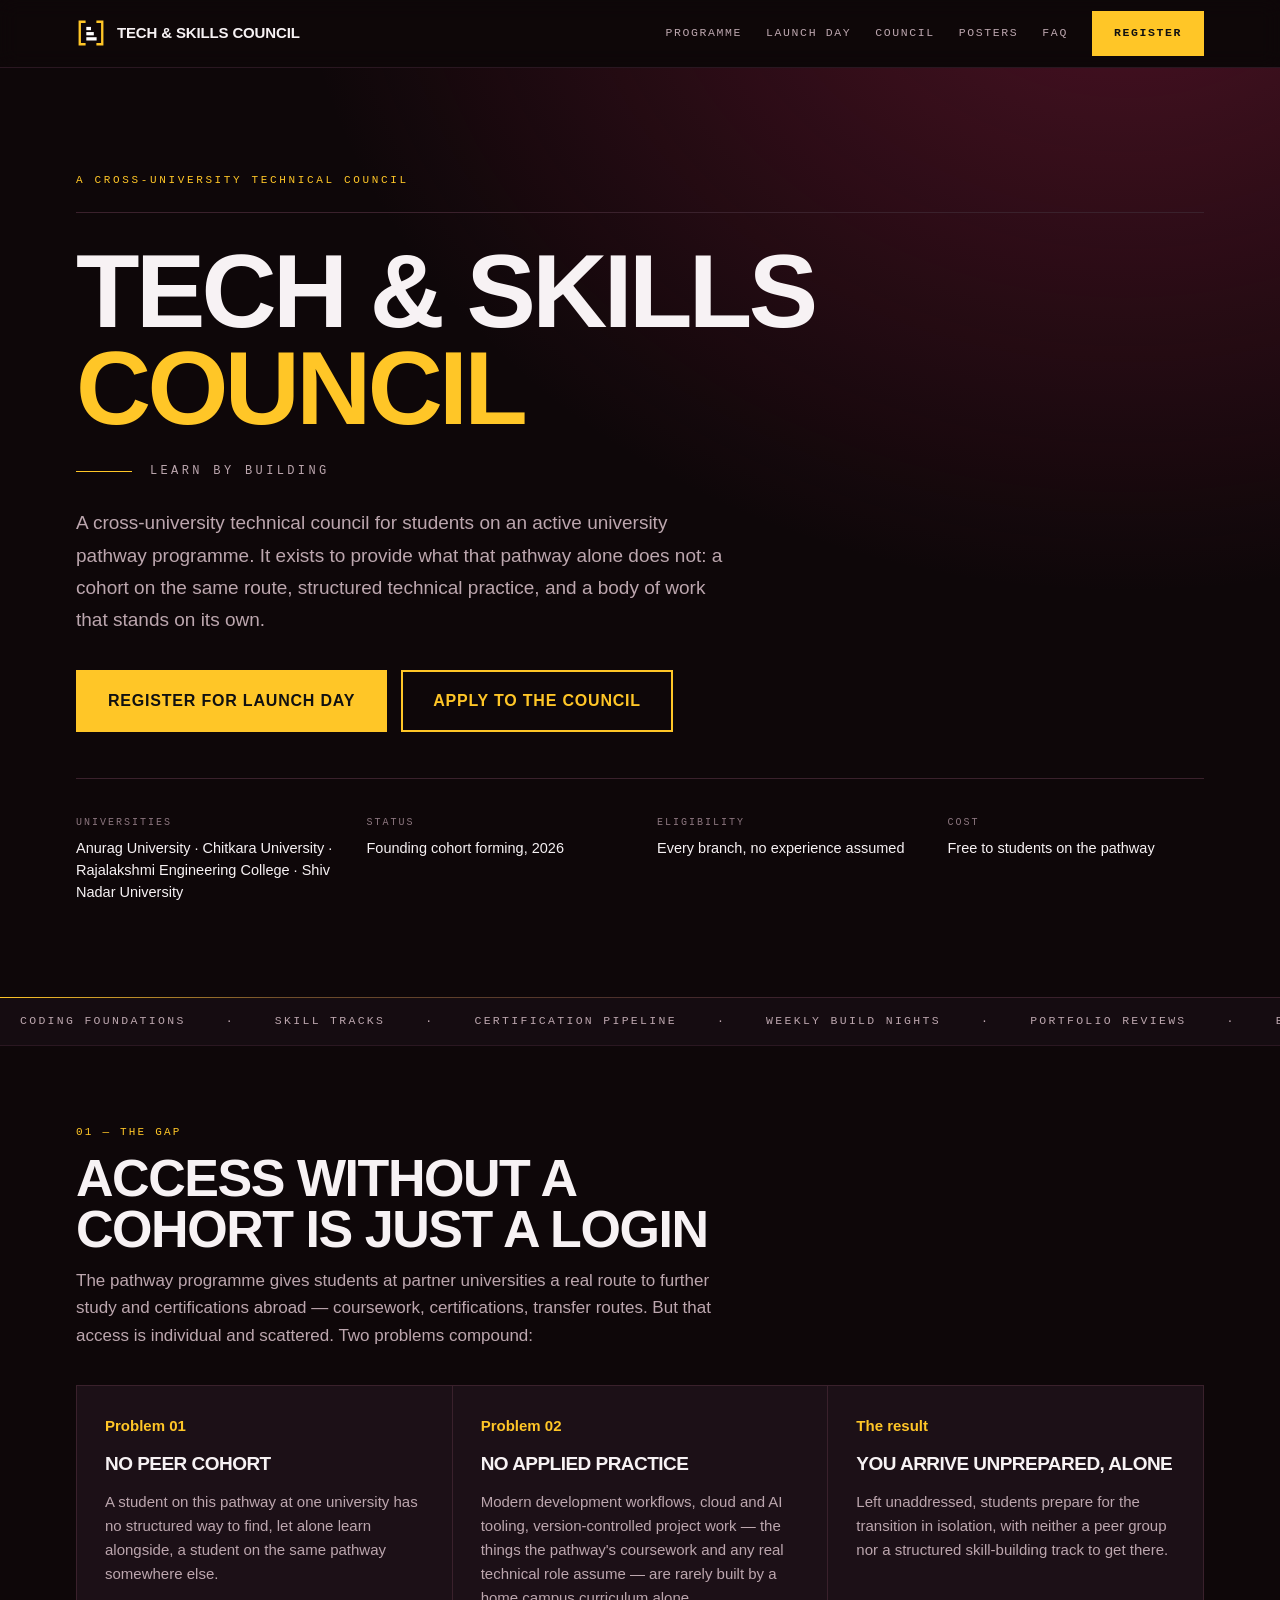
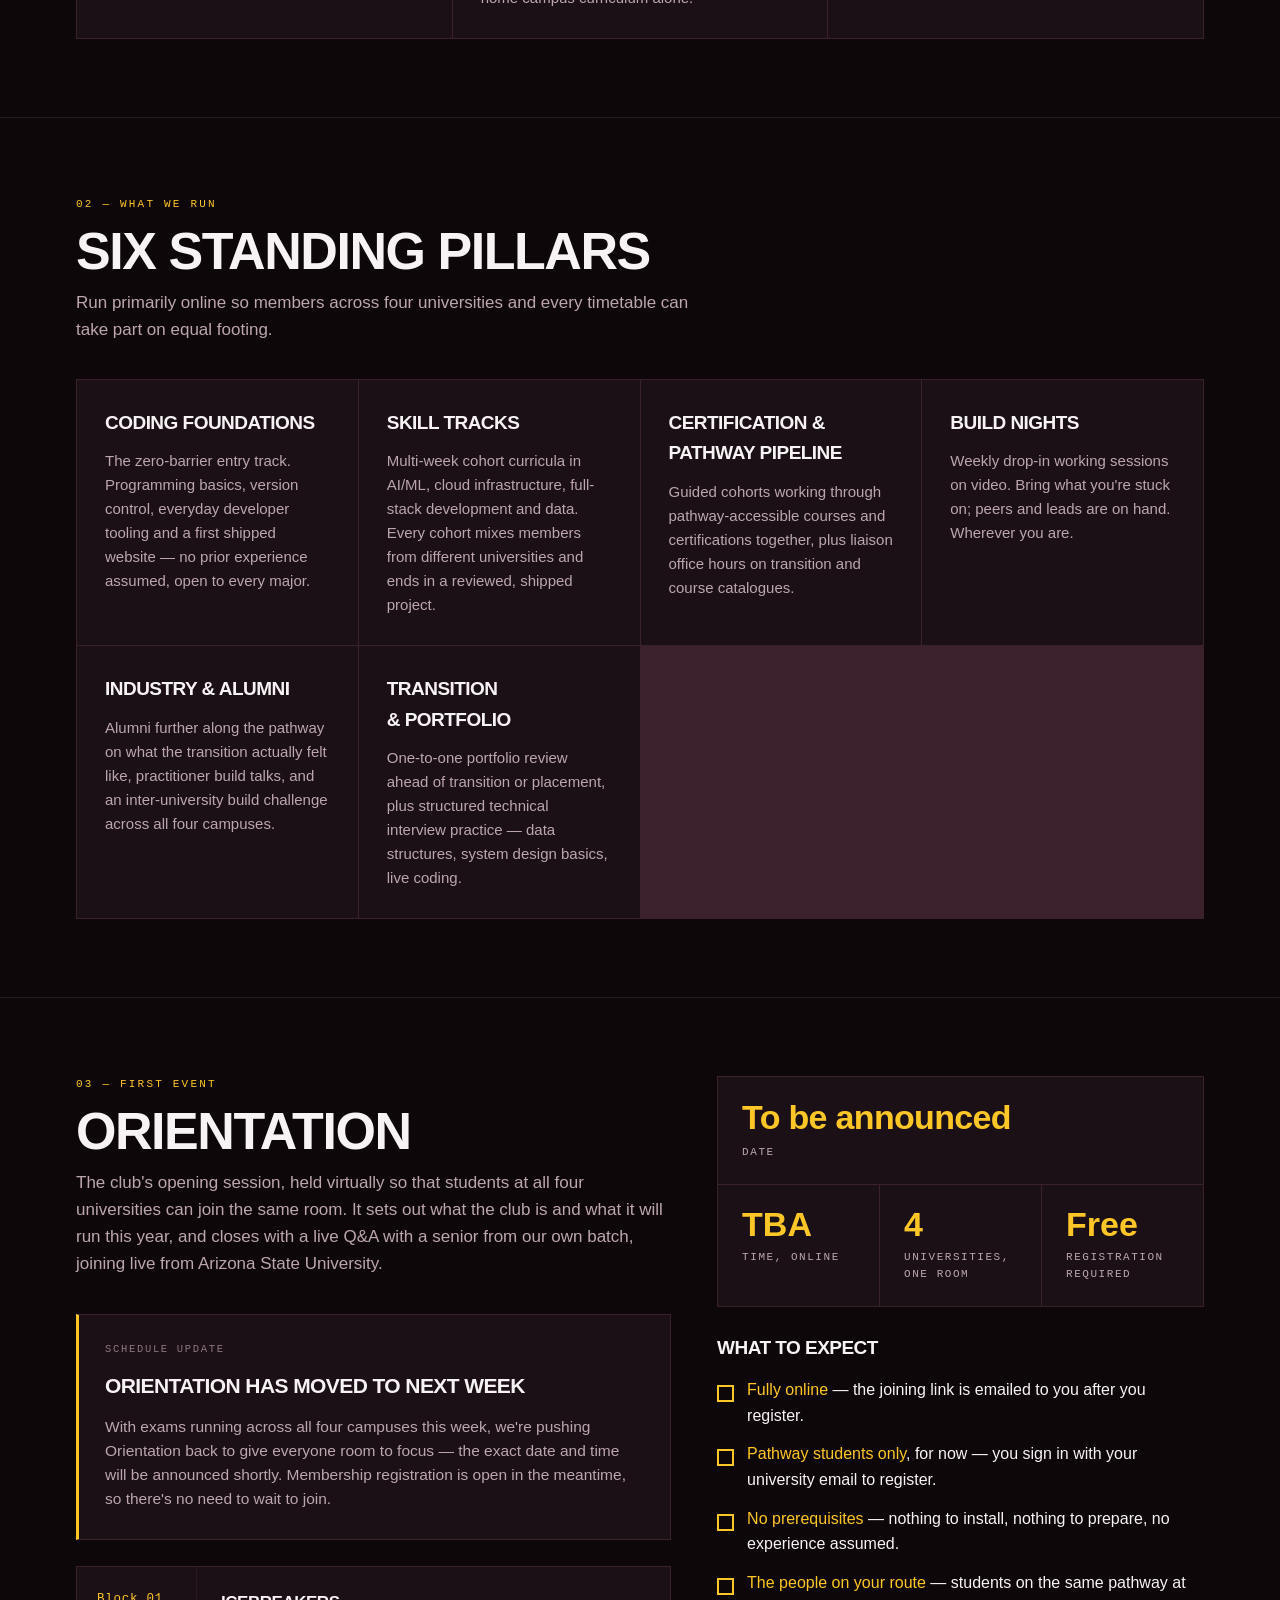
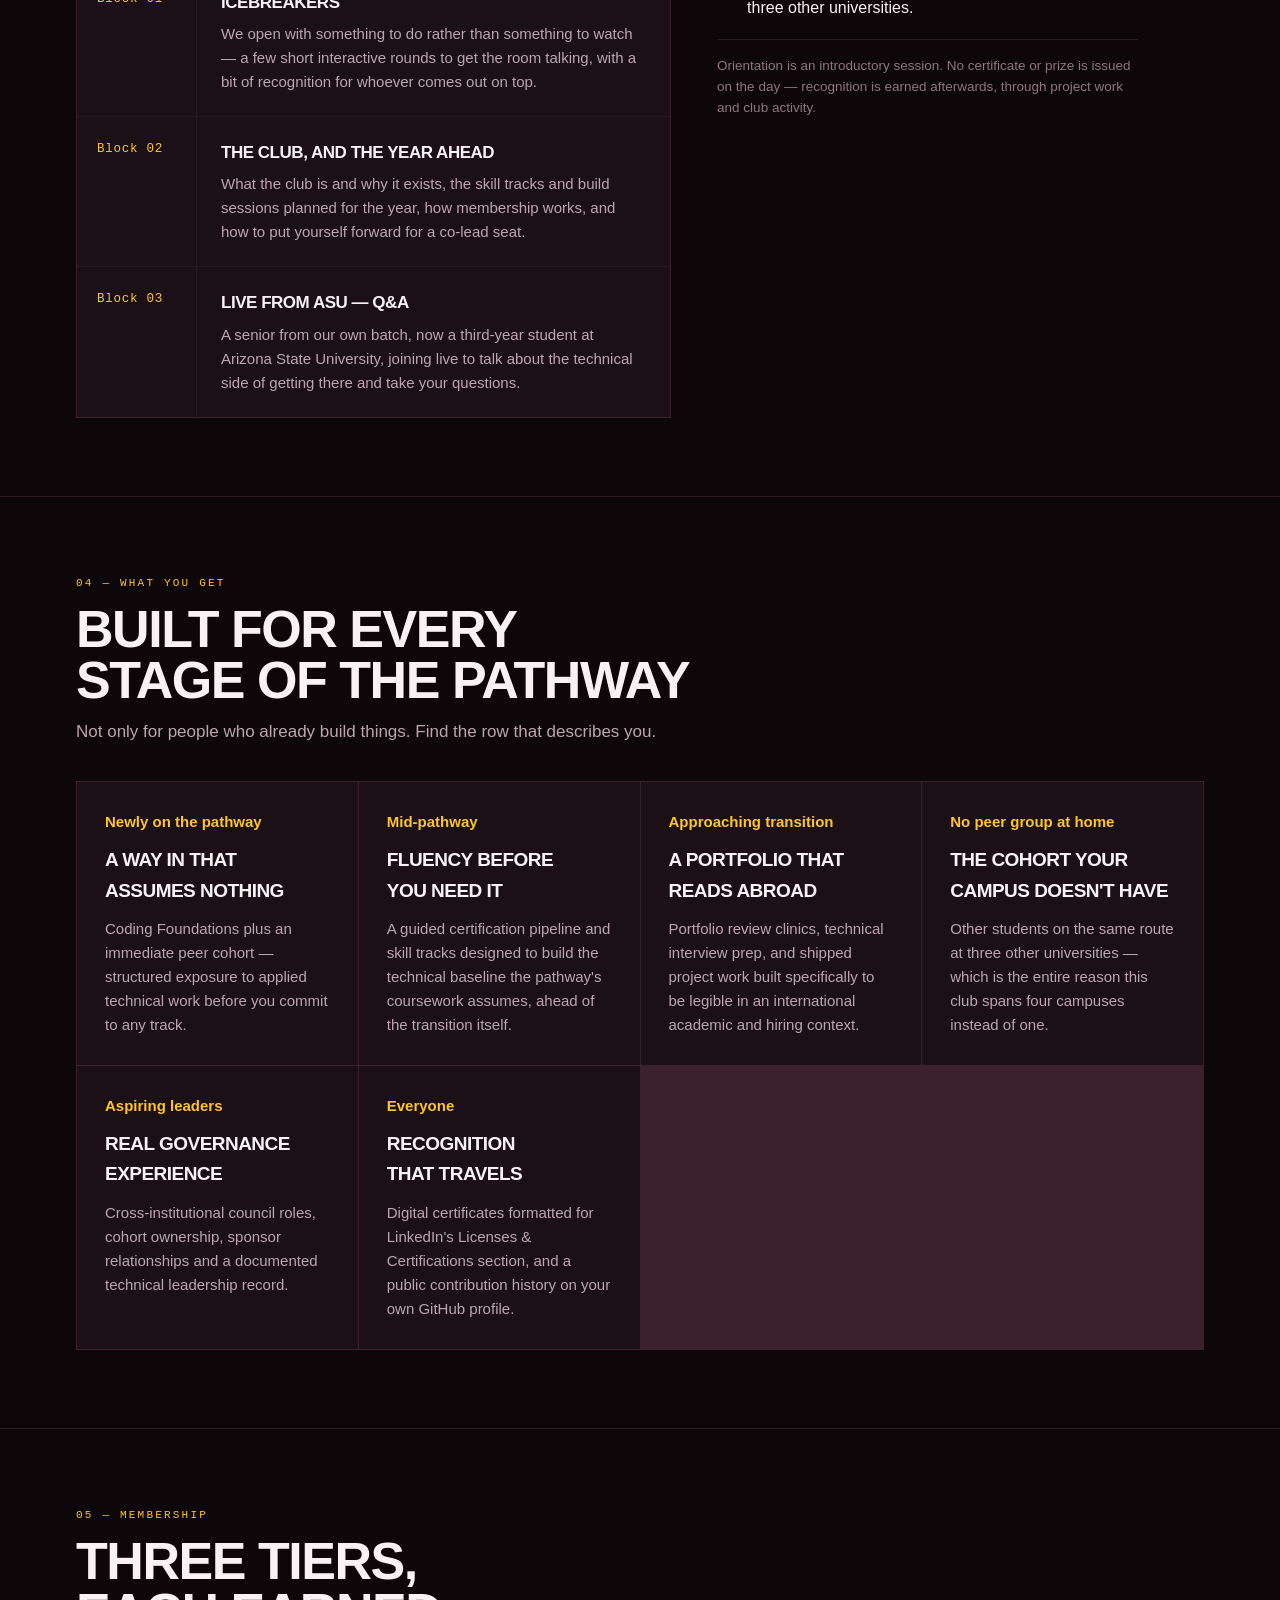
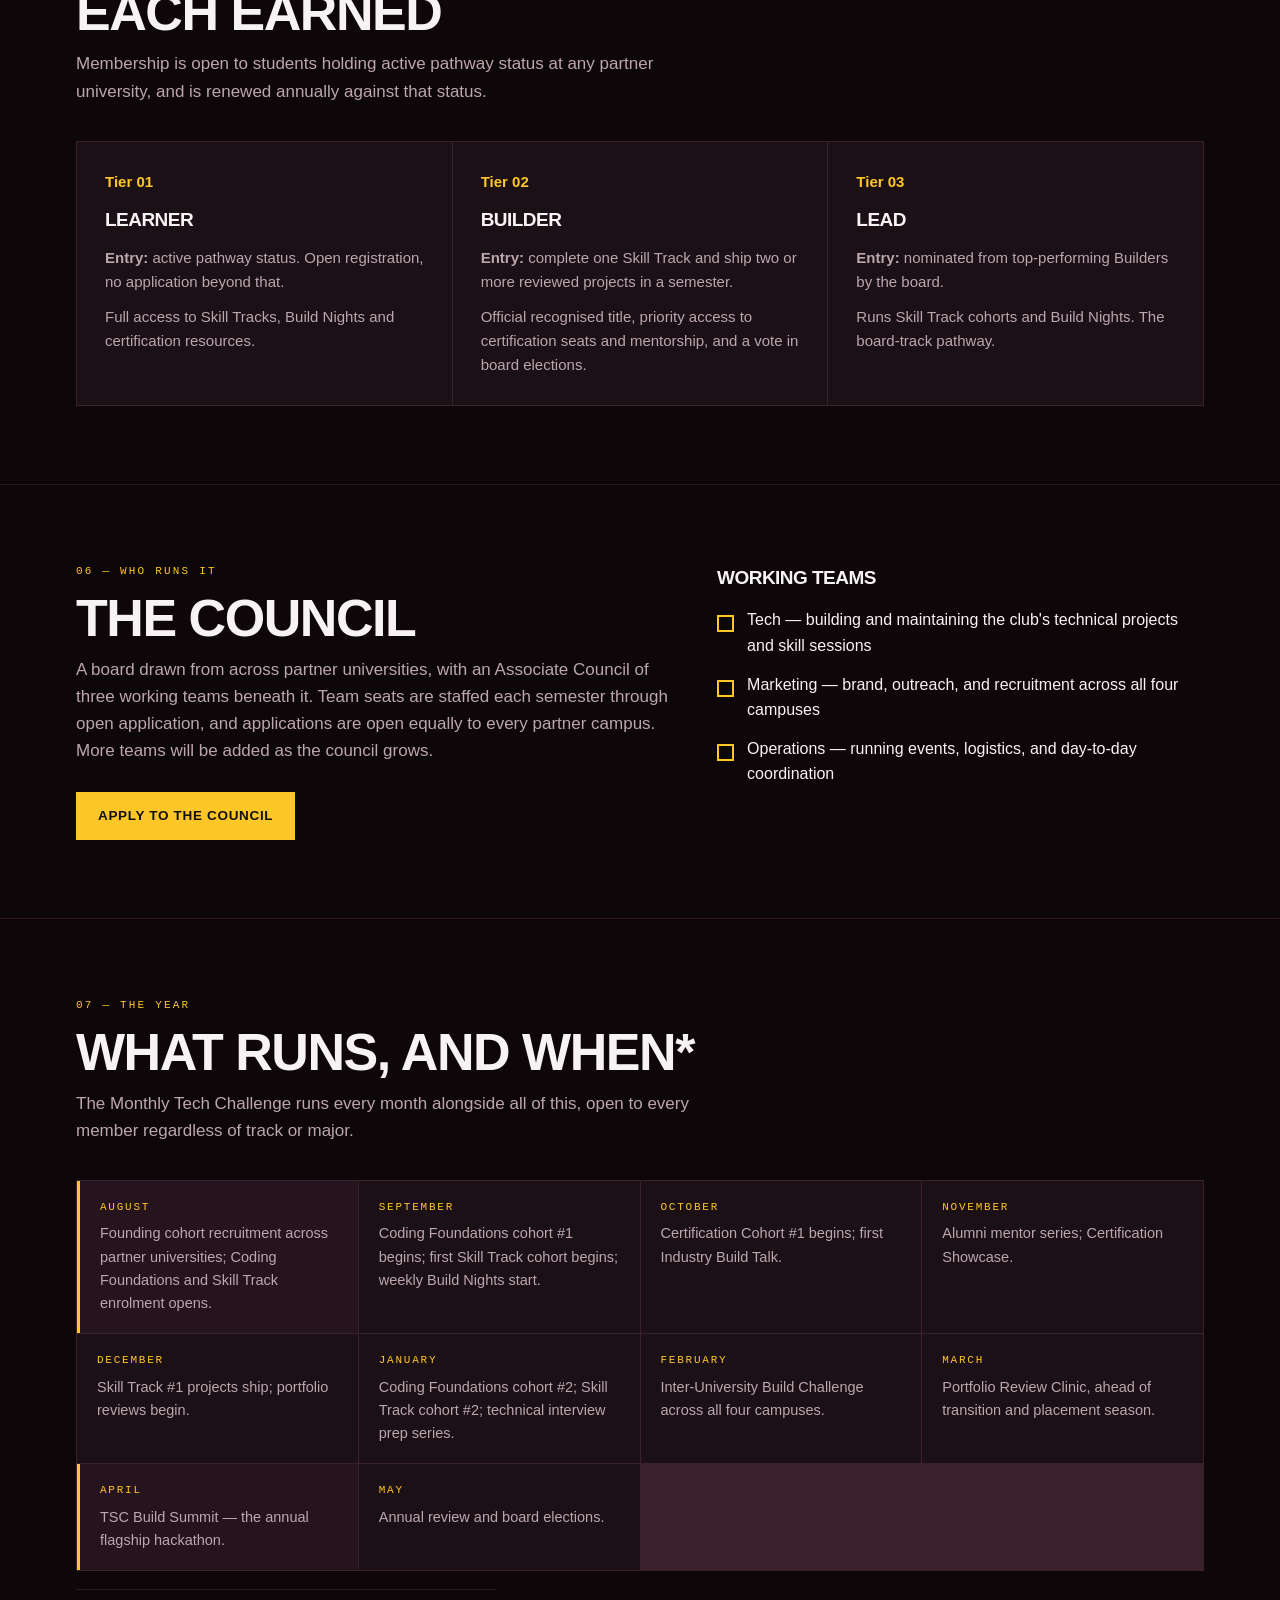
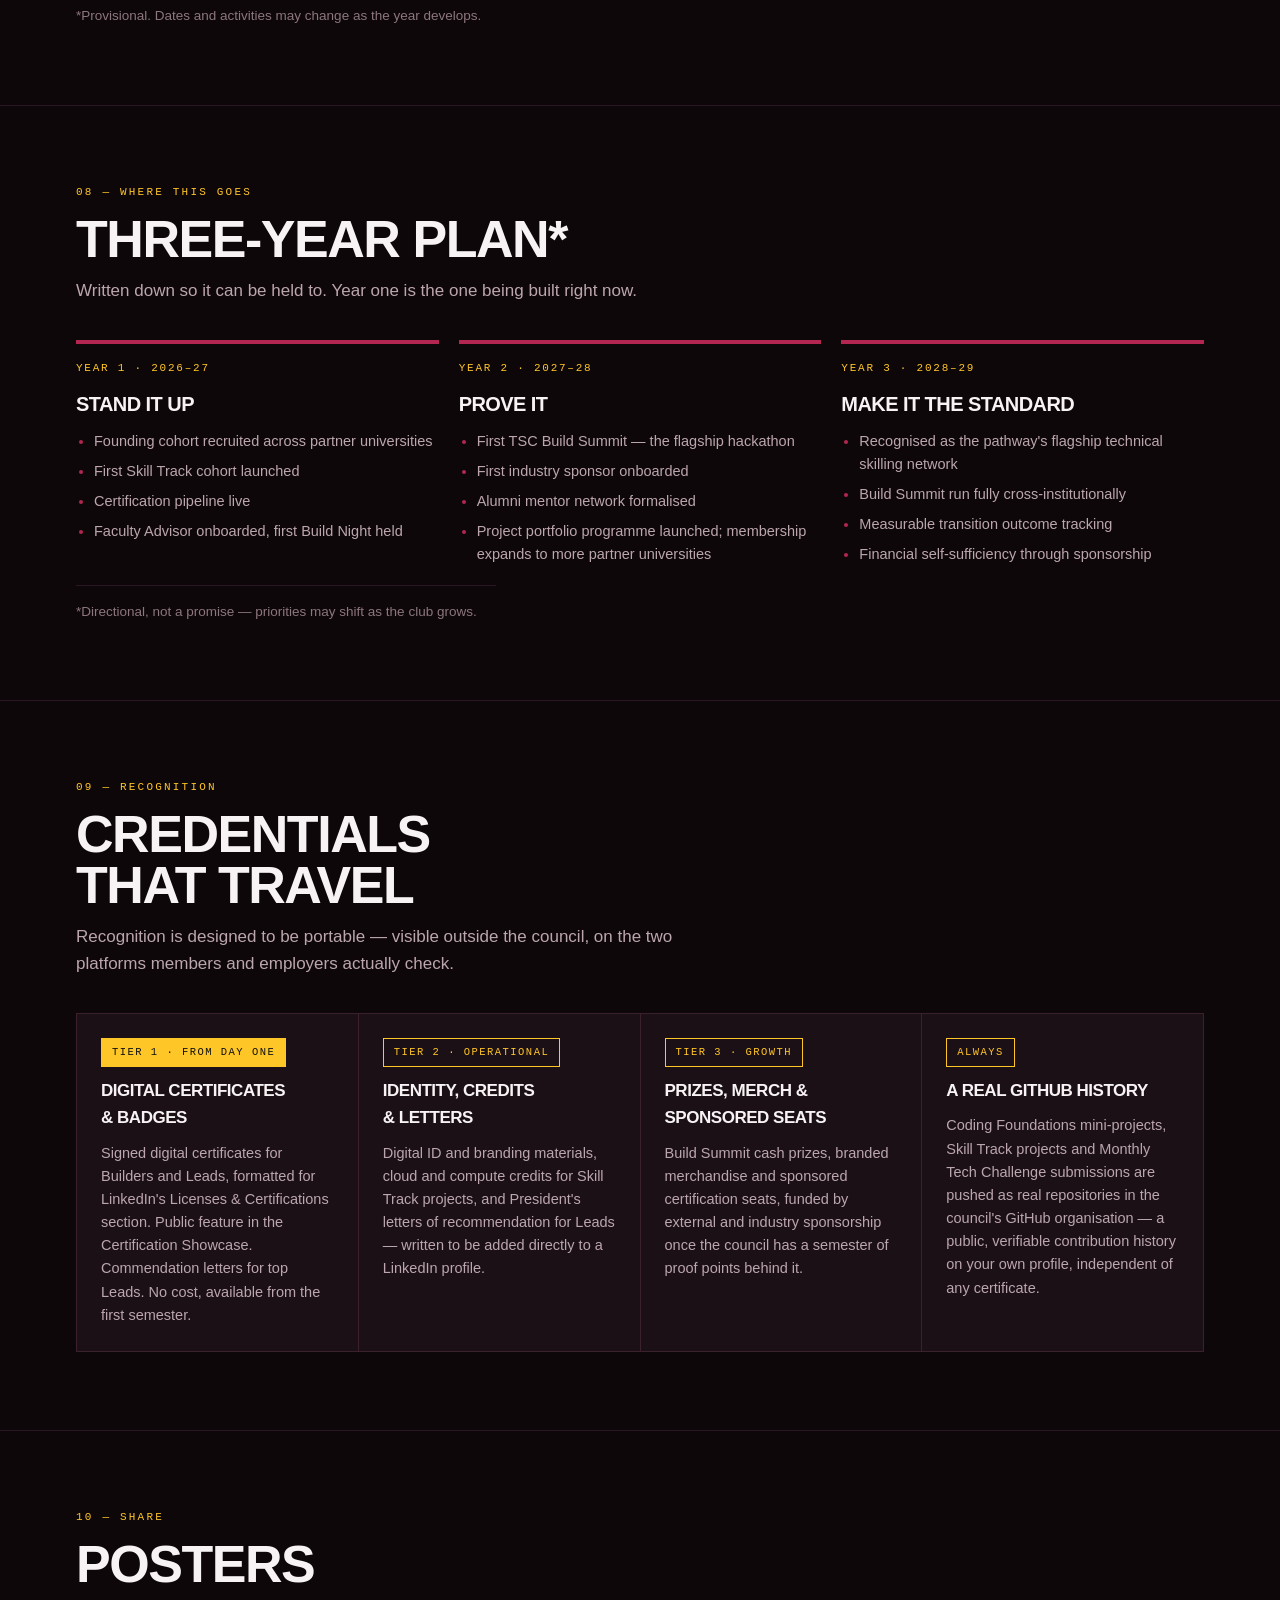
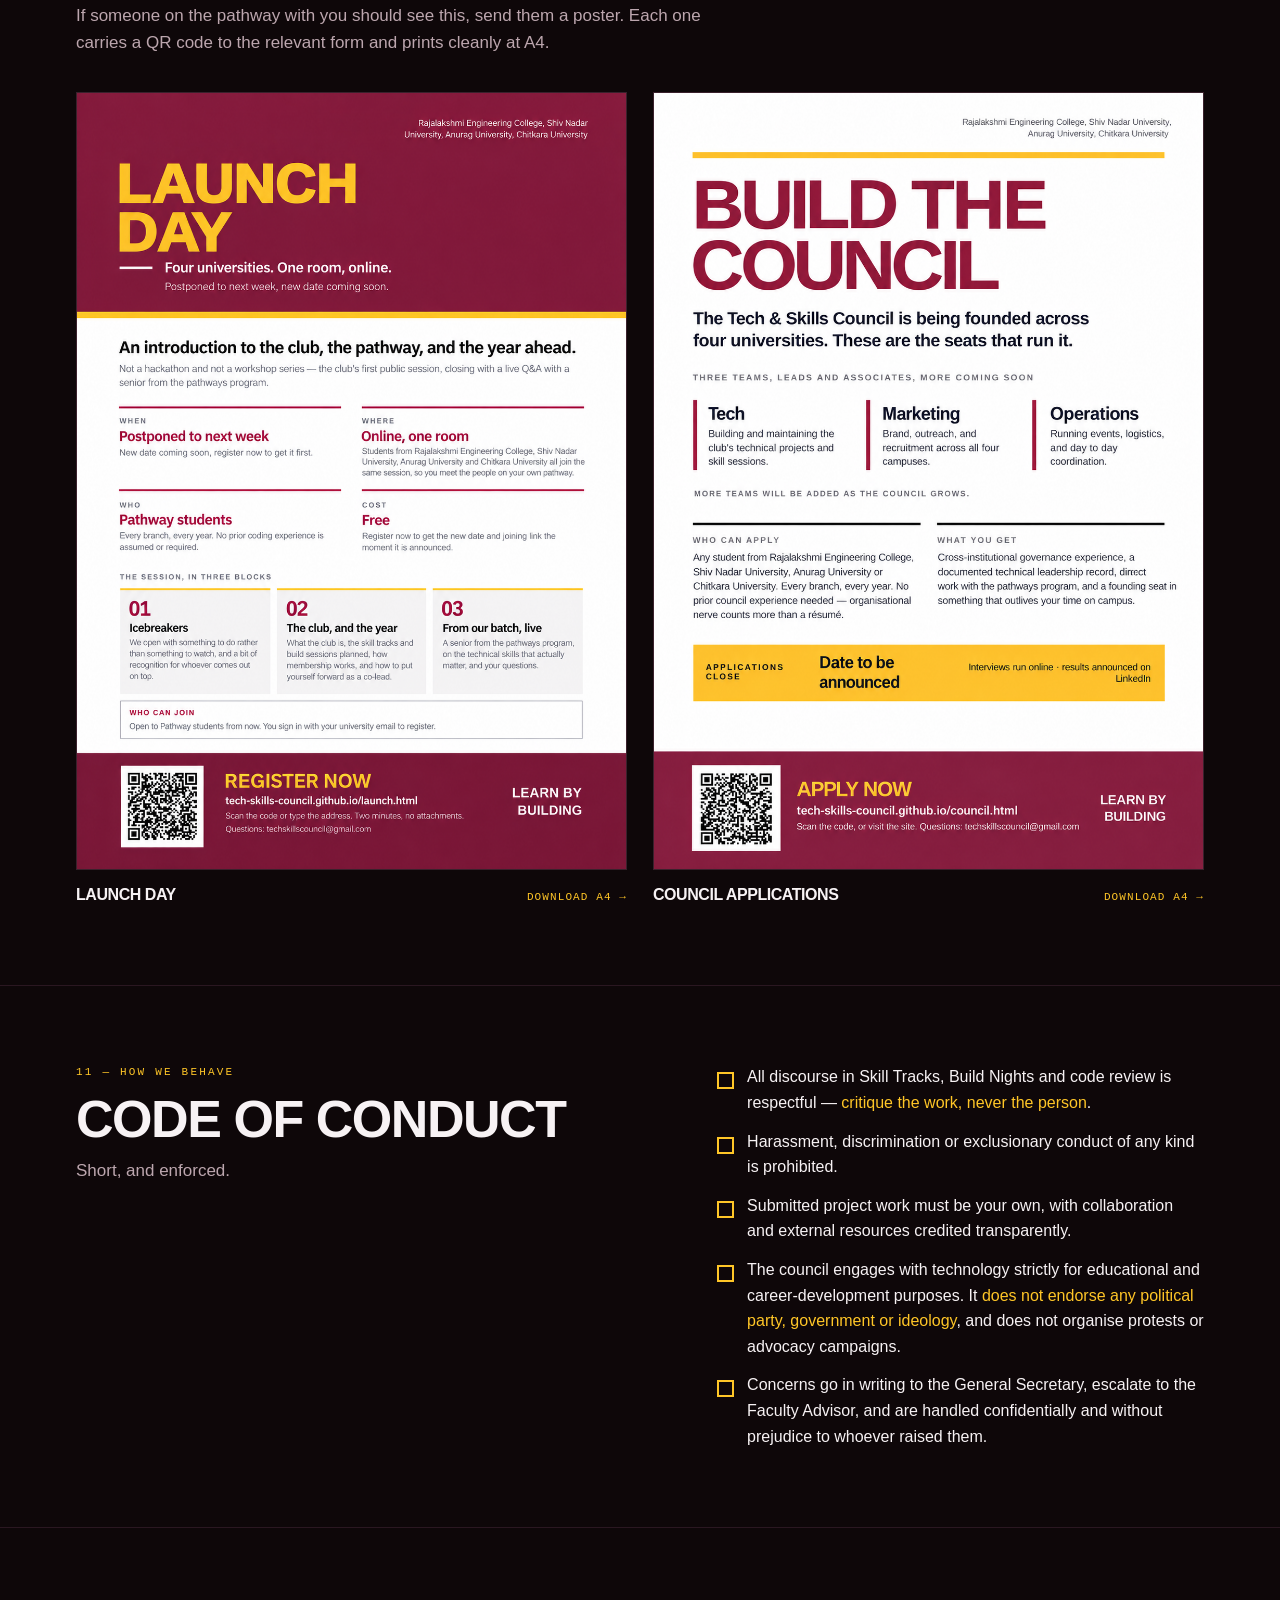
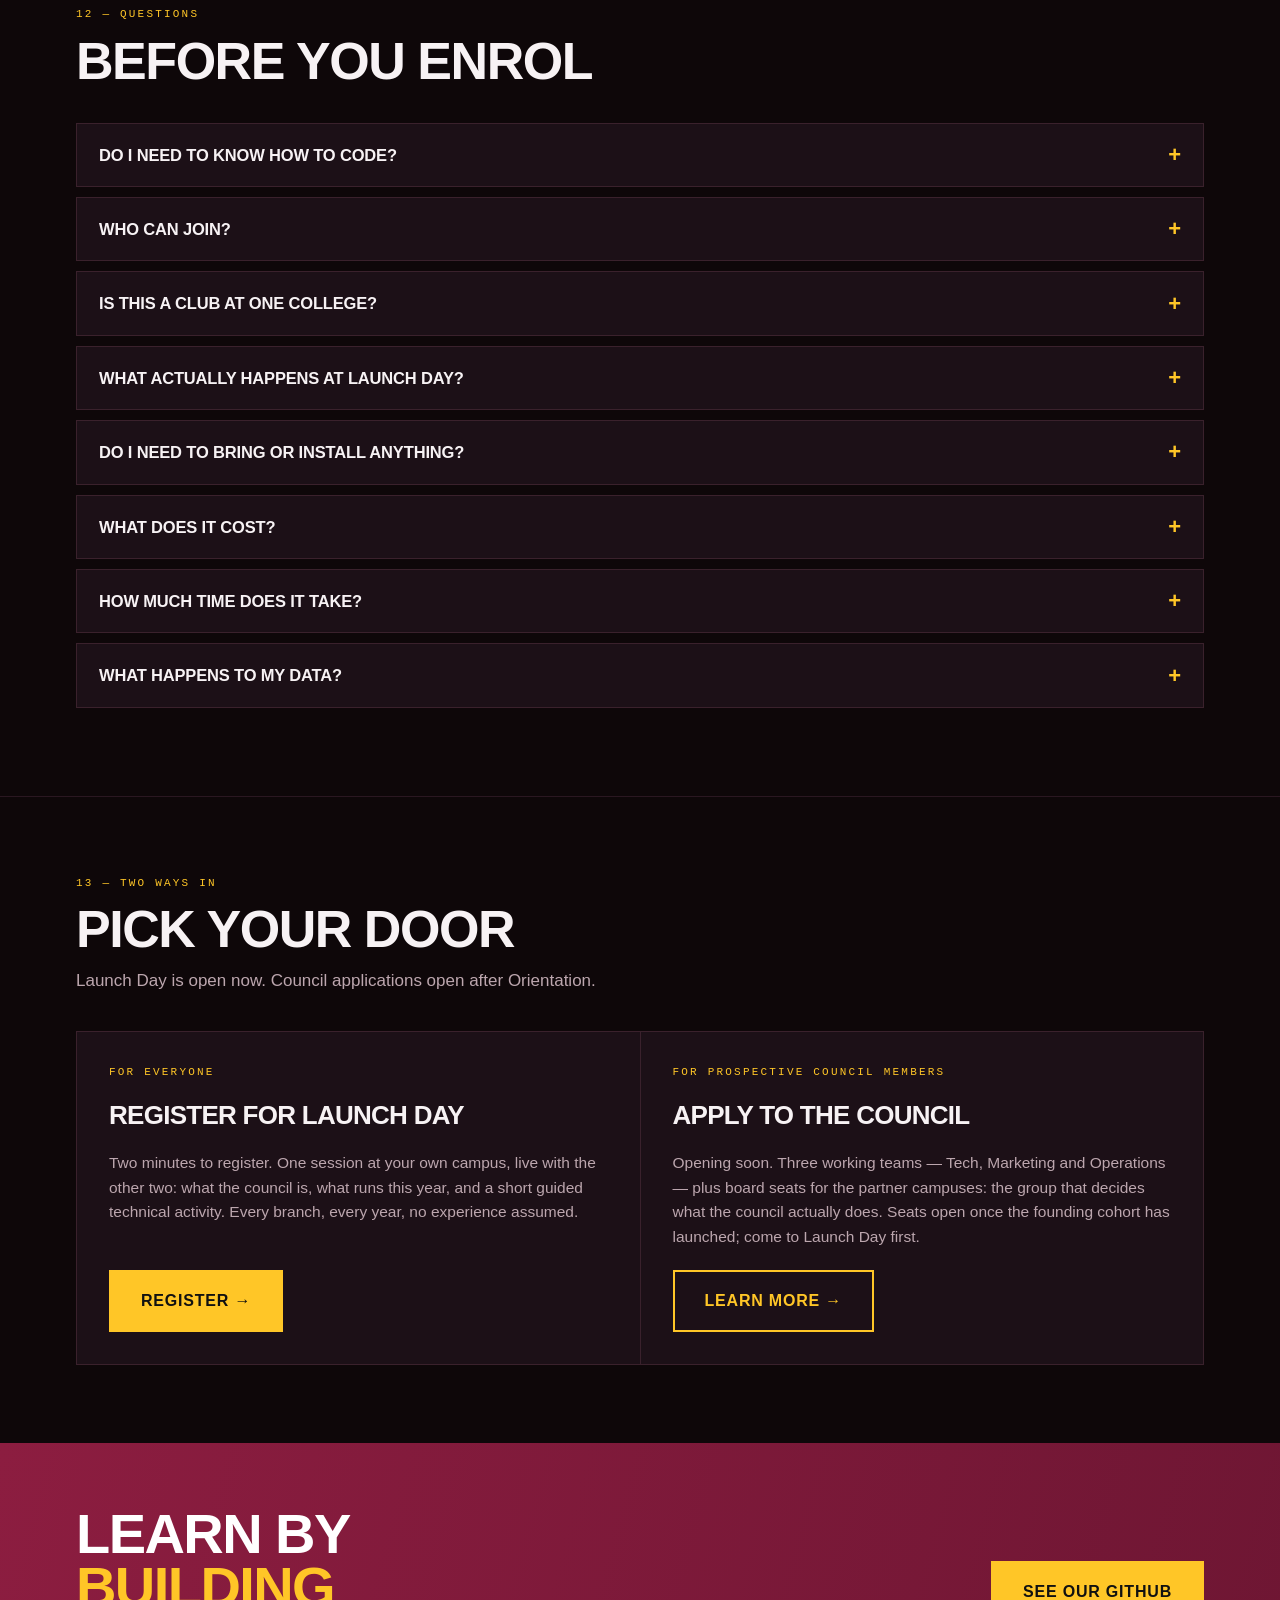
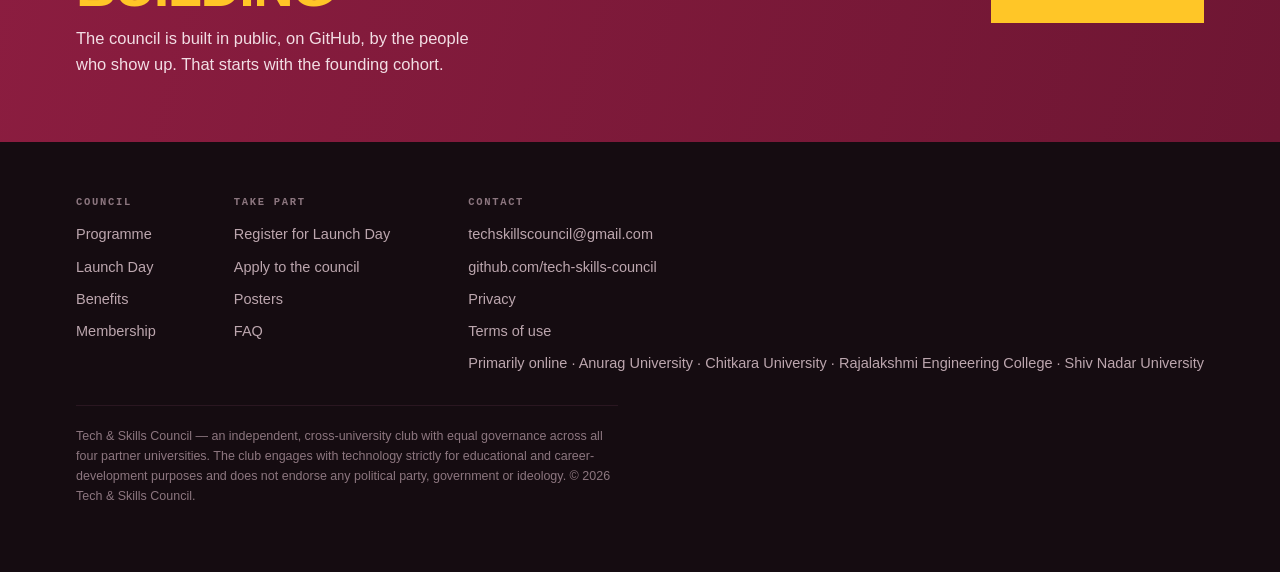
<file: index.html>
<!doctype html>
<html lang="en">
<head>
<meta charset="utf-8">
<meta name="viewport" content="width=device-width, initial-scale=1">
<meta http-equiv="Content-Security-Policy" content="default-src 'self'; base-uri 'self'; object-src 'none'; img-src 'self' data:; style-src 'self' 'unsafe-inline' https://fonts.googleapis.com; font-src 'self' https://fonts.gstatic.com; script-src 'self' 'unsafe-inline' https://challenges.cloudflare.com; frame-src https://challenges.cloudflare.com; connect-src 'self' https://*.supabase.co https://challenges.cloudflare.com; form-action 'self'">
<title>Tech &amp; Skills Council</title>
<meta name="description" content="A cross-university technical council for students at Anurag University, Chitkara University, Rajalakshmi Engineering College and Shiv Nadar University. Skill tracks, a certification pipeline, weekly build nights and reviewed project work.">
<meta name="theme-color" content="#8C1D40">
<meta property="og:title" content="Tech &amp; Skills Council">
<meta property="og:description" content="A cross-university technical council for students on an active university pathway programme.">
<meta property="og:type" content="website">
<meta property="og:image" content="https://tech-skills-council.github.io/assets/img/posters/tsc-poster1.png">
<meta property="og:url" content="https://tech-skills-council.github.io/index.html">
<meta name="twitter:card" content="summary_large_image">
<link rel="icon" href="assets/img/favicon.svg" type="image/svg+xml">
<link rel="preconnect" href="https://fonts.googleapis.com">
<link rel="preconnect" href="https://fonts.gstatic.com" crossorigin>
<link rel="stylesheet" href="https://fonts.googleapis.com/css2?family=Archivo:wght@600;700;800;900&family=IBM+Plex+Mono:wght@400;500&display=swap">
<link rel="stylesheet" href="assets/css/main.css">
</head>
<body>

<!-- opening animation -->
<div id="loader" aria-hidden="true">
  <svg class="mark" viewBox="0 0 64 64">
    <path class="bracket" d="M18 8 H8 V56 H18" fill="none" stroke="#FFC627" stroke-width="5" stroke-linecap="square"/>
    <path class="bracket" d="M46 8 H56 V56 H46" fill="none" stroke="#FFC627" stroke-width="5" stroke-linecap="square"/>
    <rect class="bar" x="22" y="41" width="22" height="7" fill="#FFFFFF"/>
    <rect class="bar" x="22" y="30" width="16" height="7" fill="#FFFFFF"/>
    <rect class="bar" x="22" y="19" width="10" height="7" fill="#FFFFFF"/>
  </svg>
  <div class="word">Learn by Building</div>
</div>

<!-- nav -->
<nav class="nav">
  <div class="wrap">
    <a class="nav-logo" href="index.html" aria-label="Tech and Skills Council — home">
      <svg viewBox="0 0 64 64" aria-hidden="true">
        <path d="M18 8 H8 V56 H18" fill="none" stroke="#FFC627" stroke-width="5" stroke-linecap="square"/>
        <path d="M46 8 H56 V56 H46" fill="none" stroke="#FFC627" stroke-width="5" stroke-linecap="square"/>
        <rect x="22" y="41" width="22" height="7" fill="#FFFFFF"/>
        <rect x="22" y="30" width="16" height="7" fill="#FFFFFF"/>
        <rect x="22" y="19" width="10" height="7" fill="#FFFFFF"/>
      </svg>
      <span>Tech &amp; Skills Council</span>
    </a>
    <div class="nav-links">
      <a href="#programme">Programme</a>
      <a href="#launch">Launch Day</a>
      <a href="#council">Council</a>
      <a href="#posters">Posters</a>
      <a href="#faq">FAQ</a>
      <a class="btn" href="launch.html">Register</a>
    </div>
  </div>
</nav>

<!-- hero -->
<header class="hero">
  <div class="wrap">
    <p class="hero-kicker">A cross-university technical council</p>

    <h1 class="hero-title">Tech &amp; Skills<span class="gold">Council</span></h1>

    <p class="hero-motto"><span>Learn by Building</span></p>

    <p class="hero-lede">
      A cross-university technical council for students on an active university pathway
      programme. It exists to provide what that pathway alone does not: a cohort on the same
      route, structured technical practice, and a body of work that stands on its own.
    </p>

    <div class="hero-cta">
      <a class="btn big" href="launch.html">Register for Launch Day</a>
      <a class="btn big ghost" href="council.html">Apply to the council</a>
    </div>

    <dl class="hero-meta">
      <div><dt>Universities</dt><dd>Anurag University &middot; Chitkara University &middot; Rajalakshmi Engineering College &middot; Shiv Nadar University</dd></div>
      <div><dt>Status</dt><dd>Founding cohort forming, 2026</dd></div>
      <div><dt>Eligibility</dt><dd>Every branch, no experience assumed</dd></div>
      <div><dt>Cost</dt><dd>Free to students on the pathway</dd></div>
    </dl>
  </div>
</header>

<div class="ticker" aria-hidden="true">
  <div class="ticker-track">
    <span>Coding Foundations</span><span>·</span><span>Skill Tracks</span><span>·</span>
    <span>Certification Pipeline</span><span>·</span><span>Weekly Build Nights</span><span>·</span>
    <span>Portfolio Reviews</span><span>·</span><span>Build Summit</span><span>·</span>
  </div>
</div>

<main>

<!-- problem -->
<section id="why">
  <div class="wrap">
    <div class="sec-head reveal">
      <span class="eyebrow">01 — The gap</span>
      <h2>Access without a cohort is just a login</h2>
      <p>
        The pathway programme gives students at partner universities a real route to further study and
        certifications abroad — coursework, certifications, transfer routes. But that access is individual and
        scattered. Two problems compound:
      </p>
    </div>

    <div class="grid-3">
      <div class="cell reveal">
        <span class="num">Problem 01</span>
        <h3>No peer cohort</h3>
        <p>A student on this pathway at one university has no structured way to find, let alone learn alongside, a student on the same pathway somewhere else.</p>
      </div>
      <div class="cell reveal">
        <span class="num">Problem 02</span>
        <h3>No applied practice</h3>
        <p>Modern development workflows, cloud and AI tooling, version-controlled project work — the things the pathway's coursework and any real technical role assume — are rarely built by a home campus curriculum alone.</p>
      </div>
      <div class="cell reveal">
        <span class="num">The result</span>
        <h3>You arrive unprepared, alone</h3>
        <p>Left unaddressed, students prepare for the transition in isolation, with neither a peer group nor a structured skill-building track to get there.</p>
      </div>
    </div>
  </div>
</section>

<!-- programme -->
<section id="programme">
  <div class="wrap">
    <div class="sec-head reveal">
      <span class="eyebrow">02 — What we run</span>
      <h2>Six standing pillars</h2>
      <p>Run primarily online so members across four universities and every timetable can take part on equal footing.</p>
    </div>

    <div class="grid-3">
      <div class="cell reveal">
        <h3>Coding Foundations</h3>
        <p>The zero-barrier entry track. Programming basics, version control, everyday developer tooling and a first shipped website — no prior experience assumed, open to every major.</p>
      </div>
      <div class="cell reveal">
        <h3>Skill Tracks</h3>
        <p>Multi-week cohort curricula in AI/ML, cloud infrastructure, full-stack development and data. Every cohort mixes members from different universities and ends in a reviewed, shipped project.</p>
      </div>
      <div class="cell reveal">
        <h3>Certification &amp; pathway pipeline</h3>
        <p>Guided cohorts working through pathway-accessible courses and certifications together, plus liaison office hours on transition and course catalogues.</p>
      </div>
      <div class="cell reveal">
        <h3>Build Nights</h3>
        <p>Weekly drop-in working sessions on video. Bring what you're stuck on; peers and leads are on hand. Wherever you are.</p>
      </div>
      <div class="cell reveal">
        <h3>Industry &amp; alumni</h3>
        <p>Alumni further along the pathway on what the transition actually felt like, practitioner build talks, and an inter-university build challenge across all four campuses.</p>
      </div>
      <div class="cell reveal">
        <h3>Transition &amp; portfolio</h3>
        <p>One-to-one portfolio review ahead of transition or placement, plus structured technical interview practice — data structures, system design basics, live coding.</p>
      </div>
    </div>
  </div>
</section>

<!-- launch day -->
<section id="launch">
  <div class="wrap">
    <div class="split">
      <div>
        <div class="sec-head reveal">
          <span class="eyebrow">03 — First event</span>
          <h2>Orientation</h2>
          <p>
            The club's opening session, held virtually so that students at all four universities can join the
            same room. It sets out what the club is and what it will run this year, and closes with a
            live Q&amp;A with a senior from our own batch, joining live from Arizona State University.
          </p>
        </div>

        <div class="auth-gate reveal" style="margin-bottom:26px">
          <span class="auth-eyebrow">Schedule update</span>
          <h3>Orientation has moved to next week</h3>
          <p>
            With exams running across all four campuses this week, we're pushing Orientation back to give
            everyone room to focus — the exact date and time will be announced shortly. Membership registration
            is open in the meantime, so there's no need to wait to join.
          </p>
        </div>

        <div class="beats reveal">
          <div class="beat">
            <div class="t">Block 01</div>
            <div class="c">
              <h4>Icebreakers</h4>
              <p>We open with something to do rather than something to watch — a few short interactive rounds to get the room talking, with a bit of recognition for whoever comes out on top.</p>
            </div>
          </div>
          <div class="beat">
            <div class="t">Block 02</div>
            <div class="c">
              <h4>The club, and the year ahead</h4>
              <p>What the club is and why it exists, the skill tracks and build sessions planned for the year, how membership works, and how to put yourself forward for a co-lead seat.</p>
            </div>
          </div>
          <div class="beat">
            <div class="t">Block 03</div>
            <div class="c">
              <h4>Live from ASU — Q&amp;A</h4>
              <p>A senior from our own batch, now a third-year student at Arizona State University, joining live to talk about the technical side of getting there and take your questions.</p>
            </div>
          </div>
        </div>
      </div>

      <div>
        <div class="stat-row reveal">
          <div class="stat stat-wide"><div class="k k-date" id="launch-date">To be announced</div><div class="v">Date</div></div>
          <div class="stat"><div class="k" id="launch-time">TBA</div><div class="v">Time, online</div></div>
          <div class="stat"><div class="k">4</div><div class="v">Universities, one room</div></div>
          <div class="stat"><div class="k">Free</div><div class="v">Registration required</div></div>
        </div>

        <div style="margin-top:26px" class="reveal">
          <h3 style="font-size:19px;margin-bottom:14px">What to expect</h3>
          <ul class="ticks">
            <li><b>Fully online</b> — the joining link is emailed to you after you register.</li>
            <li><b>Pathway students only</b>, for now — you sign in with your university email to register.</li>
            <li><b>No prerequisites</b> — nothing to install, nothing to prepare, no experience assumed.</li>
            <li><b>The people on your route</b> — students on the same pathway at three other universities.</li>
          </ul>
          <p class="fineprint">
            Orientation is an introductory session. No certificate or prize is issued on the day —
            recognition is earned afterwards, through project work and club activity.
          </p>
        </div>
      </div>
    </div>
  </div>
</section>

<!-- benefits -->
<section id="benefits">
  <div class="wrap">
    <div class="sec-head reveal">
      <span class="eyebrow">04 — What you get</span>
      <h2>Built for every stage of the pathway</h2>
      <p>Not only for people who already build things. Find the row that describes you.</p>
    </div>

    <div class="grid-3">
      <div class="cell reveal">
        <span class="num">Newly on the pathway</span>
        <h3>A way in that assumes nothing</h3>
        <p>Coding Foundations plus an immediate peer cohort — structured exposure to applied technical work before you commit to any track.</p>
      </div>
      <div class="cell reveal">
        <span class="num">Mid-pathway</span>
        <h3>Fluency before you need it</h3>
        <p>A guided certification pipeline and skill tracks designed to build the technical baseline the pathway's coursework assumes, ahead of the transition itself.</p>
      </div>
      <div class="cell reveal">
        <span class="num">Approaching transition</span>
        <h3>A portfolio that reads abroad</h3>
        <p>Portfolio review clinics, technical interview prep, and shipped project work built specifically to be legible in an international academic and hiring context.</p>
      </div>
      <div class="cell reveal">
        <span class="num">No peer group at home</span>
        <h3>The cohort your campus doesn't have</h3>
        <p>Other students on the same route at three other universities — which is the entire reason this club spans four campuses instead of one.</p>
      </div>
      <div class="cell reveal">
        <span class="num">Aspiring leaders</span>
        <h3>Real governance experience</h3>
        <p>Cross-institutional council roles, cohort ownership, sponsor relationships and a documented technical leadership record.</p>
      </div>
      <div class="cell reveal">
        <span class="num">Everyone</span>
        <h3>Recognition that travels</h3>
        <p>Digital certificates formatted for LinkedIn's Licenses &amp; Certifications section, and a public contribution history on your own GitHub profile.</p>
      </div>
    </div>
  </div>
</section>

<!-- tiers -->
<section id="tiers">
  <div class="wrap">
    <div class="sec-head reveal">
      <span class="eyebrow">05 — Membership</span>
      <h2>Three tiers, each earned</h2>
      <p>Membership is open to students holding active pathway status at any partner university, and is renewed annually against that status.</p>
    </div>

    <div class="grid-3">
      <div class="cell reveal">
        <span class="num">Tier 01</span>
        <h3>Learner</h3>
        <p><b>Entry:</b> active pathway status. Open registration, no application beyond that.</p>
        <p>Full access to Skill Tracks, Build Nights and certification resources.</p>
      </div>
      <div class="cell reveal">
        <span class="num">Tier 02</span>
        <h3>Builder</h3>
        <p><b>Entry:</b> complete one Skill Track and ship two or more reviewed projects in a semester.</p>
        <p>Official recognised title, priority access to certification seats and mentorship, and a vote in board elections.</p>
      </div>
      <div class="cell reveal">
        <span class="num">Tier 03</span>
        <h3>Lead</h3>
        <p><b>Entry:</b> nominated from top-performing Builders by the board.</p>
        <p>Runs Skill Track cohorts and Build Nights. The board-track pathway.</p>
      </div>
    </div>
  </div>
</section>

<!-- council -->
<section id="council">
  <div class="wrap">
    <div class="split">
      <div class="sec-head reveal" style="margin-bottom:0">
        <span class="eyebrow">06 — Who runs it</span>
        <h2>The council</h2>
        <p>
          A board drawn from across partner universities, with an Associate Council of three working teams beneath it.
          Team seats are staffed each semester through open application, and applications are open equally to every
          partner campus. More teams will be added as the council grows.
        </p>
        <p style="margin-top:16px">
          <a class="btn" href="council.html">Apply to the council</a>
        </p>
      </div>

      <div class="reveal">
        <h3 style="font-size:19px;margin-bottom:14px">Working teams</h3>
        <ul class="ticks">
          <li>Tech — building and maintaining the club's technical projects and skill sessions</li>
          <li>Marketing — brand, outreach, and recruitment across all four campuses</li>
          <li>Operations — running events, logistics, and day-to-day coordination</li>
        </ul>
      </div>
    </div>
  </div>
</section>

<!-- calendar -->
<section id="calendar">
  <div class="wrap">
    <div class="sec-head reveal">
      <span class="eyebrow">07 — The year</span>
      <h2>What runs, and when*</h2>
      <p>The Monthly Tech Challenge runs every month alongside all of this, open to every member regardless of track or major.</p>
    </div>

    <div class="cal">
      <div class="m flag"><span class="mo">August</span><p>Founding cohort recruitment across partner universities; Coding Foundations and Skill Track enrolment opens.</p></div>
      <div class="m"><span class="mo">September</span><p>Coding Foundations cohort #1 begins; first Skill Track cohort begins; weekly Build Nights start.</p></div>
      <div class="m"><span class="mo">October</span><p>Certification Cohort #1 begins; first Industry Build Talk.</p></div>
      <div class="m"><span class="mo">November</span><p>Alumni mentor series; Certification Showcase.</p></div>
      <div class="m"><span class="mo">December</span><p>Skill Track #1 projects ship; portfolio reviews begin.</p></div>
      <div class="m"><span class="mo">January</span><p>Coding Foundations cohort #2; Skill Track cohort #2; technical interview prep series.</p></div>
      <div class="m"><span class="mo">February</span><p>Inter-University Build Challenge across all four campuses.</p></div>
      <div class="m"><span class="mo">March</span><p>Portfolio Review Clinic, ahead of transition and placement season.</p></div>
      <div class="m flag"><span class="mo">April</span><p>TSC Build Summit — the annual flagship hackathon.</p></div>
      <div class="m"><span class="mo">May</span><p>Annual review and board elections.</p></div>
    </div>
    <p class="fineprint">*Provisional. Dates and activities may change as the year develops.</p>
  </div>
</section>

<!-- roadmap -->
<section id="roadmap">
  <div class="wrap">
    <div class="sec-head reveal">
      <span class="eyebrow">08 — Where this goes</span>
      <h2>Three-year plan*</h2>
      <p>Written down so it can be held to. Year one is the one being built right now.</p>
    </div>

    <div class="road">
      <div class="yr reveal">
        <span class="tag-y">Year 1 · 2026–27</span>
        <h3>Stand it up</h3>
        <ul>
          <li>Founding cohort recruited across partner universities</li>
          <li>First Skill Track cohort launched</li>
          <li>Certification pipeline live</li>
          <li>Faculty Advisor onboarded, first Build Night held</li>
        </ul>
      </div>
      <div class="yr reveal">
        <span class="tag-y">Year 2 · 2027–28</span>
        <h3>Prove it</h3>
        <ul>
          <li>First TSC Build Summit — the flagship hackathon</li>
          <li>First industry sponsor onboarded</li>
          <li>Alumni mentor network formalised</li>
          <li>Project portfolio programme launched; membership expands to more partner universities</li>
        </ul>
      </div>
      <div class="yr reveal">
        <span class="tag-y">Year 3 · 2028–29</span>
        <h3>Make it the standard</h3>
        <ul>
          <li>Recognised as the pathway's flagship technical skilling network</li>
          <li>Build Summit run fully cross-institutionally</li>
          <li>Measurable transition outcome tracking</li>
          <li>Financial self-sufficiency through sponsorship</li>
        </ul>
      </div>
    </div>
    <p class="fineprint">*Directional, not a promise — priorities may shift as the club grows.</p>
  </div>
</section>

<!-- badging -->
<section id="badging">
  <div class="wrap">
    <div class="sec-head reveal">
      <span class="eyebrow">09 — Recognition</span>
      <h2>Credentials that travel</h2>
      <p>Recognition is designed to be portable — visible outside the council, on the two platforms members and employers actually check.</p>
    </div>

    <div class="badges">
      <div class="bd reveal">
        <span class="pill solid">Tier 1 · From day one</span>
        <h4>Digital certificates &amp; badges</h4>
        <p>Signed digital certificates for Builders and Leads, formatted for LinkedIn's Licenses &amp; Certifications section. Public feature in the Certification Showcase. Commendation letters for top Leads. No cost, available from the first semester.</p>
      </div>
      <div class="bd reveal">
        <span class="pill">Tier 2 · Operational</span>
        <h4>Identity, credits &amp; letters</h4>
        <p>Digital ID and branding materials, cloud and compute credits for Skill Track projects, and President's letters of recommendation for Leads — written to be added directly to a LinkedIn profile.</p>
      </div>
      <div class="bd reveal">
        <span class="pill">Tier 3 · Growth</span>
        <h4>Prizes, merch &amp; sponsored seats</h4>
        <p>Build Summit cash prizes, branded merchandise and sponsored certification seats, funded by external and industry sponsorship once the council has a semester of proof points behind it.</p>
      </div>
      <div class="bd reveal">
        <span class="pill">Always</span>
        <h4>A real GitHub history</h4>
        <p>Coding Foundations mini-projects, Skill Track projects and Monthly Tech Challenge submissions are pushed as real repositories in the council's GitHub organisation — a public, verifiable contribution history on your own profile, independent of any certificate.</p>
      </div>
    </div>
  </div>
</section>

<!-- posters -->
<section id="posters">
  <div class="wrap">
    <div class="sec-head reveal">
      <span class="eyebrow">10 — Share</span>
      <h2>Posters</h2>
      <p>If someone on the pathway with you should see this, send them a poster. Each one carries a QR code to the relevant form and prints cleanly at A4.</p>
    </div>

    <div class="posters">
      <div class="poster reveal">
        <a href="assets/img/posters/tsc-poster1.png" download>
          <img src="assets/img/posters/tsc-poster1.png" alt="Orientation poster — online, date to be announced" width="1055" height="1491" loading="lazy" decoding="async">
        </a>
        <div class="cap">
          <h4>Launch Day</h4>
          <span><a href="assets/img/posters/tsc-poster1.png" download>Download A4 →</a></span>
        </div>
      </div>
      <div class="poster reveal">
        <a href="assets/img/posters/tsc-poster2.png" download>
          <img src="assets/img/posters/tsc-poster2.png" alt="Council invitation poster — apply for a council seat" width="1055" height="1491" loading="lazy" decoding="async">
        </a>
        <div class="cap">
          <h4>Council applications</h4>
          <span><a href="assets/img/posters/tsc-poster2.png" download>Download A4 →</a></span>
        </div>
      </div>
    </div>
  </div>
</section>

<!-- conduct -->
<section id="conduct">
  <div class="wrap">
    <div class="split">
      <div class="sec-head reveal" style="margin-bottom:0">
        <span class="eyebrow">11 — How we behave</span>
        <h2>Code of conduct</h2>
        <p>Short, and enforced.</p>
      </div>
      <div class="reveal">
        <ul class="ticks">
          <li>All discourse in Skill Tracks, Build Nights and code review is respectful — <b>critique the work, never the person</b>.</li>
          <li>Harassment, discrimination or exclusionary conduct of any kind is prohibited.</li>
          <li>Submitted project work must be your own, with collaboration and external resources credited transparently.</li>
          <li>The council engages with technology strictly for educational and career-development purposes. It <b>does not endorse any political party, government or ideology</b>, and does not organise protests or advocacy campaigns.</li>
          <li>Concerns go in writing to the General Secretary, escalate to the Faculty Advisor, and are handled confidentially and without prejudice to whoever raised them.</li>
        </ul>
      </div>
    </div>
  </div>
</section>

<!-- faq -->
<section id="faq">
  <div class="wrap">
    <div class="sec-head reveal">
      <span class="eyebrow">12 — Questions</span>
      <h2>Before you enrol</h2>
    </div>

    <div class="reveal">
      <details>
        <summary>Do I need to know how to code?</summary>
        <p>No. Coding Foundations exists precisely for people who don't — programming basics, version control and everyday tooling, with no prior experience assumed. Tech literacy is treated as valuable across every major, not only computing degrees, because the pathway's coursework increasingly assumes a baseline of it regardless of field.</p>
      </details>
      <details>
        <summary>Who can join?</summary>
        <p>Any student holding active pathway status at a partner university — currently Anurag University, Chitkara University, Rajalakshmi Engineering College and Shiv Nadar University. Membership is renewed annually against your pathway status, not against any one university's own registration.</p>
      </details>
      <details>
        <summary>Is this a club at one college?</summary>
        <p>No. The club is an independent, cross-university organisation spanning all four partner universities. No single university holds special authority over it — governance, recognition and records are shared equally across all of them.</p>
      </details>
      <details>
        <summary>What actually happens at Launch Day?</summary>
        <p>It is the club's opening session, and it runs for roughly one hour. An opening address covering what the club is, the pathway and the year ahead; few short guided technical activities in mixed teams across the four universities; and a closing block with a senior from third year, live from ASU, sharing their experience and advice.</p>
      </details>
      <details>
        <summary>Do I need to bring or install anything?</summary>
        <p>No. A laptop is useful for the activity and the registration form asks whether you can bring one, but if you cannot you will be paired with someone who can. There is nothing to install and nothing to prepare.</p>
      </details>
      <details>
        <summary>What does it cost?</summary>
        <p>Nothing. Membership, Skill Tracks, Build Nights and Launch Day are free to students on the pathway.</p>
      </details>
      <details>
        <summary>How much time does it take?</summary>
        <p>Build Nights are weekly and drop-in. Skill Tracks run over several weeks with one cohort session a week plus your own project time. Monthly Tech Challenges are deliberately lightweight. You set the pace beyond the track you enrol in.</p>
      </details>
      <details>
        <summary>What happens to my data?</summary>
        <p>Enrolment details are stored securely, accessed only by the team that needs them, and are never shared outside the council without your explicit consent. You can ask us to delete your record at any time by emailing the council.</p>
      </details>
    </div>
  </div>
</section>

</main>

<!-- two doors -->
<section id="join" style="border-bottom:none">
  <div class="wrap">
    <div class="sec-head reveal">
      <span class="eyebrow">13 — Two ways in</span>
      <h2>Pick your door</h2>
      <p id="join-note">Launch Day is open now. Council applications open after Orientation — most council applicants come through Launch Day first.</p>
    </div>

    <div class="doors">
      <div class="door reveal">
        <span class="eyebrow">For everyone</span>
        <h3>Register for Launch Day</h3>
        <p>
          Two minutes to register. One session at your own campus, live with the other two: what the council is,
          what runs this year, and a short guided technical activity. Every branch, every year, no experience assumed.
        </p>
        <a class="btn big" href="launch.html">Register →</a>
      </div>
      <div class="door reveal" id="join-council-door">
        <span class="eyebrow">For prospective council members</span>
        <h3>Apply to the council</h3>
        <p id="join-council-copy">
          Fifteen minutes. Three working teams — Tech, Marketing and Operations — plus board seats for the partner
          campuses: the group that decides what the council actually does. No prior council experience is
          required; the written answers are read first.
        </p>
        <a class="btn big ghost" href="council.html" id="join-council-cta">Apply →</a>
      </div>
    </div>
  </div>
</section>

<section class="band">
  <div class="wrap">
    <div>
      <h2>Learn by<span>Building</span></h2>
      <p>The council is built in public, on GitHub, by the people who show up. That starts with the founding cohort.</p>
    </div>
    <a class="btn big" href="https://github.com/tech-skills-council">See our GitHub</a>
  </div>
</section>

<footer>
  <div class="wrap">
    <div class="f-col">
      <h5>Council</h5>
      <a href="#programme">Programme</a>
      <a href="#launch">Launch Day</a>
      <a href="#benefits">Benefits</a>
      <a href="#tiers">Membership</a>
    </div>
    <div class="f-col">
      <h5>Take part</h5>
      <a href="launch.html">Register for Launch Day</a>
      <a href="council.html">Apply to the council</a>
      <a href="#posters">Posters</a>
      <a href="#faq">FAQ</a>
    </div>
    <div class="f-col">
      <h5>Contact</h5>
      <a href="mailto:techskillscouncil@gmail.com">techskillscouncil@gmail.com</a>
      <a href="https://github.com/tech-skills-council">github.com/tech-skills-council</a>
      <a href="privacy.html">Privacy</a>
      <a href="terms.html">Terms of use</a>
      <span>Primarily online · Anurag University · Chitkara University · Rajalakshmi Engineering College · Shiv Nadar University</span>
    </div>
    <p class="f-legal">
      Tech &amp; Skills Council — an independent, cross-university club with equal governance across all four
      partner universities. The club engages with technology strictly for educational and career-development
      purposes and does not endorse any political party, government or ideology.
      © <span id="year">2026</span> Tech &amp; Skills Council.
    </p>
  </div>
</footer>

<script src="config.js"></script>
<script src="assets/js/main.js"></script>
<script>
  (function () {
    var cfg = window.TSC_CONFIG || {};
    var date = document.getElementById('launch-date');
    if (date && cfg.LAUNCH_DATE_LABEL && cfg.LAUNCH_DATE_LABEL !== 'Date to be announced') {
      date.textContent = cfg.LAUNCH_DATE_LABEL;
    }
    var dur = document.getElementById('launch-duration');
    if (dur && cfg.LAUNCH_DURATION_LABEL) {
      dur.textContent = cfg.LAUNCH_DURATION_LABEL;
    }
    var time = document.getElementById('launch-time');
    if (time && cfg.LAUNCH_TIME_LABEL) {
      time.textContent = cfg.LAUNCH_TIME_LABEL;
    }

    /* Council applications are opened and closed from config.js — see the
       same flag in council.html. Reflect it here too, so "Pick your door"
       doesn't invite people into a form that just shows a closed notice. */
    if (!cfg.COUNCIL_APPLICATIONS_OPEN) {
      var joinNote = document.getElementById('join-note');
      if (joinNote) joinNote.textContent = 'Launch Day is open now. Council applications open after Orientation.';

      var councilCopy = document.getElementById('join-council-copy');
      if (councilCopy) councilCopy.textContent =
        'Opening soon. Three working teams — Tech, Marketing and Operations — plus board seats for the partner ' +
        'campuses: the group that decides what the council actually does. Seats open once the founding cohort has ' +
        'launched; come to Launch Day first.';

      var councilCta = document.getElementById('join-council-cta');
      if (councilCta) councilCta.textContent = 'Learn more →';
    }
  })();
</script>
</body>
</html>
</file>
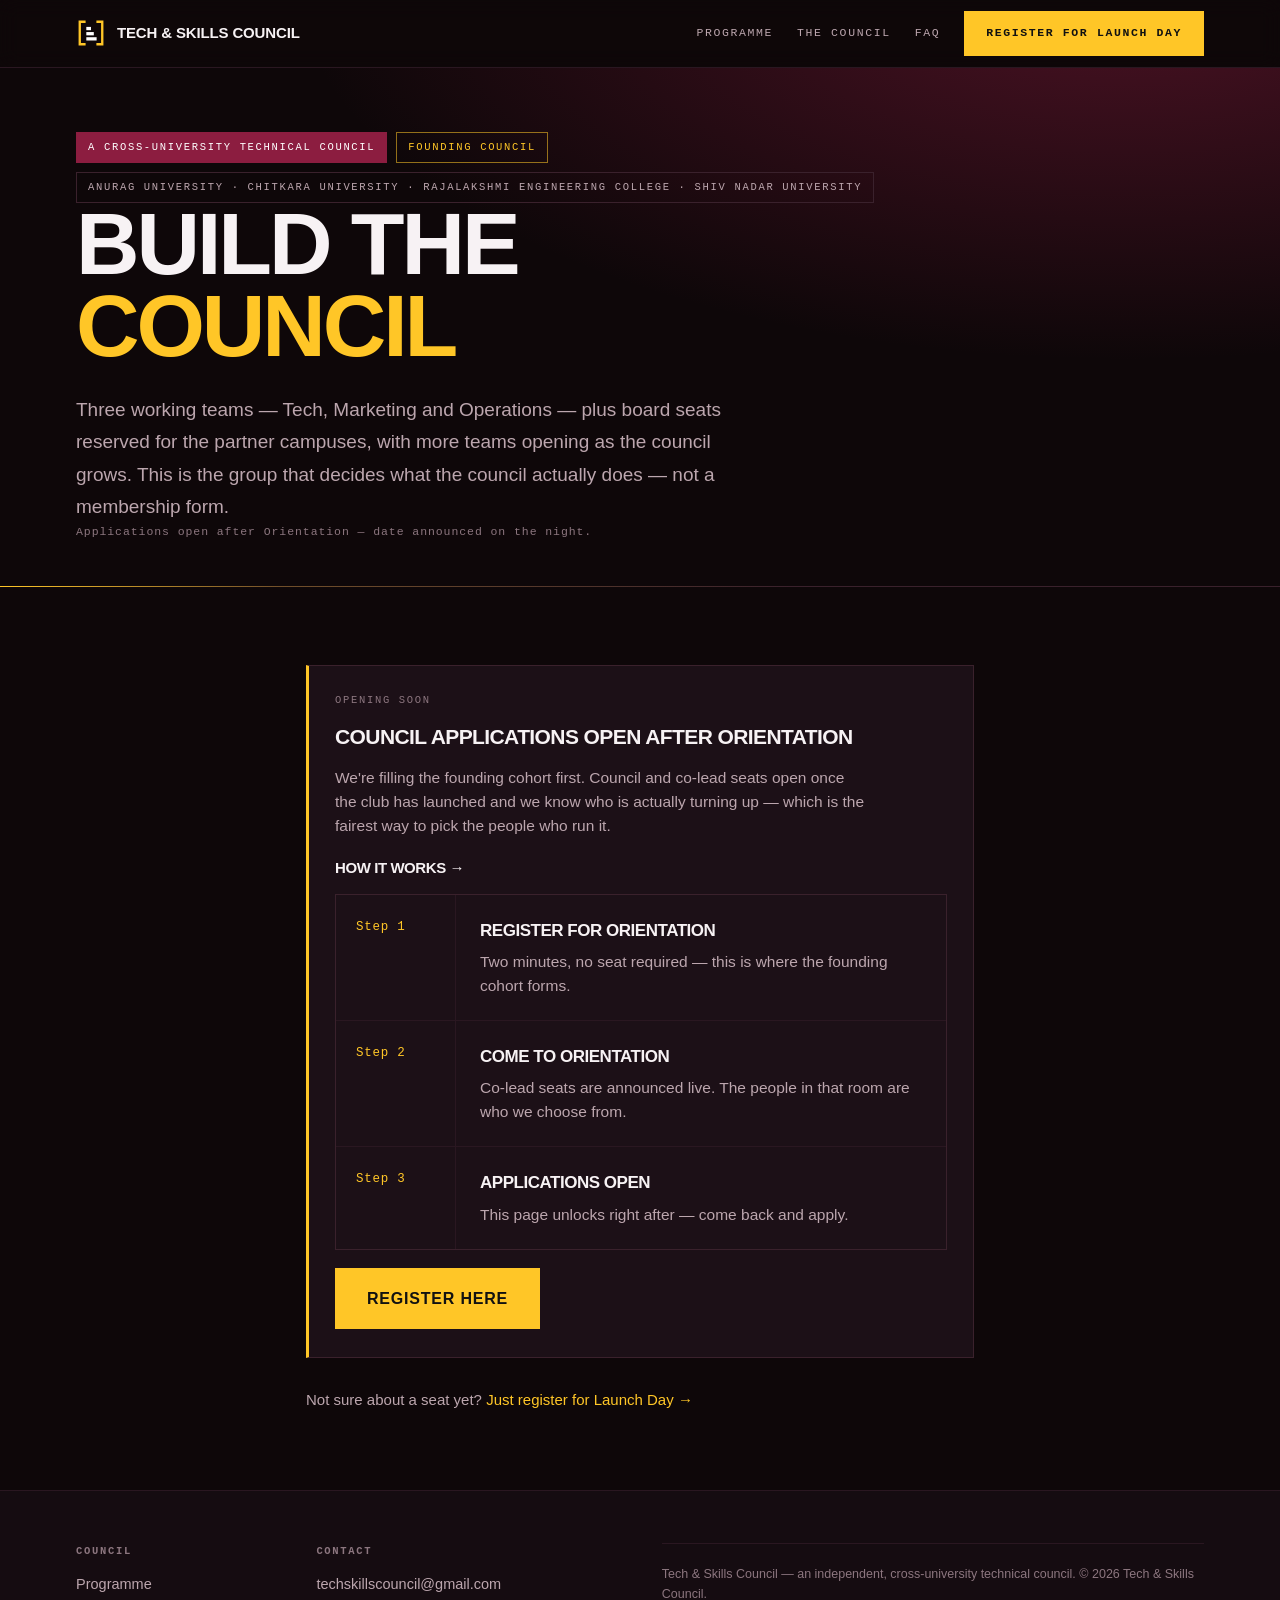
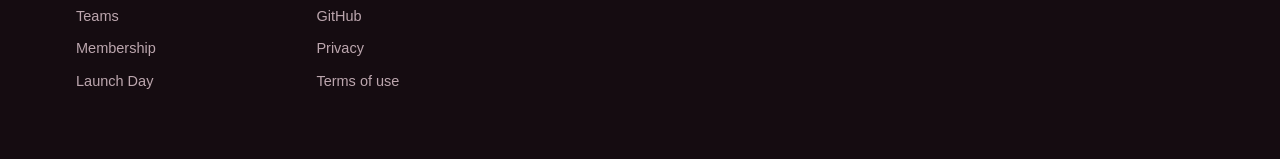
<file: council.html>
<!doctype html>
<html lang="en">
<head>
<meta charset="utf-8">
<meta name="viewport" content="width=device-width, initial-scale=1">
<meta http-equiv="Content-Security-Policy" content="default-src 'self'; base-uri 'self'; object-src 'none'; img-src 'self' data:; style-src 'self' 'unsafe-inline' https://fonts.googleapis.com; font-src 'self' https://fonts.gstatic.com; script-src 'self' 'unsafe-inline' https://challenges.cloudflare.com; frame-src https://challenges.cloudflare.com; connect-src 'self' https://*.supabase.co https://challenges.cloudflare.com; form-action 'self' https://accounts.google.com https://*.supabase.co">
<title>Apply to the council — Tech &amp; Skills Council</title>
<meta name="description" content="Apply for a seat on the founding council of the Tech &amp; Skills Council — three working teams across Anurag University, Chitkara University, Rajalakshmi Engineering College and Shiv Nadar University.">
<meta name="theme-color" content="#8C1D40">
<meta property="og:title" content="Apply to the council — Tech &amp; Skills Council">
<meta property="og:description" content="Three working teams and board seats, open to every partner campus.">
<meta property="og:type" content="website">
<meta property="og:image" content="https://tech-skills-council.github.io/assets/img/posters/tsc-poster2.png">
<meta property="og:url" content="https://tech-skills-council.github.io/council.html">
<meta name="twitter:card" content="summary_large_image">
<link rel="icon" href="assets/img/favicon.svg" type="image/svg+xml">
<link rel="preconnect" href="https://fonts.googleapis.com">
<link rel="preconnect" href="https://fonts.gstatic.com" crossorigin>
<link rel="stylesheet" href="https://fonts.googleapis.com/css2?family=Archivo:wght@600;700;800;900&family=IBM+Plex+Mono:wght@400;500&display=swap">
<link rel="stylesheet" href="assets/css/main.css">
</head>
<body>

<nav class="nav">
  <div class="wrap">
    <a class="nav-logo" href="index.html" aria-label="Tech and Skills Council — home">
      <svg viewBox="0 0 64 64" aria-hidden="true">
        <path d="M18 8 H8 V56 H18" fill="none" stroke="#FFC627" stroke-width="5" stroke-linecap="square"/>
        <path d="M46 8 H56 V56 H46" fill="none" stroke="#FFC627" stroke-width="5" stroke-linecap="square"/>
        <rect x="22" y="41" width="22" height="7" fill="#FFFFFF"/>
        <rect x="22" y="30" width="16" height="7" fill="#FFFFFF"/>
        <rect x="22" y="19" width="10" height="7" fill="#FFFFFF"/>
      </svg>
      <span>Tech &amp; Skills Council</span>
    </a>
    <div class="nav-links">
      <a href="index.html#programme">Programme</a>
      <a href="index.html#council">The council</a>
      <a href="index.html#faq">FAQ</a>
      <a class="btn" href="launch.html">Register for Launch Day</a>
    </div>
  </div>
</nav>

<header class="hero" style="padding:64px 0 44px">
  <div class="wrap">
    <div class="hero-tag">
      <span class="tag solid">A cross-university technical council</span>
      <span class="tag gold">Founding council</span>
      <span class="tag">Anurag University · Chitkara University · Rajalakshmi Engineering College · Shiv Nadar University</span>
    </div>
    <h1 class="hero-title" style="font-size:clamp(40px,7.5vw,88px)">Build the<span class="gold">council</span></h1>
    <p class="hero-lede">
      Three working teams — Tech, Marketing and Operations — plus board seats reserved for the partner campuses,
      with more teams opening as the council grows. This is the group that decides what the council actually
      does — not a membership form.
    </p>
    <p class="hero-note" id="council-note">Applications close: to be announced · interviews run online · results announced on LinkedIn</p>
  </div>
</header>

<main>
<section>
  <div class="wrap form-wrap">
    <p class="form-intro">
      Fifteen minutes, honestly answered, beats an hour of polish. We read the written answers first and the
      credentials second — no prior council experience is needed, and every branch and year is welcome.
      What we're looking for is people who will still be doing the work in week nine.
    </p>

    <!-- Shown instead of the form while COUNCIL_APPLICATIONS_OPEN is false. -->
    <div class="auth-gate" id="council-closed" hidden>
      <span class="auth-eyebrow">Opening soon</span>
      <h3>Council applications open after Orientation</h3>
      <p>
        We're filling the founding cohort first. Council and co-lead seats open once the club has launched
        and we know who is actually turning up — which is the fairest way to pick the people who run it.
      </p>

      <h4 style="font-size:15px;margin:6px 0 2px">How it works →</h4>
      <div class="beats" style="width:100%">
        <div class="beat">
          <div class="t">Step 1</div>
          <div class="c">
            <h4>Register for Orientation</h4>
            <p>Two minutes, no seat required — this is where the founding cohort forms.</p>
          </div>
        </div>
        <div class="beat">
          <div class="t">Step 2</div>
          <div class="c">
            <h4>Come to Orientation</h4>
            <p>Co-lead seats are announced live. The people in that room are who we choose from.</p>
          </div>
        </div>
        <div class="beat">
          <div class="t">Step 3</div>
          <div class="c">
            <h4>Applications open</h4>
            <p>This page unlocks right after — come back and apply.</p>
          </div>
        </div>
      </div>

      <a class="btn big" href="launch.html">Register here</a>
    </div>

    <form id="council-form" data-tsc-form="council" novalidate>

      <fieldset>
        <legend>You</legend>

        <div class="field">
          <label for="full_name">Full name <span class="req">*</span></label>
          <input id="full_name" name="full_name" type="text" autocomplete="name" required>
          <span class="err">As you would like it to appear on council records.</span>
        </div>

        <div class="field">
          <label for="email">University email <span class="req">*</span></label>
          <input id="email" name="email" type="email" autocomplete="email" required>
          <span class="hint">Use your university email address, not a personal account.</span>
          <span class="err">Enter your university email address, not a personal account.</span>
        </div>

        <div class="field">
          <label for="phone">Phone or WhatsApp</label>
          <input id="phone" name="phone" type="tel" maxlength="24" autocomplete="tel">
          <span class="hint">Optional — only used to schedule your interview.</span>
        </div>

        <div class="field">
          <label for="university">University <span class="req">*</span></label>
          <select id="university" name="university" required>
            <option value="">Select your university</option>
            <option value="AU">Anurag University</option>
            <option value="CU">Chitkara University</option>
            <option value="REC">Rajalakshmi Engineering College</option>
            <option value="SNU">Shiv Nadar University</option>
          </select>
          <span class="err">Select your university.</span>
        </div>

        <div class="field">
          <label for="year_of_study">Year of study <span class="req">*</span></label>
          <select id="year_of_study" name="year_of_study" required>
            <option value="">Select your year</option>
            <option value="1">First year</option>
            <option value="2">Second year</option>
            <option value="3">Third year</option>
            <option value="4">Fourth year</option>
            <option value="other">Other</option>
          </select>
          <span class="err">Select your year of study.</span>
        </div>

        <div class="field">
          <label for="branch">Branch or major <span class="req">*</span></label>
          <input id="branch" name="branch" type="text" placeholder="Any branch — the council is not CS-only" required>
          <span class="err">Enter your branch or major.</span>
        </div>

        <div class="field">
          <label for="on_asu_pathway">Are you a Dual Degree Student? <span class="req">*</span></label>
          <select id="on_asu_pathway" name="on_asu_pathway" required>
            <option value="">Select one</option>
            <option value="yes">Yes</option>
            <option value="no">No</option>
          </select>
          <span class="hint">Council membership is open to every student — a "no" won't block your application, but it helps the board route it correctly.</span>
          <span class="err">Let us know whether you're a Dual Degree Student.</span>
        </div>
      </fieldset>

      <fieldset>
        <legend>What you're applying for</legend>

        <div class="field">
          <label>Which kind of seat? <span class="req">*</span></label>
          <div class="radio-grid">
            <label class="radio-card">
              <input type="radio" name="role_type" value="lead" required>
              <span><b>Team Lead</b>Runs a team, owns its outcomes, reports to the board. Expect real accountability.</span>
            </label>
            <label class="radio-card">
              <input type="radio" name="role_type" value="associate">
              <span><b>Associate</b>Works inside a team on its programmes. The best way in if you're new to this.</span>
            </label>
            <label class="radio-card">
              <input type="radio" name="role_type" value="either">
              <span><b>Either</b>Put me where I'm most useful.</span>
            </label>
            <label class="radio-card">
              <input type="radio" name="role_type" value="board">
              <span><b>Board seat</b>Campus representative for your university. Governance-level, one seat per campus.</span>
            </label>
          </div>
          <span class="err">Select the kind of seat you are applying for.</span>
        </div>

        <div class="field">
          <label for="team_first">First-choice team <span class="req">*</span></label>
          <select id="team_first" name="team_first" required>
            <option value="">Select a team</option>
            <option value="tech">Tech — builds and maintains the club's technical projects and skill sessions</option>
            <option value="marketing">Marketing — brand, outreach, and recruitment across all four campuses</option>
            <option value="operations">Operations — running events, logistics, and day-to-day coordination</option>
          </select>
          <span class="err">Select your first-choice team.</span>
        </div>

        <div class="field">
          <label for="team_second">Second choice</label>
          <select id="team_second" name="team_second">
            <option value="none">No second choice</option>
            <option value="tech">Tech</option>
            <option value="marketing">Marketing</option>
            <option value="operations">Operations</option>
          </select>
          <span class="hint">Teams are small at launch, so a second choice genuinely helps.</span>
        </div>

        <div class="field">
          <label for="hours_per_week">Hours a week you can realistically give <span class="req">*</span></label>
          <select id="hours_per_week" name="hours_per_week" required>
            <option value="">Select honestly</option>
            <option value="1-3">1–3 hours</option>
            <option value="4-6">4–6 hours</option>
            <option value="7-10">7–10 hours</option>
            <option value="10+">More than 10 hours</option>
          </select>
          <span class="hint">Say what's true during exam weeks, not your best week. Over-promising helps nobody.</span>
          <span class="err">Select a realistic figure.</span>
        </div>

        <div class="field">
          <label for="experience_level">Technical level</label>
          <select id="experience_level" name="experience_level">
            <option value="none">None — I've never written code</option>
            <option value="some">Some — I've written a bit</option>
            <option value="comfortable">Comfortable — I build things</option>
            <option value="advanced">Advanced — I could teach a track</option>
          </select>
          <span class="hint">Several teams need organisers, writers and designers more than they need coders.</span>
        </div>
      </fieldset>

      <fieldset>
        <legend>The part that actually decides it</legend>

        <div class="field">
          <label for="why_join">Why do you want this? <span class="req">*</span></label>
          <textarea id="why_join" name="why_join" rows="5" maxlength="1200" required
            placeholder="What pulled you toward the council rather than just attending events? Be specific — 'I want to build my resume' is honest but tells us nothing about you."></textarea>
          <div class="counter" data-count-for="why_join"></div>
          <span class="hint">A few sentences minimum. We read this one first.</span>
          <span class="err">Please write at least a few sentences.</span>
        </div>

        <div class="field">
          <label for="relevant_experience">What have you actually done that's relevant? <span class="req">*</span></label>
          <textarea id="relevant_experience" name="relevant_experience" rows="5" maxlength="1200" required
            placeholder="Projects, events you've organised, clubs, teaching, design work, writing, anything you've shipped or run. Half-finished counts — say what happened and what you learned."></textarea>
          <div class="counter" data-count-for="relevant_experience"></div>
          <span class="hint">Not a CV. One or two things you actually did, described plainly.</span>
          <span class="err">Describe at least one relevant thing you have done.</span>
        </div>

        <div class="field">
          <label for="what_you_would_build">If you got this seat, what's the first thing you'd build or change?</label>
          <textarea id="what_you_would_build" name="what_you_would_build" rows="4" maxlength="1200"
            placeholder="Optional, but it's the answer that most often gets someone shortlisted. One concrete idea beats five vague ones."></textarea>
          <div class="counter" data-count-for="what_you_would_build"></div>
        </div>

        <div class="field">
          <label for="leadership_history">Have you led or organised anything before?</label>
          <textarea id="leadership_history" name="leadership_history" rows="3" maxlength="800"
            placeholder="Optional — school or college roles, event teams, project leads. 'No, but here's why I'd be good at it' is a perfectly acceptable answer."></textarea>
          <div class="counter" data-count-for="leadership_history"></div>
        </div>
      </fieldset>

      <fieldset>
        <legend>Links &amp; Launch Day</legend>

        <div class="field">
          <label for="portfolio_url">GitHub, portfolio or work sample</label>
          <input id="portfolio_url" name="portfolio_url" type="url" placeholder="https://…">
          <span class="hint">Optional. Design work, writing and event photos all count.</span>
          <span class="err">Enter a full link beginning with http:// or https://</span>
        </div>

        <div class="field">
          <label for="linkedin_url">LinkedIn</label>
          <input id="linkedin_url" name="linkedin_url" type="url" placeholder="https://linkedin.com/in/…">
          <span class="err">Enter a full link beginning with http:// or https://</span>
        </div>

        <div class="field">
          <div class="checkline">
            <input id="attending_launch" name="attending_launch" type="checkbox" checked>
            <label for="attending_launch">
              Count me in for Launch Day at my campus as well
            </label>
          </div>
          <span class="hint">Council or not, you're welcome on the day. Ticking this registers you for it too.</span>
        </div>
      </fieldset>

      <fieldset>
        <legend>Consent</legend>
        <div class="field">
          <div class="checkline">
            <input id="consent" name="consent" type="checkbox" required>
            <label for="consent">
              I agree that the council may store this application, including my written answers, to run the
              selection process, as described in the <a href="privacy.html">privacy policy</a>. It is never shared
              outside the council without my consent, and I can ask for it to be deleted at any time. <span class="req">*</span>
            </label>
          </div>
          <span class="err">Your consent is required in order to store this application.</span>
        </div>
      </fieldset>

      <div class="hp" aria-hidden="true">
        <label for="company">Company</label>
        <input id="company" name="company" type="text" tabindex="-1" autocomplete="off">
      </div>

      <div id="turnstile-slot"></div>

      <button class="btn big" type="submit">Submit application</button>

      <div class="form-status" id="form-status" role="status" aria-live="polite"></div>
    </form>

    <p style="margin-top:30px;color:var(--muted);font-size:15px">
      Not sure about a seat yet? <a href="launch.html">Just register for Launch Day →</a>
    </p>
  </div>
</section>
</main>

<footer>
  <div class="wrap">
    <div class="f-col">
      <h5>Council</h5>
      <a href="index.html#programme">Programme</a>
      <a href="index.html#council">Teams</a>
      <a href="index.html#tiers">Membership</a>
      <a href="launch.html">Launch Day</a>
    </div>
    <div class="f-col">
      <h5>Contact</h5>
      <a href="mailto:techskillscouncil@gmail.com">techskillscouncil@gmail.com</a>
      <a href="https://github.com/tech-skills-council">GitHub</a>
      <a href="privacy.html">Privacy</a>
      <a href="terms.html">Terms of use</a>
    </div>
    <p class="f-legal">
      Tech &amp; Skills Council — an independent, cross-university technical council.
      © <span id="year">2026</span> Tech &amp; Skills Council.
    </p>
  </div>
</footer>

<script src="config.js"></script>
<script src="assets/js/main.js"></script>
<script>
  /* Council applications are opened and closed from config.js. Doing it here
     rather than by deleting the form means reopening is a one-line change and
     the form cannot drift out of date while it is hidden. */
  (function () {
    var cfg = window.TSC_CONFIG || {};
    if (cfg.COUNCIL_APPLICATIONS_OPEN) return;

    var form = document.getElementById('council-form');
    var closed = document.getElementById('council-closed');
    if (closed) closed.hidden = false;
    if (form) {
      form.hidden = true;
      /* A hidden required field can block submission and confuses screen
         readers, so clear the attribute while the form is out of use. */
      form.querySelectorAll('[required]').forEach(function (el) { el.required = false; });
    }
    var intro = document.querySelector('.form-intro');
    if (intro) intro.hidden = true;
    var note = document.getElementById('council-note');
    if (note) note.textContent = 'Applications open after Orientation \u2014 date announced on the night.';
  })();
</script>
<script src="assets/js/vendor/supabase-2.116.0.js"></script>
<script src="assets/js/auth.js"></script>
<script src="assets/js/forms.js"></script>
</body>
</html>
</file>
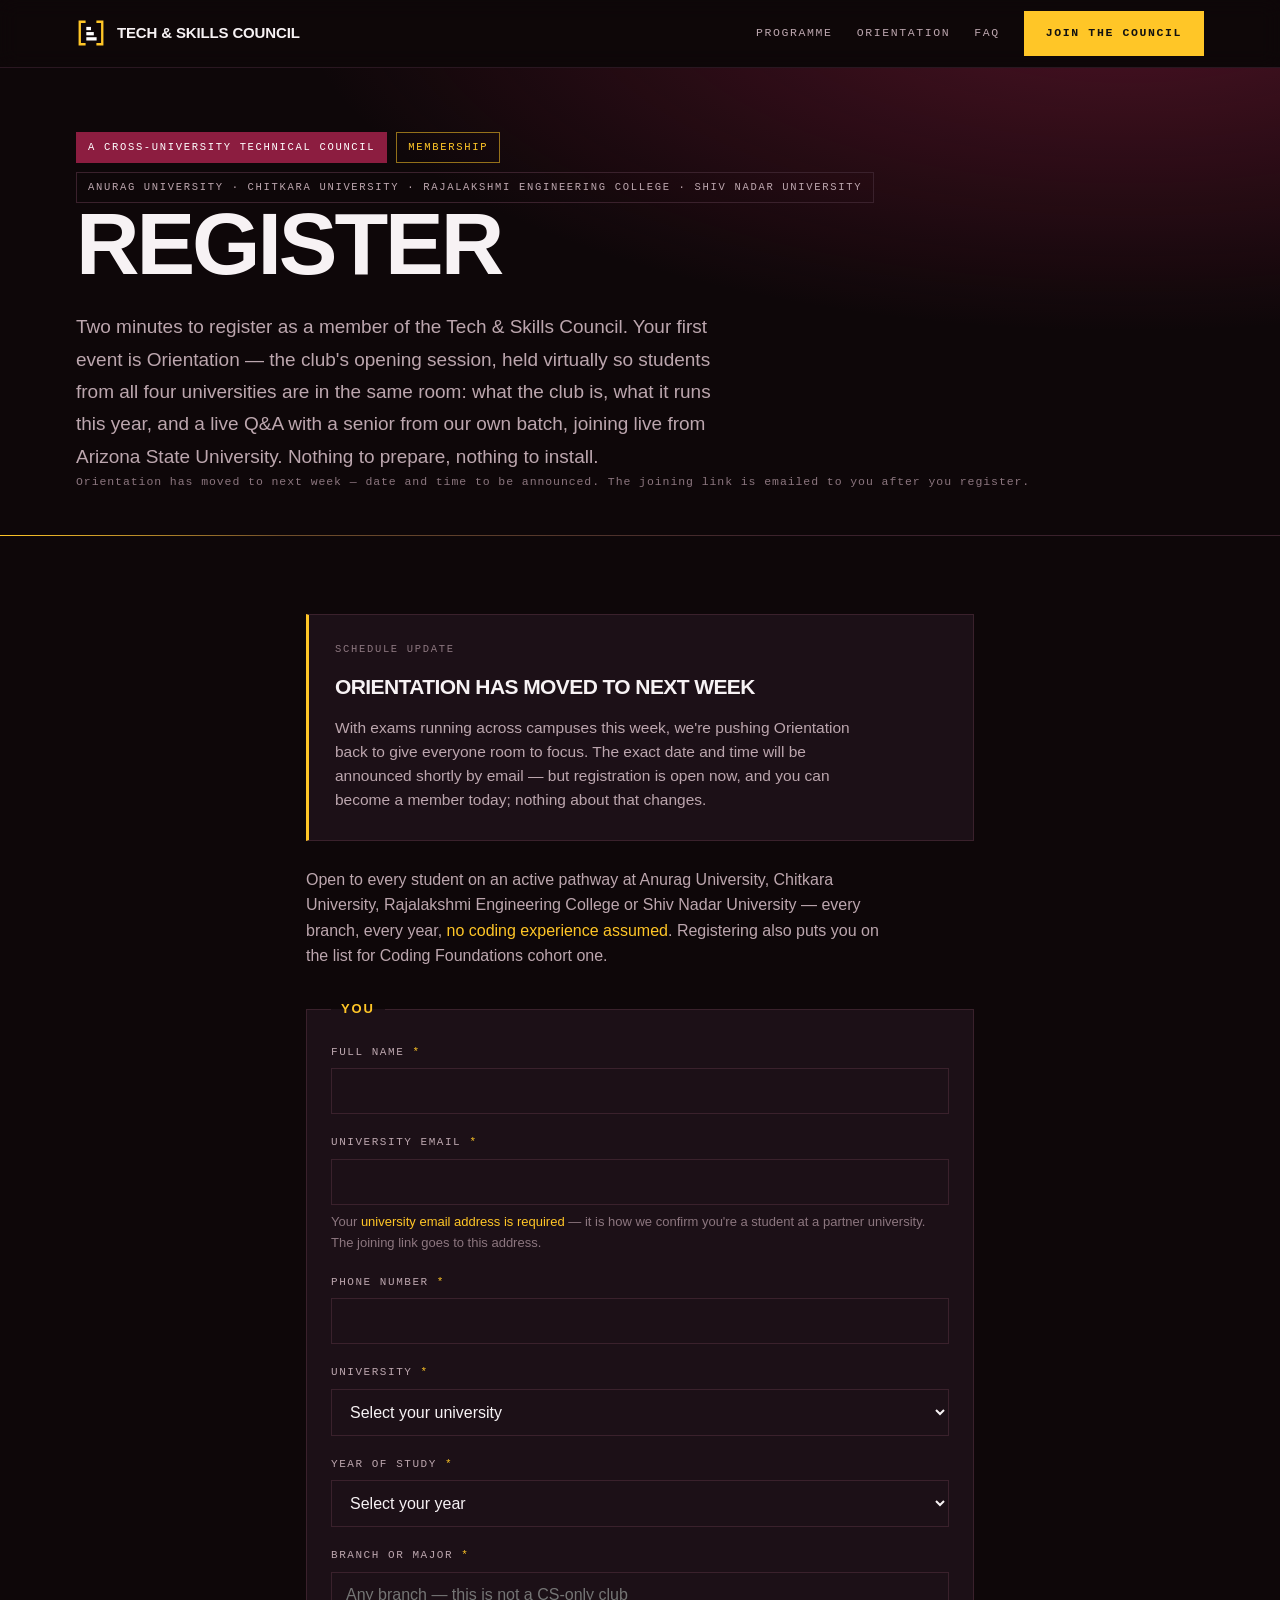
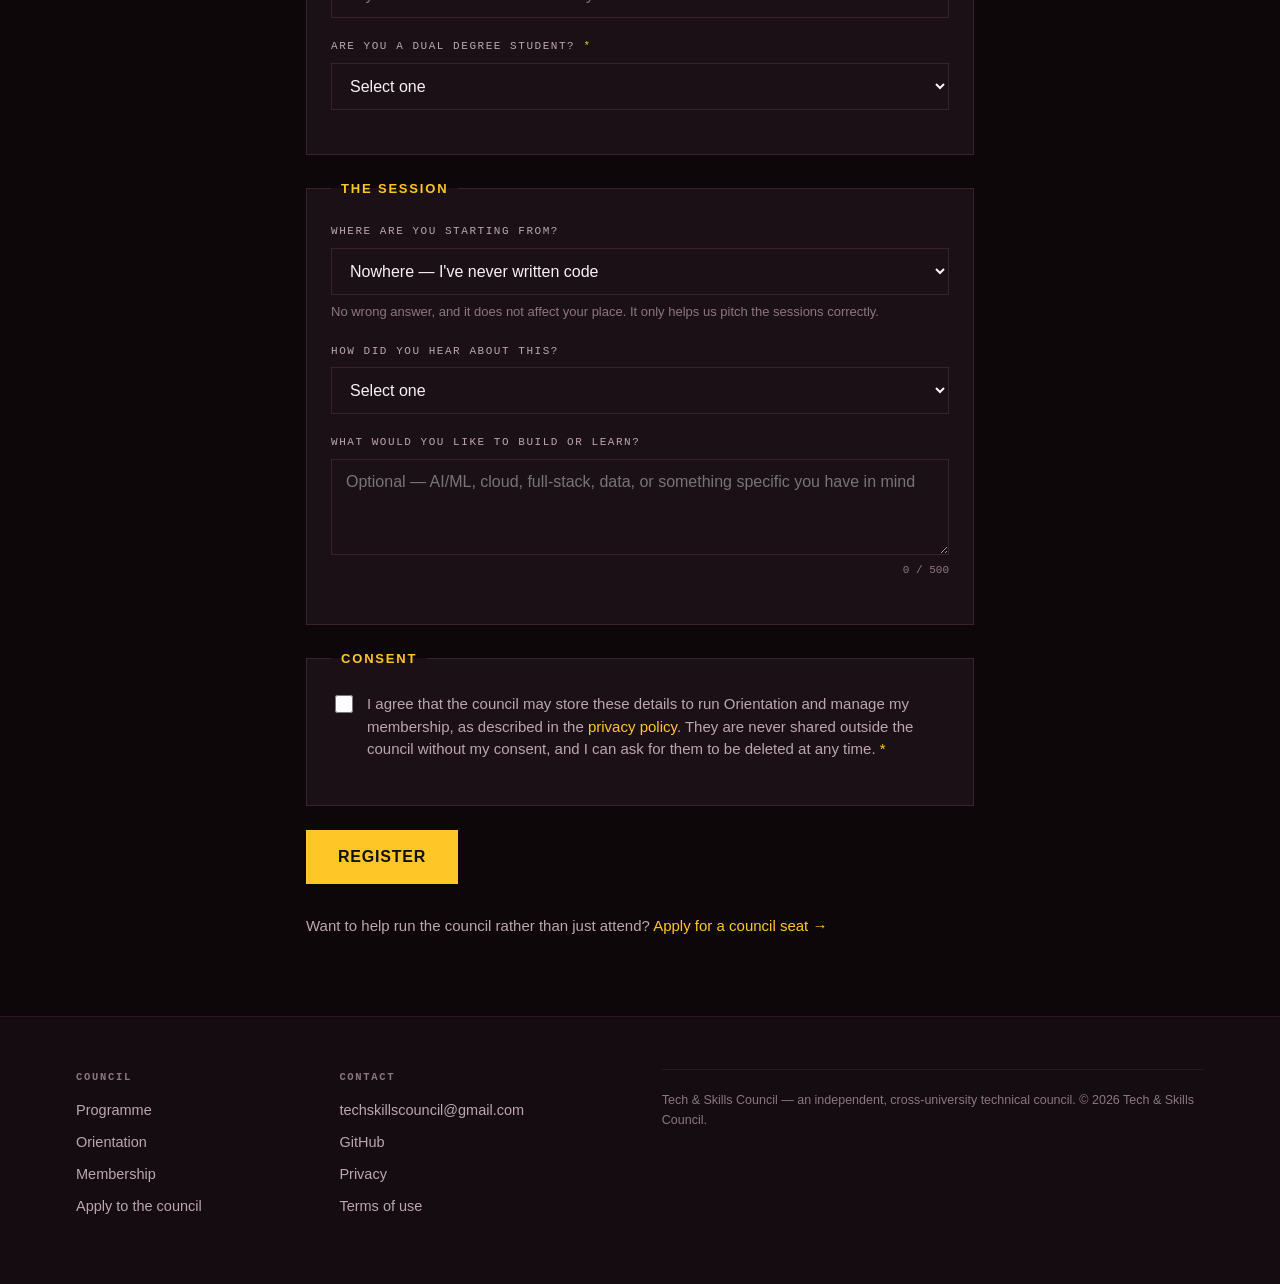
<file: enrol.html>
<!doctype html>
<html lang="en">
<head>
<meta charset="utf-8">
<meta http-equiv="Content-Security-Policy" content="default-src 'self'; base-uri 'self'; object-src 'none'; img-src 'self' data:; style-src 'self' 'unsafe-inline' https://fonts.googleapis.com; font-src 'self' https://fonts.gstatic.com; script-src 'self' 'unsafe-inline' https://challenges.cloudflare.com; frame-src https://challenges.cloudflare.com; connect-src 'self' https://*.supabase.co https://challenges.cloudflare.com; form-action 'self'">
<meta http-equiv="refresh" content="0; url=launch.html">
<title>Redirecting — Tech &amp; Skills Council</title>
<link rel="canonical" href="https://tech-skills-council.github.io/launch.html">
</head>
<body>
<p>Enrolment has moved. <a href="launch.html">Register for Launch Day</a>, or <a href="council.html">apply to the council</a>.</p>
<script>location.replace('launch.html');</script>
</body>
</html>
</file>
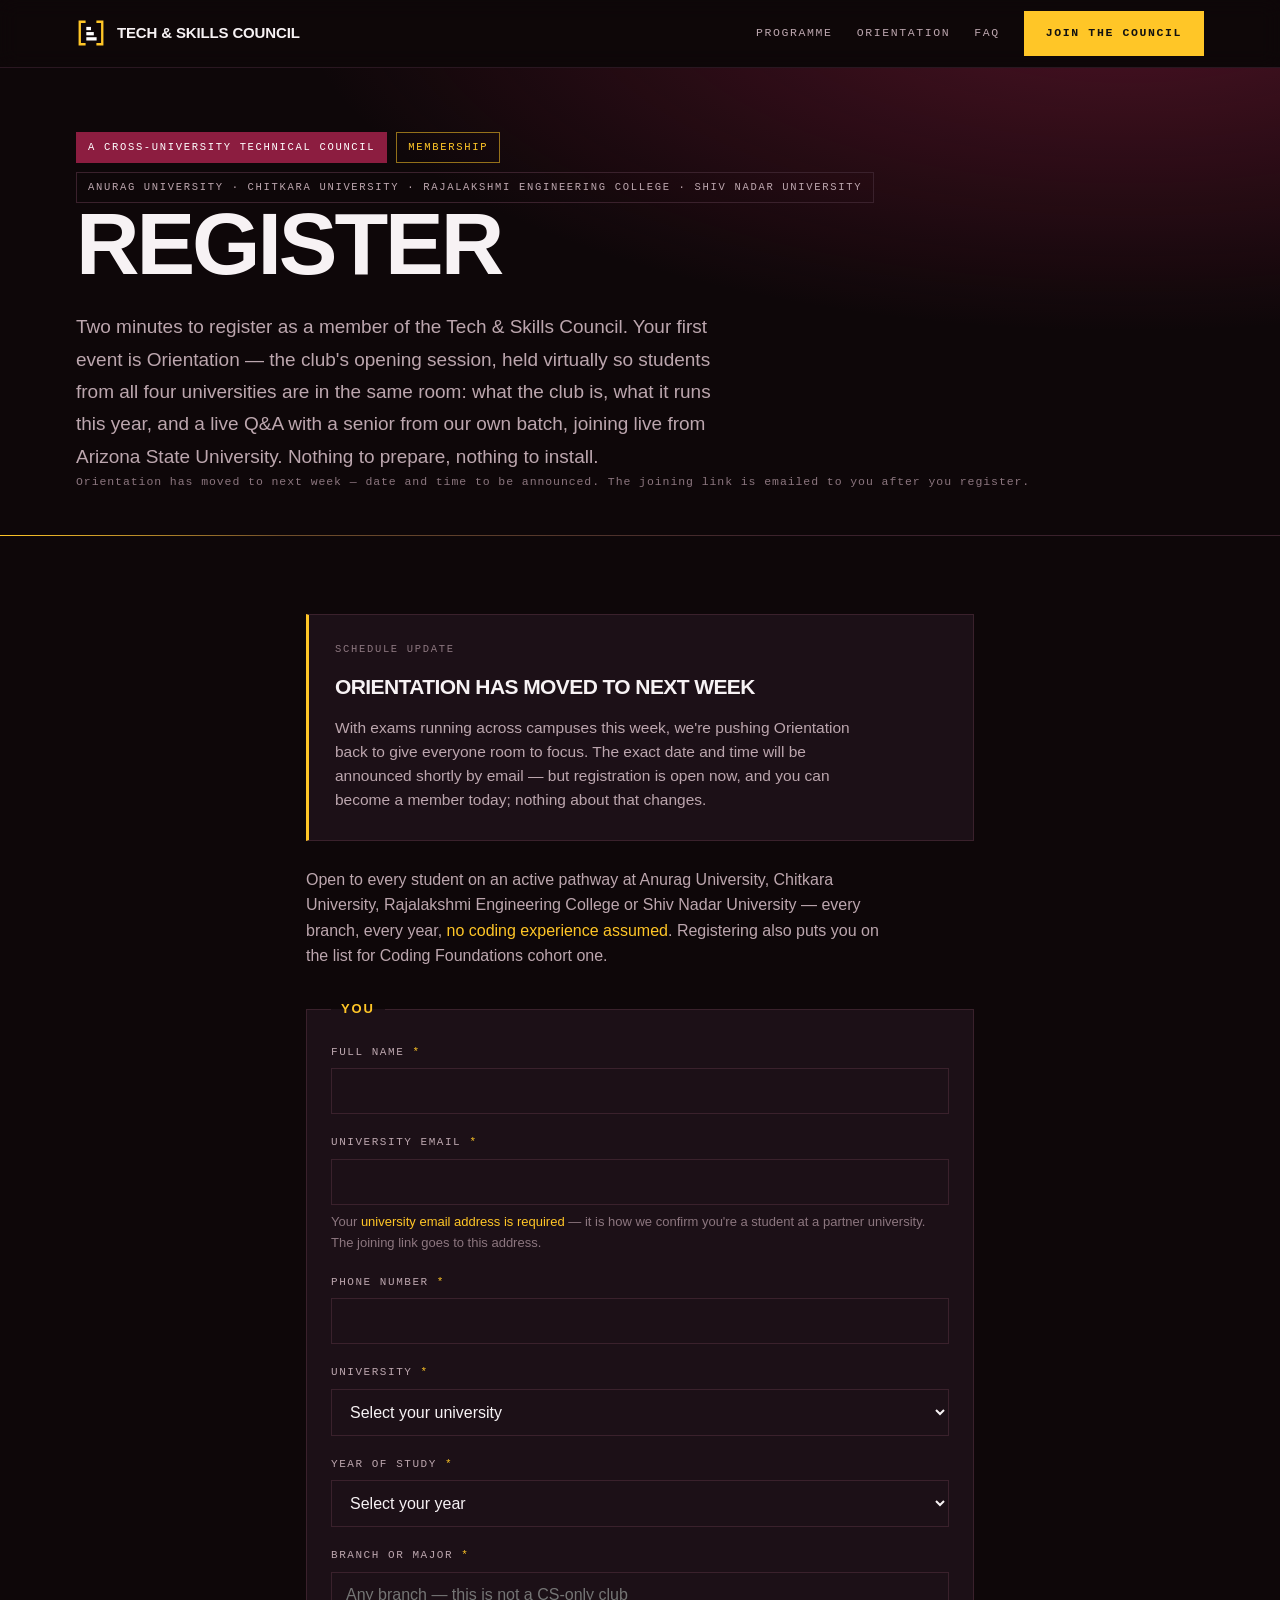
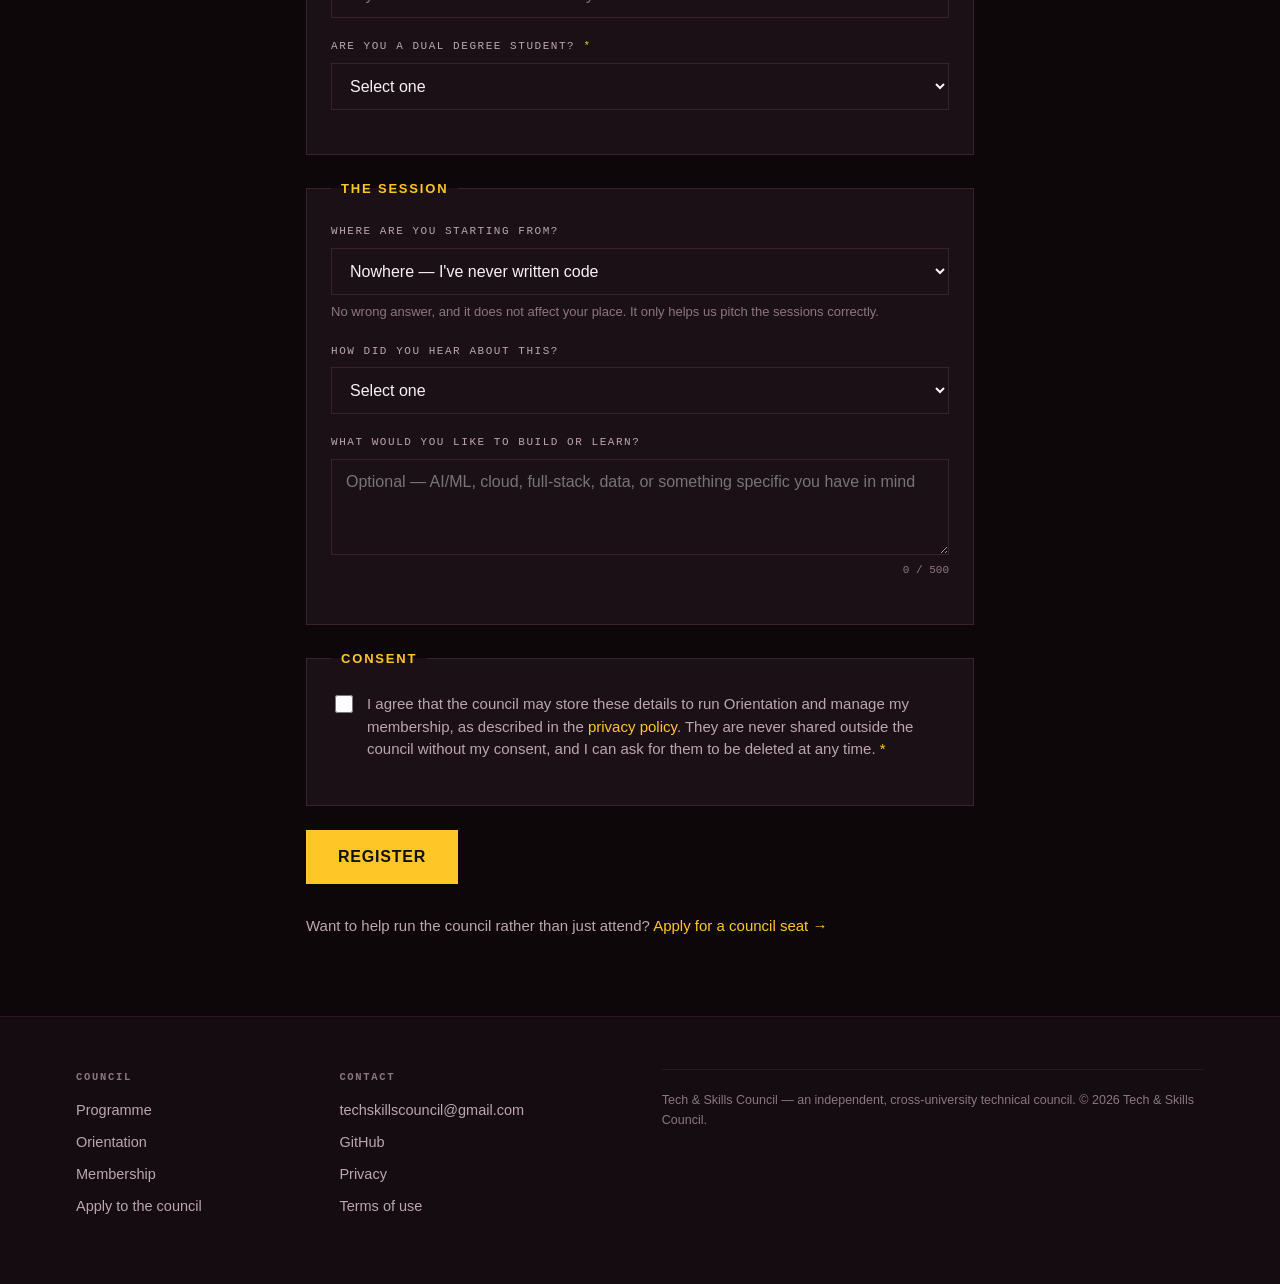
<file: launch.html>
<!doctype html>
<html lang="en">
<head>
<meta charset="utf-8">
<meta name="viewport" content="width=device-width, initial-scale=1">
<meta http-equiv="Content-Security-Policy" content="default-src 'self'; base-uri 'self'; object-src 'none'; img-src 'self' data:; style-src 'self' 'unsafe-inline' https://fonts.googleapis.com; font-src 'self' https://fonts.gstatic.com; script-src 'self' 'unsafe-inline' https://challenges.cloudflare.com; frame-src https://challenges.cloudflare.com; connect-src 'self' https://*.supabase.co https://challenges.cloudflare.com; form-action 'self' https://accounts.google.com https://*.supabase.co">
<title>Register — Tech &amp; Skills Council</title>
<meta name="description" content="Become a member of the Tech &amp; Skills Council — registration takes two minutes online. Open to pathway students at Anurag University, Chitkara University, Rajalakshmi Engineering College and Shiv Nadar University. Orientation, the club's opening session, has moved to next week — date to be announced.">
<meta name="theme-color" content="#8C1D40">
<meta property="og:title" content="Register — Tech &amp; Skills Council">
<meta property="og:description" content="Become a member of the Tech &amp; Skills Council. Orientation, the opening session, has moved to next week — date to be announced.">
<meta property="og:type" content="website">
<meta property="og:image" content="https://tech-skills-council.github.io/assets/img/posters/tsc-poster1.png">
<meta property="og:url" content="https://tech-skills-council.github.io/launch.html">
<meta name="twitter:card" content="summary_large_image">
<link rel="icon" href="assets/img/favicon.svg" type="image/svg+xml">
<link rel="preconnect" href="https://fonts.googleapis.com">
<link rel="preconnect" href="https://fonts.gstatic.com" crossorigin>
<link rel="stylesheet" href="https://fonts.googleapis.com/css2?family=Archivo:wght@600;700;800;900&family=IBM+Plex+Mono:wght@400;500&display=swap">
<link rel="stylesheet" href="assets/css/main.css">
</head>
<body>

<nav class="nav">
  <div class="wrap">
    <a class="nav-logo" href="index.html" aria-label="Tech and Skills Council — home">
      <svg viewBox="0 0 64 64" aria-hidden="true">
        <path d="M18 8 H8 V56 H18" fill="none" stroke="#FFC627" stroke-width="5" stroke-linecap="square"/>
        <path d="M46 8 H56 V56 H46" fill="none" stroke="#FFC627" stroke-width="5" stroke-linecap="square"/>
        <rect x="22" y="41" width="22" height="7" fill="#FFFFFF"/>
        <rect x="22" y="30" width="16" height="7" fill="#FFFFFF"/>
        <rect x="22" y="19" width="10" height="7" fill="#FFFFFF"/>
      </svg>
      <span>Tech &amp; Skills Council</span>
    </a>
    <div class="nav-links">
      <a href="index.html#programme">Programme</a>
      <a href="index.html#launch">Orientation</a>
      <a href="index.html#faq">FAQ</a>
      <a class="btn" href="council.html">Join the council</a>
    </div>
  </div>
</nav>

<header class="hero" style="padding:64px 0 44px">
  <div class="wrap">
    <div class="hero-tag">
      <span class="tag solid">A cross-university technical council</span>
      <span class="tag gold">Membership</span>
      <span class="tag">Anurag University · Chitkara University · Rajalakshmi Engineering College · Shiv Nadar University</span>
    </div>
    <h1 class="hero-title" style="font-size:clamp(42px,8vw,88px)">Register</h1>
    <p class="hero-lede">
      Two minutes to register as a member of the Tech &amp; Skills Council. Your first event is Orientation
      — the club's opening session, held virtually so students from all four universities are in the same
      room: what the club is, what it runs this year, and a live Q&amp;A with a senior from our own batch,
      joining live from Arizona State University. Nothing to prepare, nothing to install.
    </p>
    <p class="hero-note" id="date-note">Orientation has moved to next week — date and time to be announced. The joining link is emailed to you after you register.</p>
  </div>
</header>

<main>
<section>
  <div class="wrap form-wrap">
    <div class="auth-gate" style="margin-bottom:26px">
      <span class="auth-eyebrow">Schedule update</span>
      <h3>Orientation has moved to next week</h3>
      <p>
        With exams running across campuses this week, we're pushing Orientation back to give everyone room to
        focus. The exact date and time will be announced shortly by email — but registration is open now, and
        you can become a member today; nothing about that changes.
      </p>
    </div>

    <p class="form-intro">
      Open to every student on an active pathway at Anurag University, Chitkara University, Rajalakshmi
      Engineering College or Shiv Nadar University — every branch, every year, <strong style="color:var(--gold);font-weight:400">no coding
      experience assumed</strong>. Registering also puts you on the list for Coding Foundations cohort one.
    </p>

    <form id="launch-form" data-tsc-form="launch" novalidate>

      <fieldset>
        <legend>You</legend>

        <div class="field">
          <label for="full_name">Full name <span class="req">*</span></label>
          <input id="full_name" name="full_name" type="text" autocomplete="name" required>
          <span class="err">Enter your full name, as you would like it recorded.</span>
        </div>

        <div class="field">
          <label for="email">University email <span class="req">*</span></label>
          <input id="email" name="email" type="email" autocomplete="email" required>
          <span class="hint">Your <b style="color:var(--gold);font-weight:400">university email address is required</b> — it is how we confirm you're a student at a partner university. The joining link goes to this address.</span>
          <span class="err">Enter your university email address, not a personal account.</span>
        </div>

        <div class="field">
          <label for="phone">Phone number <span class="req">*</span></label>
          <input id="phone" name="phone" type="tel" maxlength="24" autocomplete="tel" required>
          <span class="err">Enter a valid phone number.</span>
        </div>

        <div class="field">
          <label for="university">University <span class="req">*</span></label>
          <select id="university" name="university" required>
            <option value="">Select your university</option>
            <option value="AU">Anurag University</option>
            <option value="CU">Chitkara University</option>
            <option value="REC">Rajalakshmi Engineering College</option>
            <option value="SNU">Shiv Nadar University</option>
          </select>
          <span class="err">Select your university.</span>
        </div>

        <div class="field">
          <label for="year_of_study">Year of study <span class="req">*</span></label>
          <select id="year_of_study" name="year_of_study" required>
            <option value="">Select your year</option>
            <option value="1">First year</option>
            <option value="2">Second year</option>
            <option value="3">Third year</option>
            <option value="4">Fourth year</option>
            <option value="other">Other</option>
          </select>
          <span class="err">Select your year of study.</span>
        </div>

        <div class="field">
          <label for="branch">Branch or major <span class="req">*</span></label>
          <input id="branch" name="branch" type="text" placeholder="Any branch — this is not a CS-only club" required>
          <span class="err">Enter your branch or major.</span>
        </div>

        <div class="field">
          <label for="on_asu_pathway">Are you a Dual Degree Student? <span class="req">*</span></label>
          <select id="on_asu_pathway" name="on_asu_pathway" required>
            <option value="">Select one</option>
            <option value="yes">Yes</option>
            <option value="no">No</option>
          </select>
          <span class="err">Let us know whether you're a Dual Degree Student.</span>
        </div>
      </fieldset>

      <fieldset>
        <legend>The session</legend>

        <div class="field">
          <label for="experience">Where are you starting from?</label>
          <select id="experience" name="experience">
            <option value="none">Nowhere — I've never written code</option>
            <option value="some">A little — I've written some code</option>
            <option value="comfortable">Comfortable — I build things already</option>
          </select>
          <span class="hint">No wrong answer, and it does not affect your place. It only helps us pitch the sessions correctly.</span>
        </div>

        <div class="field">
          <label for="hear_about">How did you hear about this?</label>
          <select id="hear_about" name="hear_about">
            <option value="">Select one</option>
            <option value="poster">A poster on campus</option>
            <option value="instagram">Instagram</option>
            <option value="linkedin">LinkedIn</option>
            <option value="friend">A friend or classmate</option>
            <option value="faculty">Faculty or department</option>
            <option value="other">Somewhere else</option>
          </select>
        </div>

        <div class="field">
          <label for="interests">What would you like to build or learn?</label>
          <textarea id="interests" name="interests" rows="3" maxlength="500" placeholder="Optional — AI/ML, cloud, full-stack, data, or something specific you have in mind"></textarea>
          <div class="counter" data-count-for="interests"></div>
        </div>
      </fieldset>

      <fieldset>
        <legend>Consent</legend>
        <div class="field">
          <div class="checkline">
            <input id="consent" name="consent" type="checkbox" required>
            <label for="consent">
              I agree that the council may store these details to run Orientation and manage my membership, as described in the <a href="privacy.html">privacy policy</a>.
              They are never shared outside the council without my consent, and I can ask for them to be deleted at any time. <span class="req">*</span>
            </label>
          </div>
          <span class="err">Your consent is required in order to store this registration.</span>
        </div>
      </fieldset>

      <div class="hp" aria-hidden="true">
        <label for="company">Company</label>
        <input id="company" name="company" type="text" tabindex="-1" autocomplete="off">
      </div>

      <div id="turnstile-slot"></div>

      <button class="btn big" type="submit">Register</button>

      <div class="form-status" id="form-status" role="status" aria-live="polite"></div>
    </form>

    <p style="margin-top:30px;color:var(--muted);font-size:15px">
      Want to help run the council rather than just attend?
      <a href="council.html">Apply for a council seat →</a>
    </p>
  </div>
</section>
</main>

<footer>
  <div class="wrap">
    <div class="f-col">
      <h5>Council</h5>
      <a href="index.html#programme">Programme</a>
      <a href="index.html#launch">Orientation</a>
      <a href="index.html#tiers">Membership</a>
      <a href="council.html">Apply to the council</a>
    </div>
    <div class="f-col">
      <h5>Contact</h5>
      <a href="mailto:techskillscouncil@gmail.com">techskillscouncil@gmail.com</a>
      <a href="https://github.com/tech-skills-council">GitHub</a>
      <a href="privacy.html">Privacy</a>
      <a href="terms.html">Terms of use</a>
    </div>
    <p class="f-legal">
      Tech &amp; Skills Council — an independent, cross-university technical council.
      © <span id="year">2026</span> Tech &amp; Skills Council.
    </p>
  </div>
</footer>

<script src="config.js"></script>
<script src="assets/js/main.js"></script>
<script src="assets/js/vendor/supabase-2.116.0.js"></script>
<script src="assets/js/auth.js"></script>
<script src="assets/js/forms.js"></script>
<script>
  (function () {
    var cfg = window.TSC_CONFIG || {};
    if (cfg.LAUNCH_DATE_LABEL) {
      document.getElementById('date-note').textContent =
        cfg.LAUNCH_DATE_LABEL + (cfg.LAUNCH_TIME_LABEL ? ' · ' + cfg.LAUNCH_TIME_LABEL : '') +
        ' — online. The joining link is emailed to you after you register.';
    }
  })();
</script>
</body>
</html>
</file>
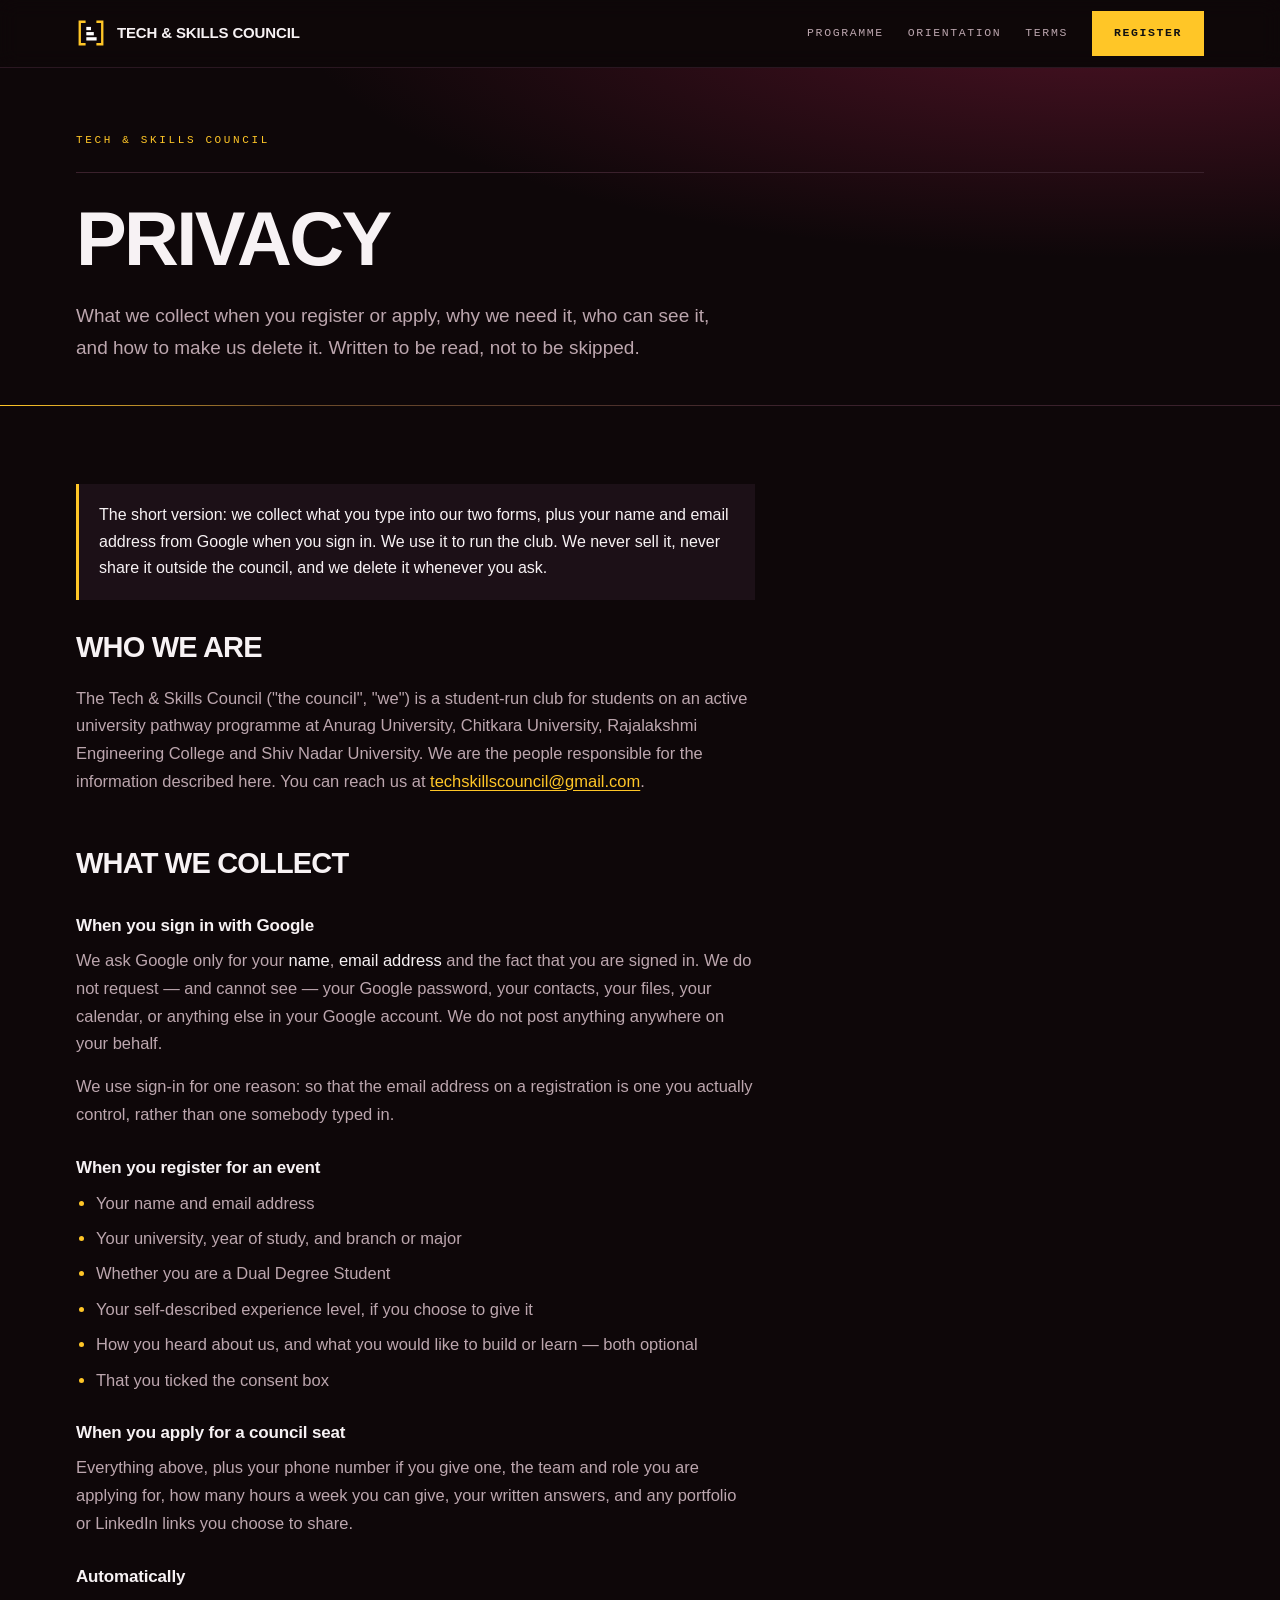
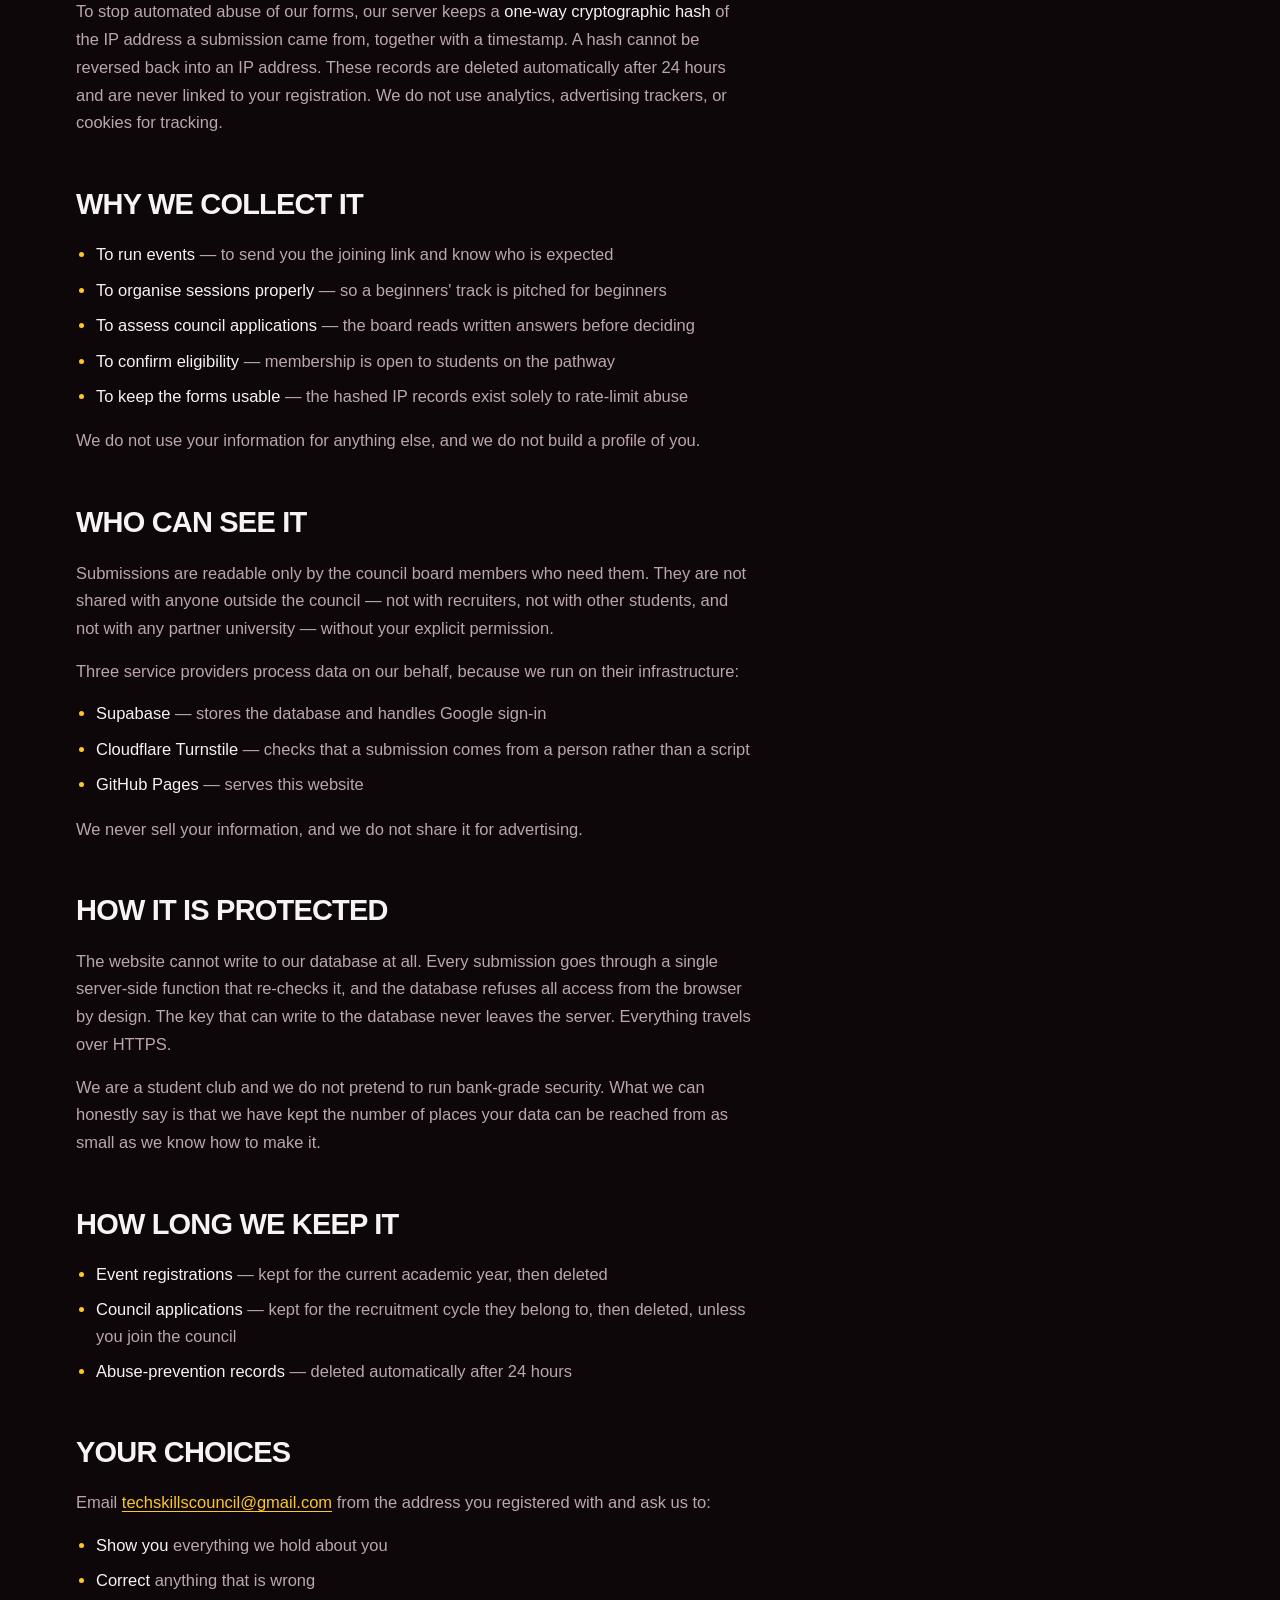
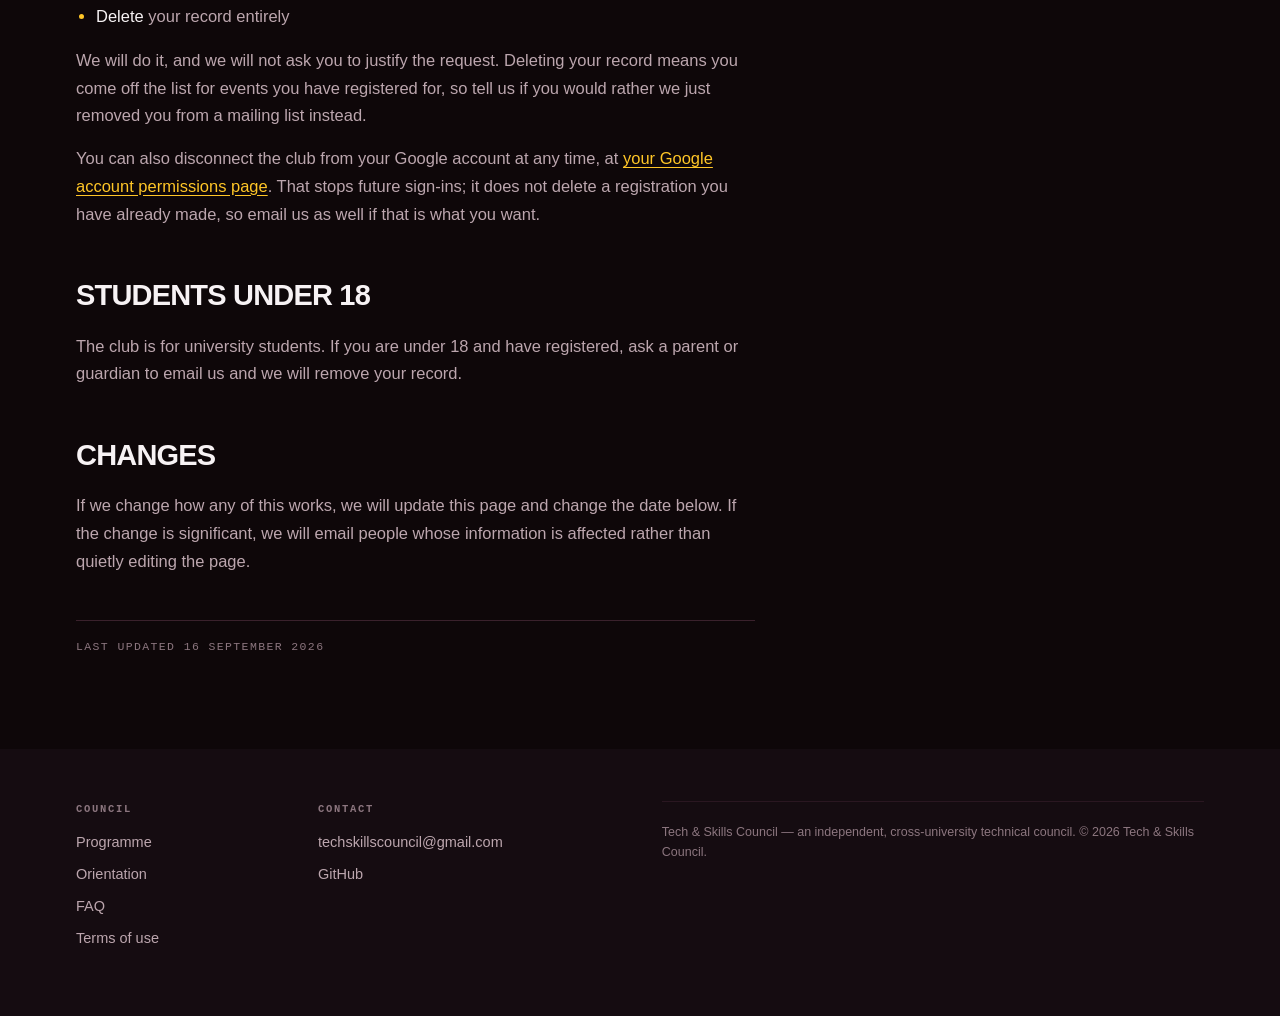
<file: privacy.html>
<!doctype html>
<html lang="en">
<head>
<meta charset="utf-8">
<meta name="viewport" content="width=device-width, initial-scale=1">
<meta http-equiv="Content-Security-Policy" content="default-src 'self'; base-uri 'self'; object-src 'none'; img-src 'self' data:; style-src 'self' 'unsafe-inline' https://fonts.googleapis.com; font-src 'self' https://fonts.gstatic.com; script-src 'self' 'unsafe-inline'; form-action 'self'">
<title>Privacy — Tech &amp; Skills Council</title>
<meta name="description" content="What the Tech &amp; Skills Council collects when you register or apply, why, who can see it, how long it is kept, and how to have it deleted.">
<meta name="theme-color" content="#8C1D40">
<link rel="icon" href="assets/img/favicon.svg" type="image/svg+xml">
<link rel="preconnect" href="https://fonts.googleapis.com">
<link rel="preconnect" href="https://fonts.gstatic.com" crossorigin>
<link rel="stylesheet" href="https://fonts.googleapis.com/css2?family=Archivo:wght@600;700;800;900&family=IBM+Plex+Mono:wght@400;500&display=swap">
<link rel="stylesheet" href="assets/css/main.css">
</head>
<body>

<nav class="nav">
  <div class="wrap">
    <a class="nav-logo" href="index.html" aria-label="Tech and Skills Council — home">
      <svg viewBox="0 0 64 64" aria-hidden="true">
        <path d="M18 8 H8 V56 H18" fill="none" stroke="#FFC627" stroke-width="5" stroke-linecap="square"/>
        <path d="M46 8 H56 V56 H46" fill="none" stroke="#FFC627" stroke-width="5" stroke-linecap="square"/>
        <rect x="22" y="41" width="22" height="7" fill="#FFFFFF"/>
        <rect x="22" y="30" width="16" height="7" fill="#FFFFFF"/>
        <rect x="22" y="19" width="10" height="7" fill="#FFFFFF"/>
      </svg>
      <span>Tech &amp; Skills Council</span>
    </a>
    <div class="nav-links">
      <a href="index.html#programme">Programme</a>
      <a href="index.html#launch">Orientation</a>
      <a href="terms.html">Terms</a>
      <a class="btn" href="launch.html">Register</a>
    </div>
  </div>
</nav>

<header class="hero" style="padding:64px 0 40px">
  <div class="wrap">
    <p class="hero-kicker">Tech &amp; Skills Council</p>
    <h1 class="hero-title" style="font-size:clamp(40px,7vw,76px)">Privacy</h1>
    <p class="hero-lede">
      What we collect when you register or apply, why we need it, who can see it, and how to make us delete it.
      Written to be read, not to be skipped.
    </p>
  </div>
</header>

<main>
<section style="border-bottom:none">
  <div class="wrap">
    <div class="legal">

      <div class="callout">
        <p>
          The short version: we collect what you type into our two forms, plus your name and email address from
          Google when you sign in. We use it to run the club. We never sell it, never share it outside the
          council, and we delete it whenever you ask.
        </p>
      </div>

      <h2>Who we are</h2>
      <p>
        The Tech &amp; Skills Council ("the council", "we") is a student-run club for students on an active
        university pathway programme at Anurag University, Chitkara University, Rajalakshmi Engineering
        College and Shiv Nadar University. We are the people responsible for the information described here.
        You can reach us at
        <a href="mailto:techskillscouncil@gmail.com">techskillscouncil@gmail.com</a>.
      </p>

      <h2>What we collect</h2>

      <h3>When you sign in with Google</h3>
      <p>
        We ask Google only for your <b>name</b>, <b>email address</b> and the fact that you are signed in.
        We do not request — and cannot see — your Google password, your contacts, your files, your calendar,
        or anything else in your Google account. We do not post anything anywhere on your behalf.
      </p>
      <p>
        We use sign-in for one reason: so that the email address on a registration is one you actually control,
        rather than one somebody typed in.
      </p>

      <h3>When you register for an event</h3>
      <ul>
        <li>Your name and email address</li>
        <li>Your university, year of study, and branch or major</li>
        <li>Whether you are a Dual Degree Student</li>
        <li>Your self-described experience level, if you choose to give it</li>
        <li>How you heard about us, and what you would like to build or learn — both optional</li>
        <li>That you ticked the consent box</li>
      </ul>

      <h3>When you apply for a council seat</h3>
      <p>
        Everything above, plus your phone number if you give one, the team and role you are applying for, how
        many hours a week you can give, your written answers, and any portfolio or LinkedIn links you choose
        to share.
      </p>

      <h3>Automatically</h3>
      <p>
        To stop automated abuse of our forms, our server keeps a <b>one-way cryptographic hash</b> of the IP
        address a submission came from, together with a timestamp. A hash cannot be reversed back into an IP
        address. These records are deleted automatically after 24 hours and are never linked to your
        registration. We do not use analytics, advertising trackers, or cookies for tracking.
      </p>

      <h2>Why we collect it</h2>
      <ul>
        <li><b>To run events</b> — to send you the joining link and know who is expected</li>
        <li><b>To organise sessions properly</b> — so a beginners' track is pitched for beginners</li>
        <li><b>To assess council applications</b> — the board reads written answers before deciding</li>
        <li><b>To confirm eligibility</b> — membership is open to students on the pathway</li>
        <li><b>To keep the forms usable</b> — the hashed IP records exist solely to rate-limit abuse</li>
      </ul>
      <p>
        We do not use your information for anything else, and we do not build a profile of you.
      </p>

      <h2>Who can see it</h2>
      <p>
        Submissions are readable only by the council board members who need them. They are not shared with
        anyone outside the council — not with recruiters, not with other students, and not with any partner
        university — without your explicit permission.
      </p>
      <p>
        Three service providers process data on our behalf, because we run on their infrastructure:
      </p>
      <ul>
        <li><b>Supabase</b> — stores the database and handles Google sign-in</li>
        <li><b>Cloudflare Turnstile</b> — checks that a submission comes from a person rather than a script</li>
        <li><b>GitHub Pages</b> — serves this website</li>
      </ul>
      <p>
        We never sell your information, and we do not share it for advertising.
      </p>

      <h2>How it is protected</h2>
      <p>
        The website cannot write to our database at all. Every submission goes through a single server-side
        function that re-checks it, and the database refuses all access from the browser by design. The key
        that can write to the database never leaves the server. Everything travels over HTTPS.
      </p>
      <p>
        We are a student club and we do not pretend to run bank-grade security. What we can honestly say is
        that we have kept the number of places your data can be reached from as small as we know how to make it.
      </p>

      <h2>How long we keep it</h2>
      <ul>
        <li><b>Event registrations</b> — kept for the current academic year, then deleted</li>
        <li><b>Council applications</b> — kept for the recruitment cycle they belong to, then deleted, unless you join the council</li>
        <li><b>Abuse-prevention records</b> — deleted automatically after 24 hours</li>
      </ul>

      <h2>Your choices</h2>
      <p>
        Email <a href="mailto:techskillscouncil@gmail.com">techskillscouncil@gmail.com</a> from the address you
        registered with and ask us to:
      </p>
      <ul>
        <li><b>Show you</b> everything we hold about you</li>
        <li><b>Correct</b> anything that is wrong</li>
        <li><b>Delete</b> your record entirely</li>
      </ul>
      <p>
        We will do it, and we will not ask you to justify the request. Deleting your record means you come off
        the list for events you have registered for, so tell us if you would rather we just removed you from a
        mailing list instead.
      </p>
      <p>
        You can also disconnect the club from your Google account at any time, at
        <a href="https://myaccount.google.com/permissions" rel="noopener noreferrer" target="_blank">your Google
        account permissions page</a>. That stops future sign-ins; it does not delete a registration you have
        already made, so email us as well if that is what you want.
      </p>

      <h2>Students under 18</h2>
      <p>
        The club is for university students. If you are under 18 and have registered, ask a parent or guardian
        to email us and we will remove your record.
      </p>

      <h2>Changes</h2>
      <p>
        If we change how any of this works, we will update this page and change the date below. If the change
        is significant, we will email people whose information is affected rather than quietly editing the page.
      </p>

      <p class="updated">Last updated 16 September 2026</p>
    </div>
  </div>
</section>
</main>

<footer>
  <div class="wrap">
    <div class="f-col">
      <h5>Council</h5>
      <a href="index.html#programme">Programme</a>
      <a href="index.html#launch">Orientation</a>
      <a href="index.html#faq">FAQ</a>
      <a href="terms.html">Terms of use</a>
    </div>
    <div class="f-col">
      <h5>Contact</h5>
      <a href="mailto:techskillscouncil@gmail.com">techskillscouncil@gmail.com</a>
      <a href="https://github.com/tech-skills-council">GitHub</a>
    </div>
    <p class="f-legal">
      Tech &amp; Skills Council — an independent, cross-university technical council.
      © <span id="year">2026</span> Tech &amp; Skills Council.
    </p>
  </div>
</footer>

<script src="assets/js/main.js"></script>
</body>
</html>
</file>
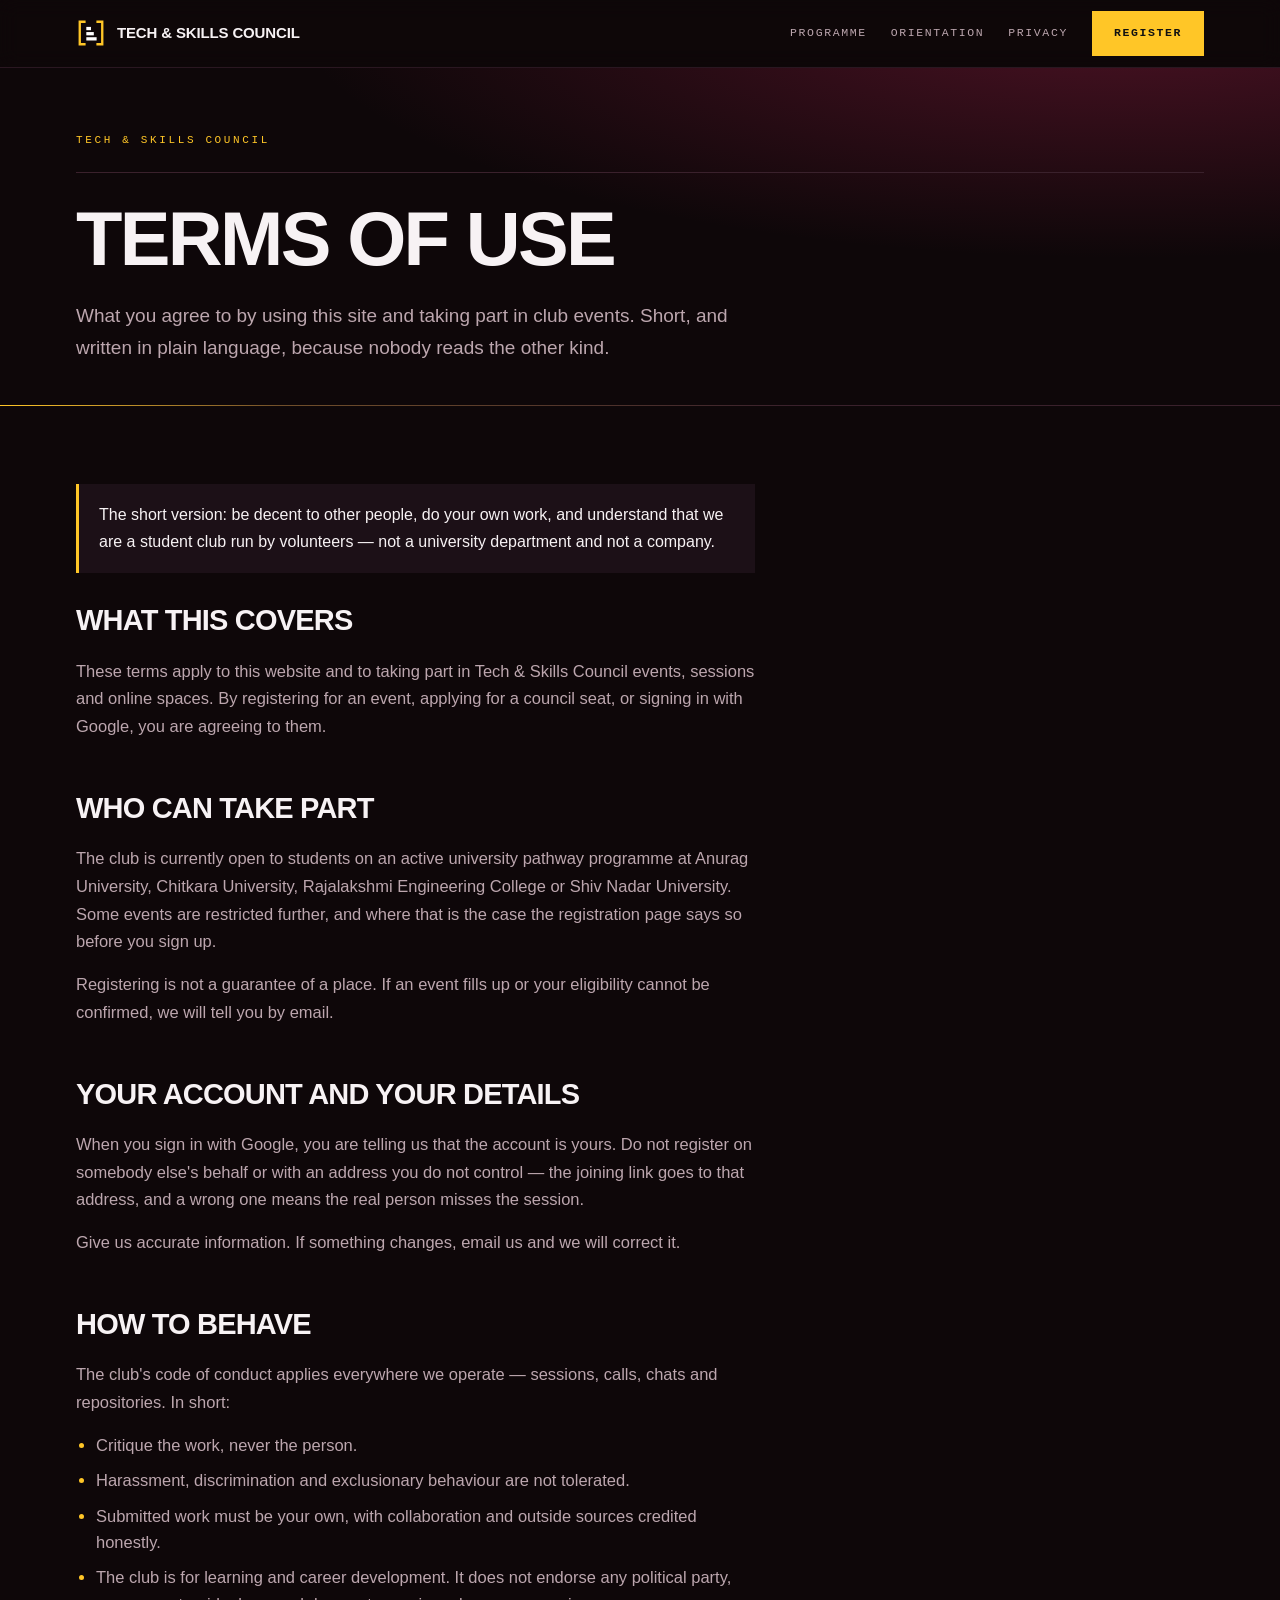
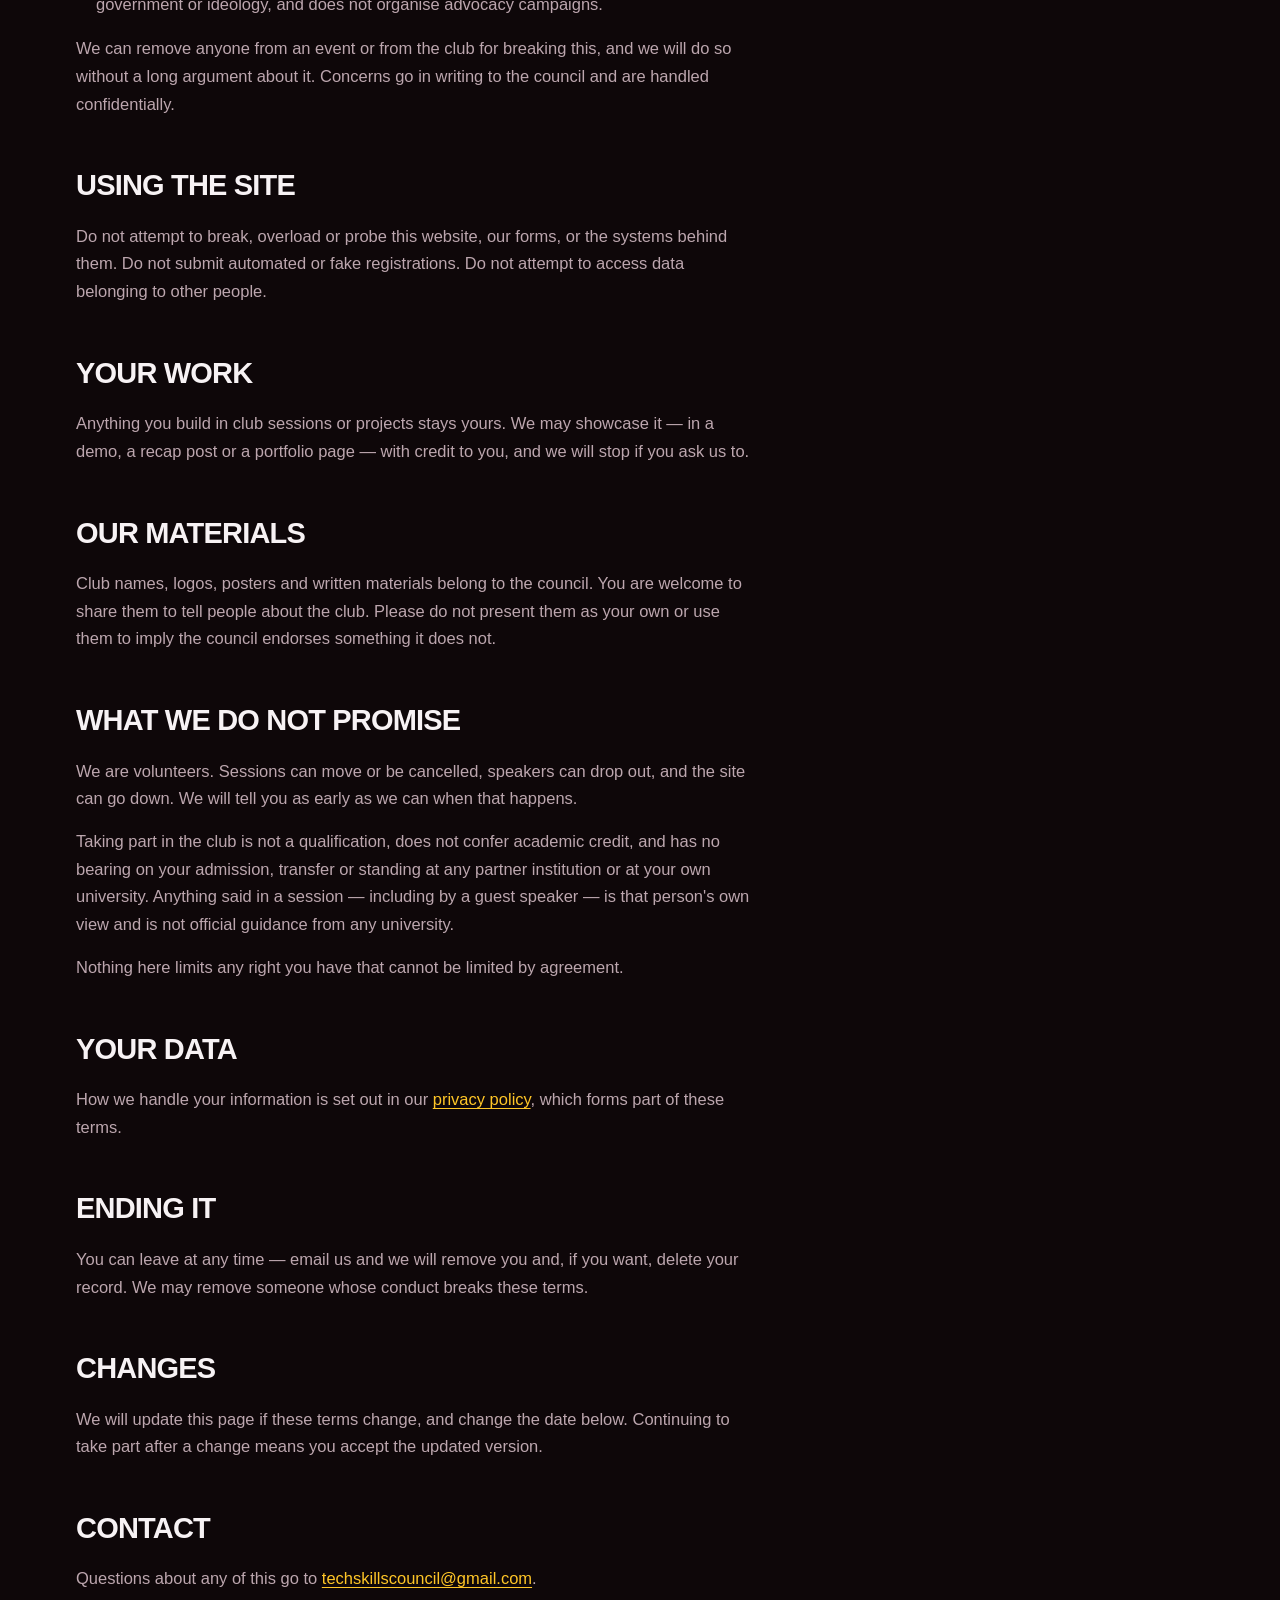
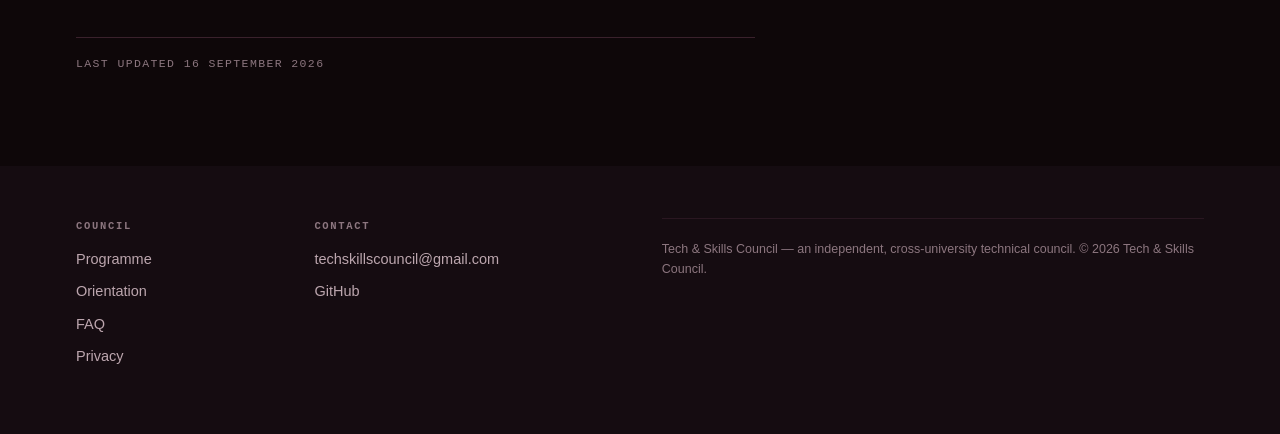
<file: terms.html>
<!doctype html>
<html lang="en">
<head>
<meta charset="utf-8">
<meta name="viewport" content="width=device-width, initial-scale=1">
<meta http-equiv="Content-Security-Policy" content="default-src 'self'; base-uri 'self'; object-src 'none'; img-src 'self' data:; style-src 'self' 'unsafe-inline' https://fonts.googleapis.com; font-src 'self' https://fonts.gstatic.com; script-src 'self' 'unsafe-inline'; form-action 'self'">
<title>Terms of use — Tech &amp; Skills Council</title>
<meta name="description" content="The terms for using the Tech &amp; Skills Council website and taking part in club events — who can join, how to behave, and what we do and do not promise.">
<meta name="theme-color" content="#8C1D40">
<link rel="icon" href="assets/img/favicon.svg" type="image/svg+xml">
<link rel="preconnect" href="https://fonts.googleapis.com">
<link rel="preconnect" href="https://fonts.gstatic.com" crossorigin>
<link rel="stylesheet" href="https://fonts.googleapis.com/css2?family=Archivo:wght@600;700;800;900&family=IBM+Plex+Mono:wght@400;500&display=swap">
<link rel="stylesheet" href="assets/css/main.css">
</head>
<body>

<nav class="nav">
  <div class="wrap">
    <a class="nav-logo" href="index.html" aria-label="Tech and Skills Council — home">
      <svg viewBox="0 0 64 64" aria-hidden="true">
        <path d="M18 8 H8 V56 H18" fill="none" stroke="#FFC627" stroke-width="5" stroke-linecap="square"/>
        <path d="M46 8 H56 V56 H46" fill="none" stroke="#FFC627" stroke-width="5" stroke-linecap="square"/>
        <rect x="22" y="41" width="22" height="7" fill="#FFFFFF"/>
        <rect x="22" y="30" width="16" height="7" fill="#FFFFFF"/>
        <rect x="22" y="19" width="10" height="7" fill="#FFFFFF"/>
      </svg>
      <span>Tech &amp; Skills Council</span>
    </a>
    <div class="nav-links">
      <a href="index.html#programme">Programme</a>
      <a href="index.html#launch">Orientation</a>
      <a href="privacy.html">Privacy</a>
      <a class="btn" href="launch.html">Register</a>
    </div>
  </div>
</nav>

<header class="hero" style="padding:64px 0 40px">
  <div class="wrap">
    <p class="hero-kicker">Tech &amp; Skills Council</p>
    <h1 class="hero-title" style="font-size:clamp(40px,7vw,76px)">Terms of use</h1>
    <p class="hero-lede">
      What you agree to by using this site and taking part in club events. Short, and written in plain
      language, because nobody reads the other kind.
    </p>
  </div>
</header>

<main>
<section style="border-bottom:none">
  <div class="wrap">
    <div class="legal">

      <div class="callout">
        <p>
          The short version: be decent to other people, do your own work, and understand that we are a student
          club run by volunteers — not a university department and not a company.
        </p>
      </div>

      <h2>What this covers</h2>
      <p>
        These terms apply to this website and to taking part in Tech &amp; Skills Council events, sessions and
        online spaces. By registering for an event, applying for a council seat, or signing in with Google,
        you are agreeing to them.
      </p>

      <h2>Who can take part</h2>
      <p>
        The club is currently open to students on an active university pathway programme at Anurag
        University, Chitkara University, Rajalakshmi Engineering College or Shiv Nadar University. Some events
        are restricted further, and where that is the case the registration page says so before you sign up.
      </p>
      <p>
        Registering is not a guarantee of a place. If an event fills up or your eligibility cannot be confirmed,
        we will tell you by email.
      </p>

      <h2>Your account and your details</h2>
      <p>
        When you sign in with Google, you are telling us that the account is yours. Do not register on somebody
        else's behalf or with an address you do not control — the joining link goes to that address, and a
        wrong one means the real person misses the session.
      </p>
      <p>
        Give us accurate information. If something changes, email us and we will correct it.
      </p>

      <h2>How to behave</h2>
      <p>
        The club's code of conduct applies everywhere we operate — sessions, calls, chats and repositories.
        In short:
      </p>
      <ul>
        <li>Critique the work, never the person.</li>
        <li>Harassment, discrimination and exclusionary behaviour are not tolerated.</li>
        <li>Submitted work must be your own, with collaboration and outside sources credited honestly.</li>
        <li>The club is for learning and career development. It does not endorse any political party, government or ideology, and does not organise advocacy campaigns.</li>
      </ul>
      <p>
        We can remove anyone from an event or from the club for breaking this, and we will do so without a long
        argument about it. Concerns go in writing to the council and are handled confidentially.
      </p>

      <h2>Using the site</h2>
      <p>
        Do not attempt to break, overload or probe this website, our forms, or the systems behind them. Do not
        submit automated or fake registrations. Do not attempt to access data belonging to other people.
      </p>

      <h2>Your work</h2>
      <p>
        Anything you build in club sessions or projects stays yours. We may showcase it — in a demo, a recap
        post or a portfolio page — with credit to you, and we will stop if you ask us to.
      </p>

      <h2>Our materials</h2>
      <p>
        Club names, logos, posters and written materials belong to the council. You are welcome to share them
        to tell people about the club. Please do not present them as your own or use them to imply the council
        endorses something it does not.
      </p>

      <h2>What we do not promise</h2>
      <p>
        We are volunteers. Sessions can move or be cancelled, speakers can drop out, and the site can go down.
        We will tell you as early as we can when that happens.
      </p>
      <p>
        Taking part in the club is not a qualification, does not confer academic credit, and has no bearing on
        your admission, transfer or standing at any partner institution or at your own university. Anything
        said in a session — including by a guest speaker — is that person's own view and is not official
        guidance from any university.
      </p>
      <p>
        Nothing here limits any right you have that cannot be limited by agreement.
      </p>

      <h2>Your data</h2>
      <p>
        How we handle your information is set out in our
        <a href="privacy.html">privacy policy</a>, which forms part of these terms.
      </p>

      <h2>Ending it</h2>
      <p>
        You can leave at any time — email us and we will remove you and, if you want, delete your record. We
        may remove someone whose conduct breaks these terms.
      </p>

      <h2>Changes</h2>
      <p>
        We will update this page if these terms change, and change the date below. Continuing to take part
        after a change means you accept the updated version.
      </p>

      <h2>Contact</h2>
      <p>
        Questions about any of this go to
        <a href="mailto:techskillscouncil@gmail.com">techskillscouncil@gmail.com</a>.
      </p>

      <p class="updated">Last updated 16 September 2026</p>
    </div>
  </div>
</section>
</main>

<footer>
  <div class="wrap">
    <div class="f-col">
      <h5>Council</h5>
      <a href="index.html#programme">Programme</a>
      <a href="index.html#launch">Orientation</a>
      <a href="index.html#faq">FAQ</a>
      <a href="privacy.html">Privacy</a>
    </div>
    <div class="f-col">
      <h5>Contact</h5>
      <a href="mailto:techskillscouncil@gmail.com">techskillscouncil@gmail.com</a>
      <a href="https://github.com/tech-skills-council">GitHub</a>
    </div>
    <p class="f-legal">
      Tech &amp; Skills Council — an independent, cross-university technical council.
      © <span id="year">2026</span> Tech &amp; Skills Council.
    </p>
  </div>
</footer>

<script src="assets/js/main.js"></script>
</body>
</html>
</file>
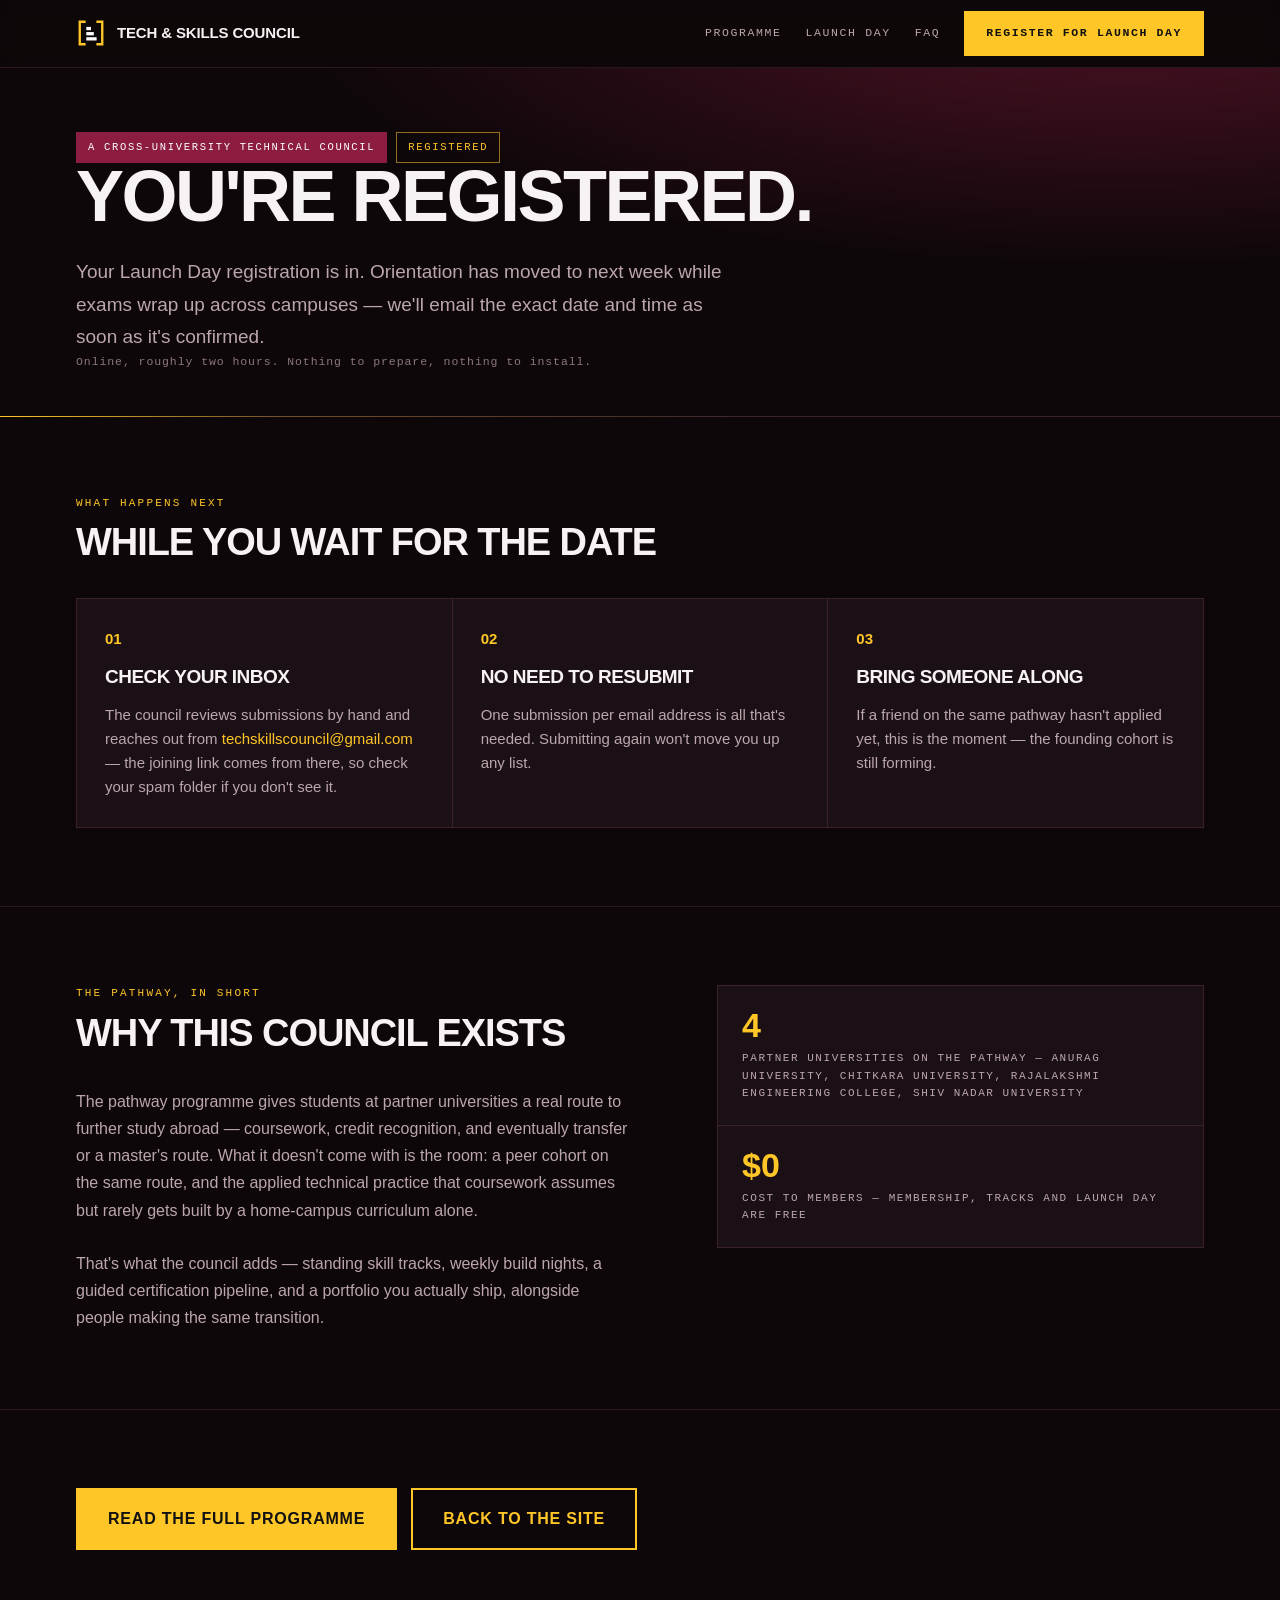
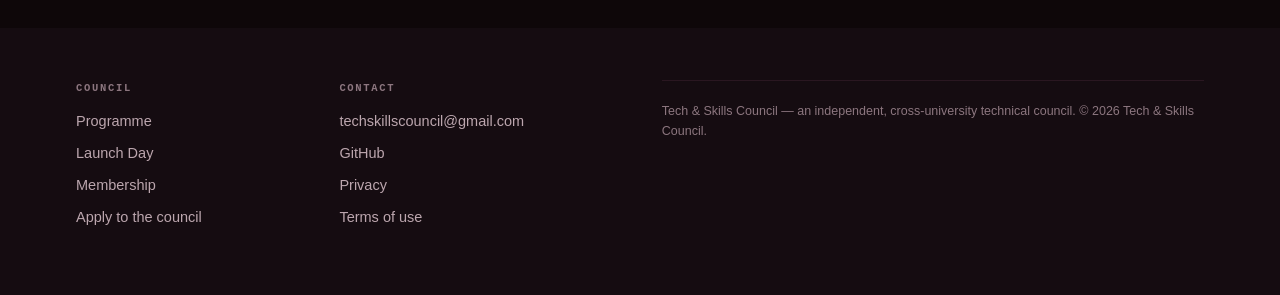
<file: thanks.html>
<!doctype html>
<html lang="en">
<head>
<meta charset="utf-8">
<meta name="viewport" content="width=device-width, initial-scale=1">
<meta http-equiv="Content-Security-Policy" content="default-src 'self'; base-uri 'self'; object-src 'none'; img-src 'self' data:; style-src 'self' 'unsafe-inline' https://fonts.googleapis.com; font-src 'self' https://fonts.gstatic.com; script-src 'self' 'unsafe-inline'; form-action 'self'">
<title>Thanks — Tech &amp; Skills Council</title>
<meta name="description" content="Your submission to the Tech & Skills Council has been received.">
<meta name="theme-color" content="#8C1D40">
<meta name="robots" content="noindex">
<link rel="icon" href="assets/img/favicon.svg" type="image/svg+xml">
<link rel="preconnect" href="https://fonts.googleapis.com">
<link rel="preconnect" href="https://fonts.gstatic.com" crossorigin>
<link rel="stylesheet" href="https://fonts.googleapis.com/css2?family=Archivo:wght@600;700;800;900&family=IBM+Plex+Mono:wght@400;500&display=swap">
<link rel="stylesheet" href="assets/css/main.css">
</head>
<body>

<nav class="nav">
  <div class="wrap">
    <a class="nav-logo" href="index.html" aria-label="Tech and Skills Council — home">
      <svg viewBox="0 0 64 64" aria-hidden="true">
        <path d="M18 8 H8 V56 H18" fill="none" stroke="#FFC627" stroke-width="5" stroke-linecap="square"/>
        <path d="M46 8 H56 V56 H46" fill="none" stroke="#FFC627" stroke-width="5" stroke-linecap="square"/>
        <rect x="22" y="41" width="22" height="7" fill="#FFFFFF"/>
        <rect x="22" y="30" width="16" height="7" fill="#FFFFFF"/>
        <rect x="22" y="19" width="10" height="7" fill="#FFFFFF"/>
      </svg>
      <span>Tech &amp; Skills Council</span>
    </a>
    <div class="nav-links">
      <a href="index.html#programme">Programme</a>
      <a href="index.html#launch">Launch Day</a>
      <a href="index.html#faq">FAQ</a>
      <a class="btn" href="launch.html">Register for Launch Day</a>
    </div>
  </div>
</nav>

<header class="hero" style="padding:64px 0 44px">
  <div class="wrap">
    <div class="hero-tag">
      <span class="tag solid">A cross-university technical council</span>
      <span class="tag gold" id="thanks-tag">Received</span>
    </div>
    <h1 class="hero-title" id="thanks-title" style="font-size:clamp(36px,7vw,72px)">Thanks.</h1>
    <p class="hero-lede" id="thanks-lede">Your submission has been received.</p>
    <p class="hero-note" id="thanks-note"></p>
  </div>
</header>

<main>
<section>
  <div class="wrap">
    <div class="sec-head">
      <span class="eyebrow">What happens next</span>
      <h2 id="next-head" style="font-size:clamp(26px,4vw,38px)">While you wait</h2>
    </div>
    <div class="grid-3" id="next-cells">
      <div class="cell"><span class="num">01</span><h3>Check your inbox</h3><p>The council reviews submissions by hand and reaches out from <b style="color:var(--gold);font-weight:400">techskillscouncil@gmail.com</b> — the joining link comes from there, so check your spam folder if you don't see it.</p></div>
      <div class="cell"><span class="num">02</span><h3>No need to resubmit</h3><p>One submission per email address is all that's needed. Submitting again won't move you up any list.</p></div>
      <div class="cell"><span class="num">03</span><h3>Bring someone along</h3><p>If a friend on the same pathway hasn't applied yet, this is the moment — the founding cohort is still forming.</p></div>
    </div>
  </div>
</section>

<section>
  <div class="wrap split">
    <div>
      <div class="sec-head">
        <span class="eyebrow">The pathway, in short</span>
        <h2 style="font-size:clamp(26px,4vw,38px)">Why this council exists</h2>
      </div>
      <p class="hero-lede" style="font-size:16px">
        The pathway programme gives students at partner universities a real route to further study abroad —
        coursework, credit recognition, and eventually transfer or a master's route. What it doesn't come
        with is the room: a peer cohort on the same route, and the applied technical practice that coursework
        assumes but rarely gets built by a home-campus curriculum alone.
      </p>
      <p class="hero-lede" style="font-size:16px">
        That's what the council adds — standing skill tracks, weekly build nights, a guided certification pipeline,
        and a portfolio you actually ship, alongside people making the same transition.
      </p>
    </div>
    <div class="stat-row" style="grid-template-columns:1fr">
      <div class="stat"><div class="k">4</div><div class="v">Partner universities on the pathway — Anurag University, Chitkara University, Rajalakshmi Engineering College, Shiv Nadar University</div></div>
      <div class="stat"><div class="k">$0</div><div class="v">Cost to members — membership, tracks and Launch Day are free</div></div>
    </div>
  </div>
</section>

<section style="border-bottom:none">
  <div class="wrap" style="display:flex;flex-wrap:wrap;gap:14px;align-items:center">
    <a class="btn big" href="index.html#programme">Read the full programme</a>
    <a class="btn big ghost" href="index.html">Back to the site</a>
  </div>
</section>
</main>

<footer>
  <div class="wrap">
    <div class="f-col">
      <h5>Council</h5>
      <a href="index.html#programme">Programme</a>
      <a href="index.html#launch">Launch Day</a>
      <a href="index.html#tiers">Membership</a>
      <a href="council.html">Apply to the council</a>
    </div>
    <div class="f-col">
      <h5>Contact</h5>
      <a href="mailto:techskillscouncil@gmail.com">techskillscouncil@gmail.com</a>
      <a href="https://github.com/tech-skills-council">GitHub</a>
      <a href="privacy.html">Privacy</a>
      <a href="terms.html">Terms of use</a>
    </div>
    <p class="f-legal">
      Tech &amp; Skills Council — an independent, cross-university technical council.
      © <span id="year">2026</span> Tech &amp; Skills Council.
    </p>
  </div>
</footer>

<script src="config.js"></script>
<script src="assets/js/main.js"></script>
<script>
  (function () {
    var params = new URLSearchParams(window.location.search);
    var kind = params.get('for') === 'council' ? 'council' : 'launch';
    var email = (params.get('email') || '').slice(0, 160);
    var dup = params.get('dup') === '1';

    var titleEl = document.getElementById('thanks-title');
    var ledeEl = document.getElementById('thanks-lede');
    var noteEl = document.getElementById('thanks-note');
    var tagEl = document.getElementById('thanks-tag');
    var nextHead = document.getElementById('next-head');

    if (dup) {
      titleEl.textContent = 'Already on the list.';
      ledeEl.textContent = 'That email address is already registered — nothing more to do.';
      tagEl.textContent = 'Already registered';
    } else if (kind === 'council') {
      titleEl.textContent = 'Thanks for applying.';
      ledeEl.textContent = 'Your council application has been received' +
        (email ? ' for ' + email : '') + '. The board reads every written answer before the next round.';
      nextHead.textContent = 'While the board reads your application';
    } else {
      var cfg = window.TSC_CONFIG || {};
      var when = cfg.LAUNCH_DATE_LABEL || '';
      titleEl.textContent = "You're registered.";
      ledeEl.textContent = 'Your Launch Day registration is in' +
        (email ? ', ' + email : '') + '. ' +
        (when
          ? 'Orientation is ' + when + (cfg.LAUNCH_TIME_LABEL ? ', ' + cfg.LAUNCH_TIME_LABEL : '') + '. It runs online — the joining link is emailed to you before the session.'
          : "Orientation has moved to next week while exams wrap up across campuses — we'll email the exact date and time as soon as it's confirmed.");
      tagEl.textContent = 'Registered';
      nextHead.textContent = when ? 'Before the day' : 'While you wait for the date';
      if (noteEl) {
        noteEl.textContent = 'Online, roughly two hours. Nothing to prepare, nothing to install.';
      }
    }
  })();
</script>
</body>
</html>
</file>
<file: assets/css/main.css>
/* ============================================================
   Tech & Skills Council — site styles
   Palette: deep maroon #8C1D40 · gold #FFC627 · black · white
   Type: Archivo (display)
         Arial/Helvetica stack (body)
   ============================================================ */

:root{
  --ground:#0E0709;
  --ground-2:#150C11;
  --surface:#1C1017;
  --surface-2:#25141D;
  --line:#3A212C;
  --line-soft:#2A1721;

  --maroon:#8C1D40;
  --maroon-lift:#B32651;
  --gold:#FFC627;
  --gold-dim:#C99A1E;

  --text:#F7F2F4;
  --muted:#BCA6AE;
  --muted-dim:#8C767F;

  --display:'Archivo','Helvetica Neue',Arial,sans-serif;
  --body:Arial,Helvetica,'Liberation Sans',sans-serif;
  --mono:'IBM Plex Mono',ui-monospace,Menlo,monospace;

  --wrap:1180px;
  --nav-h:68px;
}

*{box-sizing:border-box}
html{scroll-behavior:smooth}

body{
  margin:0;background:var(--ground);color:var(--text);
  font-family:var(--body);font-size:16.5px;line-height:1.6;
  -webkit-font-smoothing:antialiased;overflow-x:hidden;
}
body.is-loading{overflow:hidden}

img,svg{max-width:100%}
a{color:var(--gold);text-decoration:none}
a:hover{color:#fff}
:focus-visible{outline:2px solid var(--gold);outline-offset:3px}

/* 800 rather than 900 — Archivo Black reads as a shout at display sizes; the
   semibold cut keeps the same authority with a calmer, more formal colour. */
h1,h2,h3,h4{font-family:var(--display);font-weight:800;margin:0;letter-spacing:-.028em;text-wrap:balance;text-transform:uppercase}
p{margin:0}

.wrap{max-width:var(--wrap);margin:0 auto;padding:0 26px}
.eyebrow{font-family:var(--mono);font-size:11px;letter-spacing:.2em;text-transform:uppercase;color:var(--gold)}
.muted{color:var(--muted)}

/* ---------- loader ---------- */
#loader{
  position:fixed;inset:0;z-index:120;background:var(--maroon);
  display:flex;align-items:center;justify-content:center;flex-direction:column;gap:26px;
}
#loader .mark{width:132px;height:132px}
#loader .bar{opacity:0;animation:barIn .32s ease forwards}
#loader .bar:nth-of-type(1){animation-delay:.30s}
#loader .bar:nth-of-type(2){animation-delay:.46s}
#loader .bar:nth-of-type(3){animation-delay:.62s}
#loader .bracket{stroke-dasharray:120;stroke-dashoffset:120;animation:draw .55s cubic-bezier(.7,0,.3,1) forwards}
#loader .bracket:nth-of-type(2){animation-delay:.1s}
#loader .word{
  font-family:var(--display);font-weight:900;text-transform:uppercase;
  font-size:clamp(19px,3.4vw,26px);letter-spacing:.16em;color:#fff;
  opacity:0;animation:fadeUp .5s ease .82s forwards;
}
@keyframes draw{to{stroke-dashoffset:0}}
@keyframes barIn{from{opacity:0;transform:translateX(-16px)}to{opacity:1;transform:none}}
@keyframes fadeUp{from{opacity:0;transform:translateY(10px)}to{opacity:1;transform:none}}
#loader.done{transform:translateY(-100%);transition:transform .7s cubic-bezier(.76,0,.24,1)}

/* ---------- nav ---------- */
.nav{
  position:sticky;top:0;z-index:60;height:var(--nav-h);
  display:flex;align-items:center;
  background:rgba(14,7,9,.86);backdrop-filter:blur(10px);
  border-bottom:1px solid var(--line-soft);
}
.nav .wrap{display:flex;align-items:center;justify-content:space-between;gap:20px;width:100%}
.nav-logo{display:flex;align-items:center;gap:11px;color:var(--text)}
.nav-logo svg{width:30px;height:30px}
.nav-logo span{font-family:var(--display);font-weight:900;font-size:15px;letter-spacing:-.01em;text-transform:uppercase}
.nav-links{display:flex;align-items:center;gap:24px}
.nav-links a{
  font-family:var(--mono);font-size:11.5px;letter-spacing:.14em;text-transform:uppercase;color:var(--muted);
}
.nav-links a:hover{color:var(--gold)}
/* `.nav-links a` (0,2,0) outranks `.btn` (0,1,0), so without this the nav CTA
   renders muted-pink on gold — about 1.9:1, unreadable. Restate at equal reach. */
.nav-links a.btn{color:#111}
.nav-links a.btn:hover{color:var(--gold)}
.nav-links a.btn.ghost{color:var(--gold)}
.nav-links a.btn.ghost:hover{color:#111}
.btn{
  display:inline-flex;align-items:center;gap:9px;
  font-family:var(--display);font-weight:800;font-size:13.5px;letter-spacing:.05em;text-transform:uppercase;
  padding:11px 20px;border:2px solid var(--gold);color:#111;background:var(--gold);
  transition:background .18s ease,color .18s ease,transform .18s ease;
}
.btn:hover{background:transparent;color:var(--gold);transform:translateY(-1px)}
.btn.ghost{background:transparent;color:var(--gold)}
.btn.ghost:hover{background:var(--gold);color:#111}
.btn.big{font-size:16px;padding:16px 30px}
@media(max-width:860px){.nav-links a:not(.btn){display:none}}
/* At phone widths the wordmark wrapped to two lines and crowded the CTA. */
@media(max-width:520px){
  .nav .wrap{padding:0 16px;gap:12px}
  .nav-logo span{font-size:13px;line-height:1.15;max-width:11ch}
  .nav-logo svg{width:26px;height:26px}
  .nav-links .btn{padding:10px 14px;font-size:12px;white-space:nowrap}
}

/* ---------- hero ---------- */
.hero{
  position:relative;padding:104px 0 84px;
  background:
    radial-gradient(105% 120% at 88% -18%,rgba(140,29,64,.50) 0%,rgba(140,29,64,0) 62%),
    var(--ground);
  border-bottom:1px solid var(--line);
}
/* A single hairline rule anchoring the hero to the page — quiet, not loud. */
.hero::after{
  content:"";position:absolute;left:0;right:0;bottom:-1px;height:1px;
  background:linear-gradient(90deg,var(--gold) 0%,rgba(255,198,39,.28) 22%,rgba(255,198,39,0) 62%);
}
.hero .wrap{display:flex;flex-direction:column;gap:0}

.hero-kicker{
  font-family:var(--mono);font-size:11px;letter-spacing:.24em;text-transform:uppercase;
  color:var(--gold);padding-bottom:22px;margin-bottom:30px;
  border-bottom:1px solid var(--line);
}

.hero-tag{display:flex;flex-wrap:wrap;gap:9px}
.tag{
  font-family:var(--mono);font-size:10.5px;letter-spacing:.16em;text-transform:uppercase;
  padding:6px 11px;border:1px solid var(--line);color:var(--muted);
}
.tag.solid{background:var(--maroon);border-color:var(--maroon);color:#fff}
.tag.gold{border-color:rgba(255,198,39,.55);color:var(--gold)}

h1.hero-title{
  font-size:clamp(44px,8.4vw,104px);line-height:.94;letter-spacing:-.035em;
  font-weight:800;
}
h1.hero-title .gold{color:var(--gold);display:block}

.hero-motto{
  display:flex;align-items:center;gap:18px;
  margin-top:24px;
  font-family:var(--mono);font-size:12px;letter-spacing:.28em;text-transform:uppercase;
  color:var(--muted);
}
.hero-motto::before{
  content:"";width:56px;height:1px;background:var(--gold);flex:0 0 auto;
}

.hero-lede{font-size:clamp(16.5px,1.5vw,19px);line-height:1.7;max-width:62ch;color:var(--muted);margin-top:26px}
.hero-lede b{font-weight:400;color:var(--gold)}

.hero-cta{display:flex;flex-wrap:wrap;gap:14px;align-items:center;margin-top:34px}
.hero-note{font-family:var(--mono);font-size:11.5px;letter-spacing:.08em;color:var(--muted-dim)}

/* Institutional meta strip — the formal register of a programme masthead. */
.hero-meta{
  display:grid;grid-template-columns:repeat(auto-fit,minmax(210px,1fr));
  gap:0 34px;margin:46px 0 0;padding-top:26px;border-top:1px solid var(--line);
}
.hero-meta>div{padding:10px 0}
.hero-meta dt{
  font-family:var(--mono);font-size:10px;letter-spacing:.2em;text-transform:uppercase;
  color:var(--muted-dim);margin-bottom:7px;
}
.hero-meta dd{margin:0;font-size:14.5px;line-height:1.5;color:var(--text)}
@media(max-width:640px){
  .hero{padding:72px 0 60px}
  .hero-meta{gap:0 20px;margin-top:36px}
}

/* ---------- ticker ---------- */
/* Restrained: a hairline band in the council's own surface colour rather than
   a solid gold shout, so the masthead above it stays the loudest thing. */
.ticker{
  background:var(--ground-2);color:var(--muted);overflow:hidden;
  border-bottom:1px solid var(--line-soft);
}
.ticker-track{display:flex;gap:0;width:max-content;animation:slide 52s linear infinite}
.ticker span{
  font-family:var(--mono);font-weight:400;font-size:11.5px;letter-spacing:.2em;text-transform:uppercase;
  padding:14px 20px;white-space:nowrap;
}
@keyframes slide{from{transform:translateX(0)}to{transform:translateX(-50%)}}
@media(prefers-reduced-motion:reduce){.ticker-track{animation:none}}

/* ---------- sections ---------- */
section{padding:78px 0;border-bottom:1px solid var(--line-soft)}
.sec-head{display:flex;flex-direction:column;gap:12px;margin-bottom:36px;max-width:70ch}
.sec-head h2{font-size:clamp(30px,5vw,52px);line-height:.98}
.sec-head p{color:var(--muted);font-size:17px}

.grid-3{display:grid;grid-template-columns:repeat(auto-fit,minmax(268px,1fr));gap:1px;background:var(--line);border:1px solid var(--line)}
.cell{background:var(--surface);padding:28px;display:flex;flex-direction:column;gap:11px;transition:background .2s ease}
.cell:hover{background:var(--surface-2)}
.cell h3{font-size:19px}
.cell p{color:var(--muted);font-size:15px}
.cell .num{font-family:var(--display);font-weight:900;font-size:15px;color:var(--gold)}

.split{display:grid;grid-template-columns:1.1fr .9fr;gap:46px;align-items:start}
@media(max-width:900px){.split{grid-template-columns:1fr;gap:32px}}

ul.ticks{list-style:none;margin:0;padding:0;display:flex;flex-direction:column;gap:13px}
ul.ticks li{position:relative;padding-left:30px;font-size:16px}
ul.ticks li::before{
  content:"";position:absolute;left:0;top:8px;width:13px;height:13px;
  border:2px solid var(--gold);
}
ul.ticks li b{font-weight:400;color:var(--gold)}

.stat-row{display:grid;grid-template-columns:repeat(auto-fit,minmax(150px,1fr));gap:1px;background:var(--line);border:1px solid var(--line)}
.stat{background:var(--surface);padding:22px 24px;min-width:0}
.stat .k{
  font-family:var(--display);font-weight:900;font-size:34px;color:var(--gold);line-height:1;
  /* Long values must never be hyphen-broken mid-word ("Septem / 2026"). */
  overflow-wrap:normal;word-break:normal;hyphens:none;
}
.stat .v{font-family:var(--mono);font-size:11px;letter-spacing:.14em;text-transform:uppercase;color:var(--muted);margin-top:8px}

/* A stat whose value is prose-length (a full date) takes the whole row and
   steps down to a size that fits it on one or two clean lines at any width. */
.stat.stat-wide{grid-column:1/-1}
.stat .k-date{
  font-size:clamp(23px,3.2vw,34px);line-height:1.08;letter-spacing:-.02em;
  text-wrap:balance;
}

.fineprint{
  margin-top:18px;padding-top:16px;border-top:1px solid var(--line-soft);
  font-size:13.5px;line-height:1.55;color:var(--muted-dim);max-width:56ch;
}

/* timeline */
.beats{display:flex;flex-direction:column;border:1px solid var(--line)}
.beat{display:grid;grid-template-columns:120px 1fr;border-bottom:1px solid var(--line-soft);background:var(--surface)}
.beat:last-child{border-bottom:none}
.beat .t{
  font-family:var(--mono);font-size:12.5px;color:var(--gold);padding:22px 20px;
  border-right:1px solid var(--line-soft);letter-spacing:.06em;
}
.beat .c{padding:22px 24px;display:flex;flex-direction:column;gap:6px}
.beat h4{font-size:17px}
.beat p{color:var(--muted);font-size:15px}
@media(max-width:640px){.beat{grid-template-columns:88px 1fr}.beat .t{padding:16px 12px;font-size:11.5px}}

/* faq */
details{border:1px solid var(--line);background:var(--surface);margin-bottom:10px}
details[open]{background:var(--surface-2)}
summary{
  cursor:pointer;list-style:none;padding:18px 22px;
  font-family:var(--display);font-weight:800;font-size:16.5px;text-transform:uppercase;letter-spacing:-.01em;
  display:flex;justify-content:space-between;gap:16px;align-items:center;
}
summary::-webkit-details-marker{display:none}
summary::after{content:"+";color:var(--gold);font-size:22px;line-height:1}
details[open] summary::after{content:"–"}
details p{padding:0 22px 20px;color:var(--muted);font-size:15.5px;max-width:74ch}

/* cta band */
.band{
  background:var(--maroon);
  background-image:linear-gradient(105deg,var(--maroon) 0%,#6E1633 100%);
  padding:64px 0;border-bottom:none;
}
.band .wrap{display:flex;flex-wrap:wrap;gap:28px;align-items:center;justify-content:space-between}
.band h2{font-size:clamp(30px,5.4vw,56px);line-height:.95;color:#fff}
.band h2 span{color:var(--gold);display:block}
.band p{color:#F2DDE4;max-width:46ch;margin-top:12px}

/* footer */
footer{padding:52px 0 66px;background:var(--ground-2)}
footer .wrap{display:flex;flex-wrap:wrap;gap:30px;justify-content:space-between}
.f-col{display:flex;flex-direction:column;gap:9px;font-size:14.5px;color:var(--muted)}
.f-col h5{font-family:var(--mono);font-size:10.5px;letter-spacing:.16em;text-transform:uppercase;color:var(--muted-dim);margin:0 0 4px}
.f-col a{color:var(--muted)}
.f-col a:hover{color:var(--gold)}
.f-legal{width:100%;border-top:1px solid var(--line-soft);padding-top:20px;font-size:12.5px;color:var(--muted-dim);max-width:78ch}

/* ---------- reveal ---------- */
.reveal{opacity:1;transform:none;transition:opacity .6s ease,transform .6s cubic-bezier(.2,.7,.3,1)}
.js .reveal{opacity:0;transform:translateY(18px)}
.js .reveal.in{opacity:1;transform:none}
@media(prefers-reduced-motion:reduce){
  .js .reveal{opacity:1;transform:none}
  *{animation-duration:.001ms!important;transition-duration:.001ms!important}
}

/* ---------- forms (enrol page) ---------- */
.form-wrap{max-width:720px}
.field{display:flex;flex-direction:column;gap:7px;margin-bottom:20px}
/* Field captions only. Scoped to direct children so it never reaches labels
   nested inside a field — radio cards, checkbox lines — which are body copy,
   not captions, and were previously being rendered as spaced-out capitals. */
.field>label{font-family:var(--mono);font-size:11px;letter-spacing:.14em;text-transform:uppercase;color:var(--muted)}
/* Text-entry controls only. Radios and checkboxes must be excluded: they are
   native-sized controls, and width:100% makes each one span the whole field,
   which collapsed the radio-card text to zero width. */
.field input:not([type="radio"]):not([type="checkbox"]),.field select,.field textarea{
  background:var(--surface);border:1px solid var(--line);color:var(--text);
  font-family:var(--body);font-size:16px;padding:13px 14px;width:100%;
}
.field input:focus,.field select:focus,.field textarea:focus{border-color:var(--gold);outline:none}
.field .hint{font-size:13px;color:var(--muted-dim)}
.field.invalid input,.field.invalid select{border-color:#E5484D}
.field .err{font-size:13px;color:#FF8A8E;display:none}
.field.invalid .err{display:block}
.hp{position:absolute;left:-9999px;width:1px;height:1px;overflow:hidden}
.checkline{display:flex;gap:11px;align-items:flex-start;font-size:14.5px;color:var(--muted)}
.checkline input{width:18px;height:18px;margin-top:2px;flex:0 0 auto;accent-color:var(--gold)}
.checkline label{font-family:var(--body);font-size:15px;letter-spacing:normal;text-transform:none;
  line-height:1.5;color:var(--muted);cursor:pointer}
.form-status{margin-top:18px;padding:16px 18px;border:1px solid var(--line);background:var(--surface);font-size:15px;display:none}
.form-status.show{display:block}
.form-status.ok{border-color:var(--gold);color:var(--text)}
.form-status.bad{border-color:#E5484D;color:#FFC9CB}

/* ============================================================
   Added sections
   ============================================================ */

/* calendar */
.cal{display:grid;grid-template-columns:repeat(auto-fit,minmax(240px,1fr));gap:1px;background:var(--line);border:1px solid var(--line)}
.cal .m{background:var(--surface);padding:18px 20px;display:flex;flex-direction:column;gap:6px}
.cal .m .mo{font-family:var(--mono);font-size:11px;letter-spacing:.16em;text-transform:uppercase;color:var(--gold)}
.cal .m p{font-size:14.5px;color:var(--muted)}
.cal .m.flag{background:var(--surface-2);border-left:3px solid var(--gold)}

/* roadmap */
.road{display:grid;grid-template-columns:repeat(auto-fit,minmax(260px,1fr));gap:20px}
.yr{border-top:4px solid var(--maroon-lift);padding-top:16px;display:flex;flex-direction:column;gap:10px}
.yr h3{font-size:20px}
.yr .tag-y{font-family:var(--mono);font-size:11px;letter-spacing:.16em;color:var(--gold);text-transform:uppercase}
.yr ul{margin:0;padding-left:18px;display:flex;flex-direction:column;gap:7px;font-size:14.5px;color:var(--muted)}
.yr ul li::marker{color:var(--maroon-lift)}

/* badging */
.badges{display:grid;grid-template-columns:repeat(auto-fit,minmax(260px,1fr));gap:1px;background:var(--line);border:1px solid var(--line)}
.bd{background:var(--surface);padding:24px;display:flex;flex-direction:column;gap:10px}
.bd .pill{
  align-self:flex-start;font-family:var(--mono);font-size:10.5px;letter-spacing:.14em;text-transform:uppercase;
  padding:5px 10px;border:1px solid var(--gold);color:var(--gold);
}
.bd .pill.solid{background:var(--gold);color:#111;border-color:var(--gold)}
.bd h4{font-size:17px}
.bd p{margin:0;font-size:14.5px;color:var(--muted)}

/* posters */
.posters{display:grid;grid-template-columns:repeat(auto-fit,minmax(280px,1fr));gap:26px}
.poster{display:flex;flex-direction:column;gap:12px}
.poster img{
  width:100%;height:auto;display:block;border:1px solid var(--line);
  background:#fff;transition:transform .25s ease;
}
.poster a:hover img{transform:translateY(-3px)}
.poster .cap{display:flex;justify-content:space-between;align-items:baseline;gap:12px;flex-wrap:wrap}
.poster .cap h4{font-size:16px;text-transform:uppercase}
.poster .cap span{font-family:var(--mono);font-size:11px;letter-spacing:.1em;color:var(--muted-dim);text-transform:uppercase}

/* two-door CTA */
.doors{display:grid;grid-template-columns:repeat(auto-fit,minmax(300px,1fr));gap:1px;background:var(--line);border:1px solid var(--line)}
.door{background:var(--surface);padding:32px;display:flex;flex-direction:column;gap:14px;transition:background .2s ease}
.door:hover{background:var(--surface-2)}
.door .eyebrow{color:var(--gold)}
.door h3{font-size:26px}
.door p{margin:0;color:var(--muted);font-size:15.5px;flex-grow:1}
.door .btn{align-self:flex-start;margin-top:6px}

/* form extras */
.form-intro{max-width:66ch;color:var(--muted);font-size:16px;margin-bottom:30px}
fieldset{border:1px solid var(--line);background:var(--surface);padding:24px;margin:0 0 24px;display:block}
legend{
  font-family:var(--display);font-weight:800;font-size:13px;letter-spacing:.14em;text-transform:uppercase;
  color:var(--gold);padding:0 10px;
}
.field textarea{resize:vertical;min-height:96px;font-family:var(--body)}
.counter{font-family:var(--mono);font-size:11px;color:var(--muted-dim);text-align:right}
.radio-grid{display:grid;grid-template-columns:repeat(auto-fit,minmax(240px,1fr));gap:10px}

/* A radio card is a <label> inside .field, so it inherits the small mono
   uppercase letter-spaced treatment meant for field captions. Left alone that
   renders sentence-length card copy as spaced-out capitals that overflow the
   card. Everything the caption rule sets is reset here explicitly. */
.field .radio-card{
  border:1px solid var(--line);padding:13px 15px;display:flex;gap:11px;align-items:flex-start;
  font-family:var(--body);font-size:14.5px;letter-spacing:normal;text-transform:none;
  line-height:1.45;color:var(--muted);cursor:pointer;min-width:0;
  transition:border-color .15s ease,background .15s ease;
}
.field .radio-card:hover{border-color:var(--maroon-lift)}
.field .radio-card input{width:17px;height:17px;margin-top:2px;accent-color:var(--gold);flex:0 0 auto}
.field .radio-card>span{flex:1 1 auto;min-width:0;overflow-wrap:break-word}
.field .radio-card b{
  display:block;font-family:var(--body);font-size:15px;letter-spacing:normal;
  text-transform:none;color:var(--text);font-weight:600;margin-bottom:3px;
}
.field .radio-card.checked{border-color:var(--gold);background:var(--surface-2)}
.field .radio-card:focus-within{border-color:var(--gold);outline:2px solid var(--gold);outline-offset:2px}
.req{color:var(--gold)}

/* ============================================================
   Responsive hardening — 11 September 2026
   Audited across 320 → 1920px on all four pages.
   ============================================================ */

/* ------------------------------------------------------------
   1. Auto-fit grids must never demand more width than they have
   ------------------------------------------------------------
   `minmax(300px, 1fr)` is a *hard floor*: below 300px of available
   space the column still claims 300px and the whole grid pushes past
   the viewport. At 320px the wrap leaves 268px, so every grid with a
   floor above that overflowed the page — the two-door CTA was doing it
   by 32px. `min(<floor>, 100%)` keeps the intended multi-column
   behaviour on wide screens and lets the column collapse gracefully
   instead of overflowing on narrow ones. */
.grid-3     {grid-template-columns:repeat(auto-fit,minmax(min(268px,100%),1fr))}
.doors      {grid-template-columns:repeat(auto-fit,minmax(min(300px,100%),1fr))}
.posters    {grid-template-columns:repeat(auto-fit,minmax(min(280px,100%),1fr))}
.cal        {grid-template-columns:repeat(auto-fit,minmax(min(240px,100%),1fr))}
.road       {grid-template-columns:repeat(auto-fit,minmax(min(260px,100%),1fr))}
.badges     {grid-template-columns:repeat(auto-fit,minmax(min(260px,100%),1fr))}
.radio-grid {grid-template-columns:repeat(auto-fit,minmax(min(240px,100%),1fr))}
.stat-row   {grid-template-columns:repeat(auto-fit,minmax(min(150px,100%),1fr))}
.hero-meta  {grid-template-columns:repeat(auto-fit,minmax(min(210px,100%),1fr))}

/* ------------------------------------------------------------
   2. Touch targets
   ------------------------------------------------------------
   Checkboxes and radios rendered at 17–18px — under half the 44px
   touch guideline, and these gate consent and team choice, so a missed
   tap costs a submission. Enlarged on coarse pointers only, so mouse
   users keep the tighter visual. */
@media (pointer: coarse){
  .field input[type="checkbox"],
  .field input[type="radio"],
  .checkline input,
  .field .radio-card input{width:22px;height:22px;margin-top:0}
  .checkline{align-items:center;gap:13px}
  .field .radio-card{padding:15px}
  /* give every standalone link a real target without changing the type */
  footer .f-col a,
  main p > a{display:inline-block;padding-block:7px}
  .poster .cap a{display:inline-block;padding-block:10px}
  .nav-logo{padding-block:8px}
}

/* ------------------------------------------------------------
   3. Small-screen legibility
   ------------------------------------------------------------
   The mono label styles bottomed out at 10.5–11px. Uppercase mono at
   that size is the first thing to become unreadable on a phone held at
   arm's length, and these carry real information (the date note, the
   hero tags, section eyebrows). */
@media (max-width:520px){
  .hero-kicker{font-size:12px;letter-spacing:.16em}
  .eyebrow    {font-size:12px;letter-spacing:.16em}
  .hero-note  {font-size:12.5px}
  .tag        {font-size:11.5px;letter-spacing:.1em}
  .stat .v    {font-size:11.5px;letter-spacing:.1em}
  .hero-meta dt{font-size:11px;letter-spacing:.14em}
  .f-legal    {font-size:13px}
  .fineprint  {font-size:14px}
  .field .hint{font-size:13.5px}
}

/* ------------------------------------------------------------
   4. Nav fits at 320px
   ------------------------------------------------------------
   The wordmark plus a long CTA ("Register for Launch Day" on the
   council page) could not both fit and pushed the page sideways.
   Below 420px the mark alone carries the brand — a standard mobile
   masthead — and the CTA keeps its full, unambiguous label. */
@media (max-width:420px){
  .nav-logo span{
    position:absolute;width:1px;height:1px;overflow:hidden;
    clip-path:inset(50%);white-space:nowrap;
  }
  .nav .wrap{padding:0 14px;gap:10px}
  .nav-links .btn{font-size:11.5px;padding:10px 13px;letter-spacing:.03em}
}

/* ------------------------------------------------------------
   5. Section rhythm on phones
   ------------------------------------------------------------
   78px of section padding is a lot of dead scrolling on a 640px-tall
   screen, and the 26px wrap gutter is wider than it needs to be. */
@media (max-width:520px){
  section{padding:52px 0}
  .wrap{padding:0 18px}
  .cell{padding:22px}
  .door{padding:24px}
  .stat{padding:18px 20px}
  .btn.big{font-size:15px;padding:14px 22px;width:100%;justify-content:center}
  .hero-cta{gap:11px}
  .hero-cta .btn.big{width:100%}
}

/* ------------------------------------------------------------
   6. Respect the notch / rounded corners on modern phones
   ------------------------------------------------------------ */
@supports (padding: max(0px)){
  .wrap{
    padding-left:max(18px, env(safe-area-inset-left));
    padding-right:max(18px, env(safe-area-inset-right));
  }
  @media (min-width:521px){
    .wrap{
      padding-left:max(26px, env(safe-area-inset-left));
      padding-right:max(26px, env(safe-area-inset-right));
    }
  }
}

/* ============================================================
   Google sign-in gate (launch / council forms)
   ============================================================ */
.auth-gate{
  border:1px solid var(--line);
  border-left:3px solid var(--gold);
  background:var(--surface);
  padding:26px 26px 28px;
  margin-bottom:30px;
  display:flex;flex-direction:column;gap:12px;align-items:flex-start;
  max-width:720px;
}
.auth-gate h3{font-size:21px;margin:0}
.auth-gate p{color:var(--muted);font-size:15.5px;line-height:1.55;max-width:62ch;margin:0}
.auth-gate p b{color:var(--text);font-weight:400}
.auth-gate .btn{margin-top:6px}
.auth-gate .btn svg{flex:0 0 auto}
.auth-eyebrow{
  font-family:var(--mono);font-size:10.5px;letter-spacing:.16em;text-transform:uppercase;
  color:var(--muted-dim);
}
.auth-eyebrow.ok{color:var(--gold)}
.auth-eyebrow.bad{color:#FF8A8E}
.auth-note{font-size:13px!important;color:var(--muted-dim)!important}

/* A locked identity field should read as settled, not as broken. */
.field input.is-locked{
  background:var(--ground-2);
  color:var(--muted);
  cursor:default;
}
.field input.is-locked:focus{border-color:var(--line)}

@media(max-width:520px){
  .auth-gate{padding:22px 20px}
  .auth-gate .btn{width:100%;justify-content:center}
}

/* ============================================================
   Legal pages (privacy, terms)
   ============================================================ */
.legal{max-width:74ch}
.legal h2{font-size:clamp(22px,3.2vw,29px);margin:44px 0 14px}
.legal h2:first-of-type{margin-top:0}
.legal h3{font-size:17px;margin:26px 0 8px;text-transform:none;letter-spacing:-.01em}
.legal p{color:var(--muted);font-size:16.5px;line-height:1.68;margin-bottom:15px}
.legal p b,.legal li b{color:var(--text);font-weight:400}
.legal ul{margin:0 0 18px;padding-left:20px;display:flex;flex-direction:column;gap:9px}
.legal li{color:var(--muted);font-size:16.5px;line-height:1.6}
.legal li::marker{color:var(--gold)}
.legal a{text-decoration:underline;text-underline-offset:3px}
.legal .updated{
  font-family:var(--mono);font-size:11.5px;letter-spacing:.12em;text-transform:uppercase;
  color:var(--muted-dim);border-top:1px solid var(--line);padding-top:16px;margin-top:44px;
}
.legal .callout{
  border-left:3px solid var(--gold);background:var(--surface);
  padding:18px 20px;margin:0 0 24px;
}
.legal .callout p{margin:0;color:var(--text);font-size:16px}
</file>
